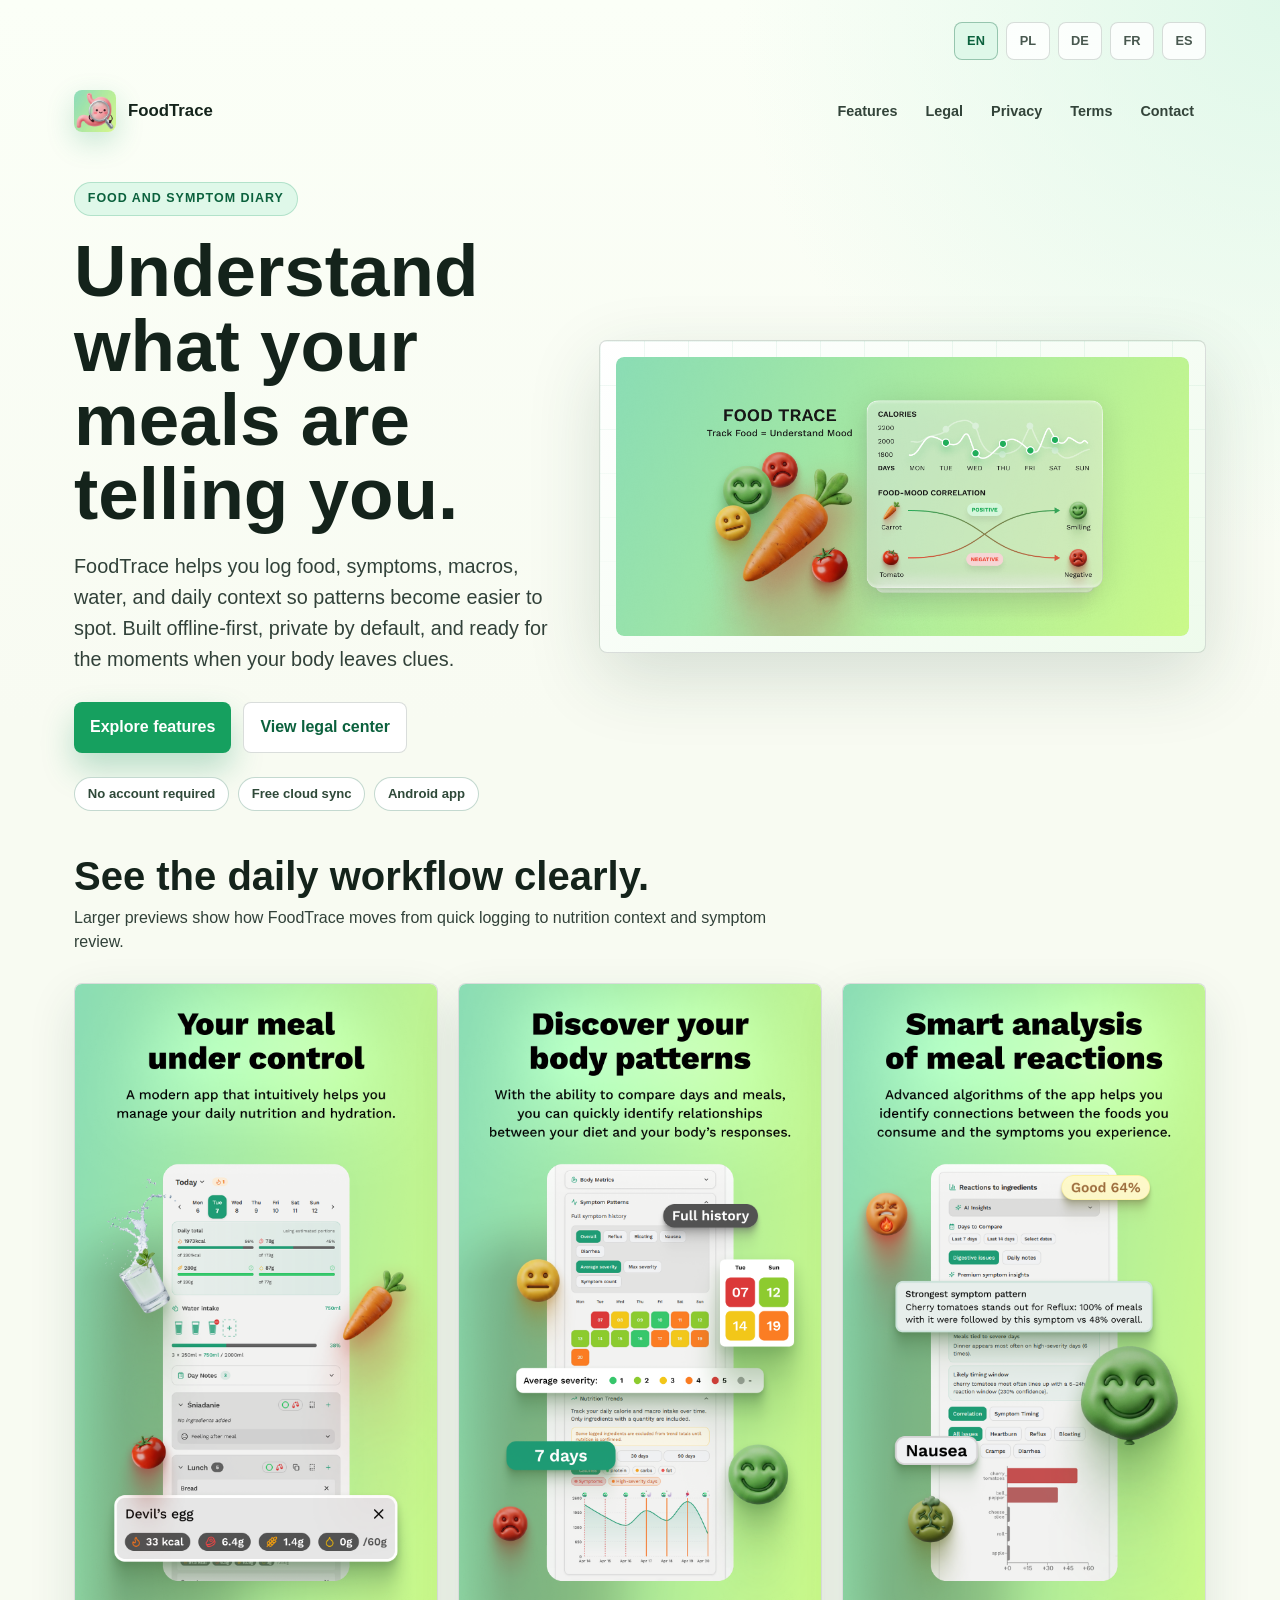
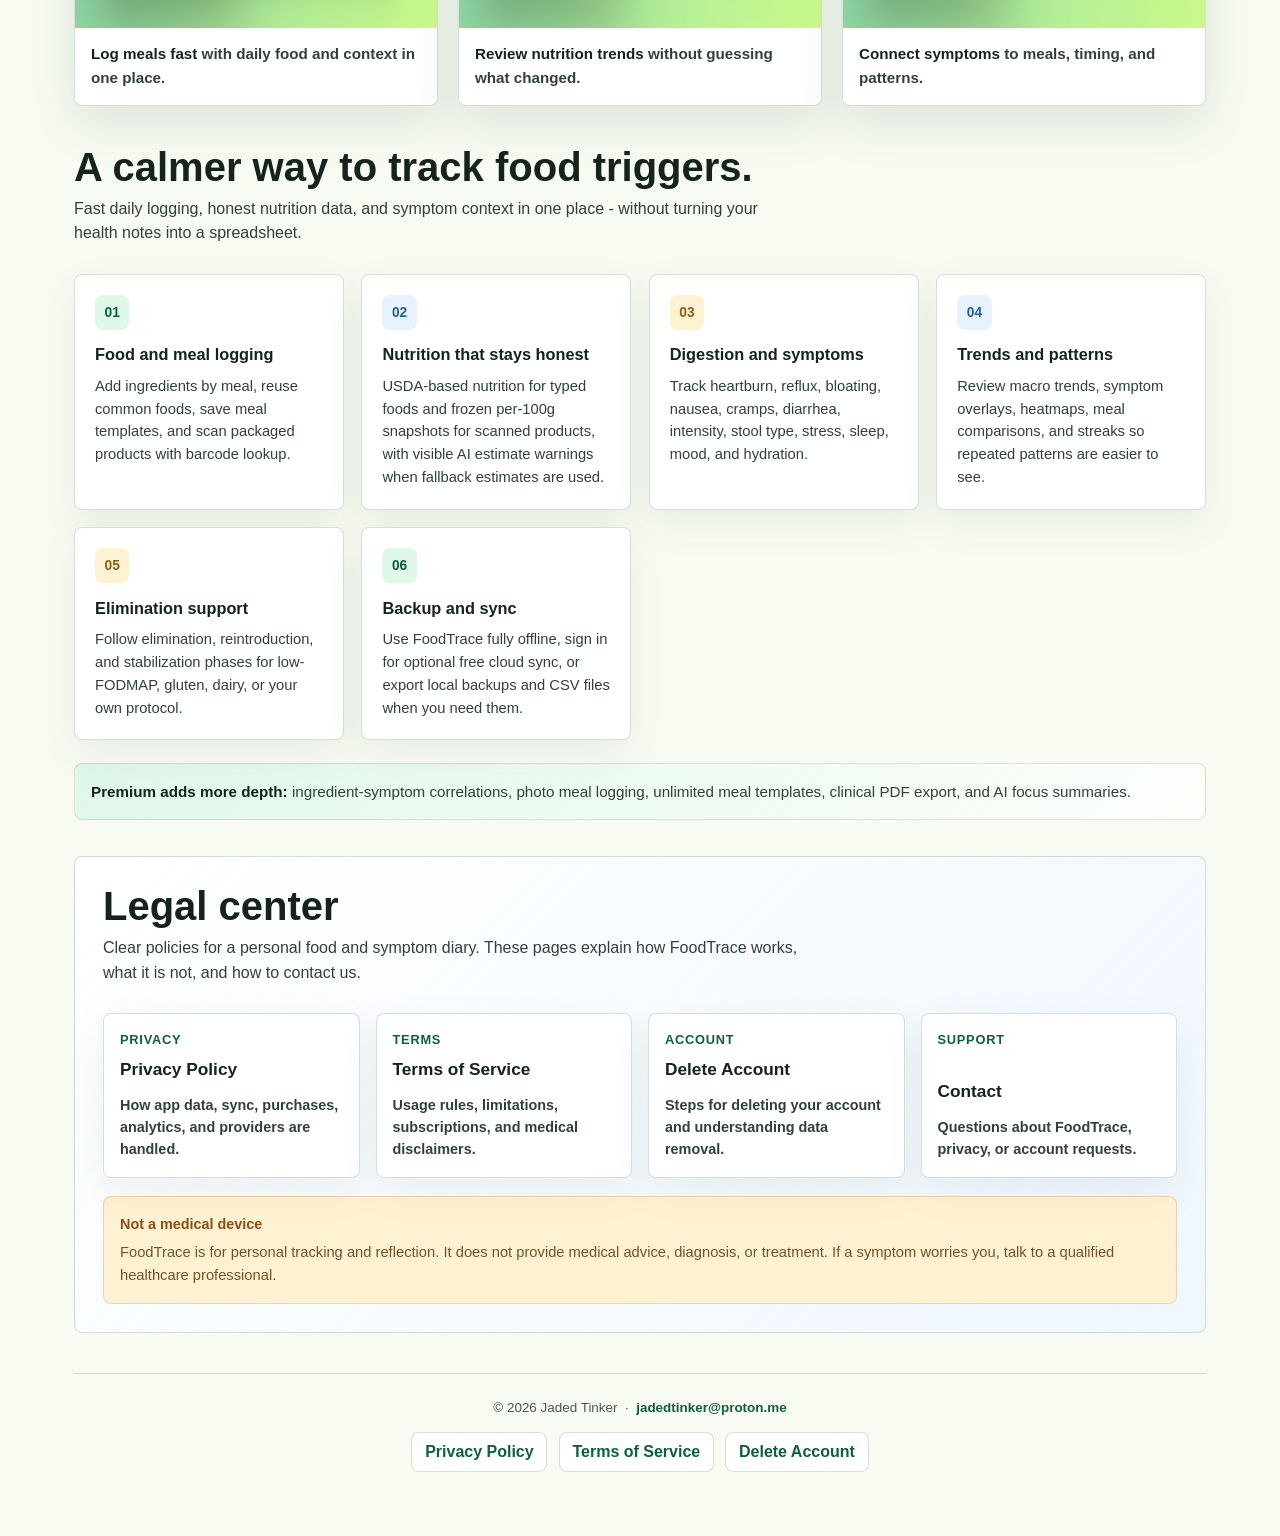
<file: index.html>
<!DOCTYPE html>
<html lang="en">
  <head>
    <meta charset="UTF-8" />
    <meta name="viewport" content="width=device-width, initial-scale=1.0" />
    <title>FoodTrace - Food &amp; symptom diary</title>
    <meta
      name="description"
      content="FoodTrace is an offline-first food and symptom diary. Log meals, macros, hydration, and symptoms to uncover patterns in how food affects you."
    />
    <link rel="icon" type="image/png" href="img/icon.png" />
    <link rel="stylesheet" href="style.css" />
    <script>
      (function () {
        var supported = ["en", "pl", "de", "fr", "es"];
        var param = new URLSearchParams(location.search).get("lang");
        var nav = (navigator.language || navigator.userLanguage || "")
          .split("-")[0]
          .toLowerCase();
        var lang =
          supported.indexOf(param) !== -1
            ? param
            : supported.indexOf(nav) !== -1
              ? nav
              : "en";
        window.SITE_LANG = lang;
        document.documentElement.lang = lang;
      })();
    </script>
    <style>
      :root {
        --home-bg: #f8fbf2;
        --home-ink: #14231b;
        --home-muted: #48584f;
        --home-green: #16a05f;
        --home-green-dark: #0b613d;
        --home-green-soft: #dff8e9;
        --home-blue-soft: #e6f2ff;
        --home-amber-soft: #fff2d2;
        --home-card: #ffffff;
        --home-border: rgba(20, 48, 31, 0.16);
        --home-shadow: 0 24px 72px rgba(28, 69, 47, 0.16);
      }

      body.legal-homepage {
        background: radial-gradient(
            circle at top right,
            rgba(221, 247, 232, 0.92),
            transparent 34rem
          ),
          linear-gradient(180deg, #fbfff7 0%, var(--home-bg) 45rem),
          var(--home-bg);
        color: var(--home-ink);
        line-height: 1.55;
        color-scheme: light;
      }

      .legal-homepage .container {
        max-width: 1180px;
        padding: 1.35rem 1rem 4rem;
      }

      .legal-homepage :where(section) {
        background: transparent;
        border: 0;
        border-radius: 0;
        box-shadow: none;
        padding: 0;
        margin: 0;
      }

      .site-header {
        display: flex;
        align-items: center;
        justify-content: space-between;
        gap: 1rem;
        padding: 0.85rem 0 1.8rem;
        margin: 0;
        border: 0;
        border-radius: 0;
        background: transparent;
        box-shadow: none;
        text-align: left;
      }

      .brand {
        display: inline-flex;
        min-height: 44px;
        align-items: center;
        gap: 0.75rem;
        color: var(--home-ink);
        text-decoration: none;
      }

      .brand:hover {
        text-decoration: none;
      }

      .brand img {
        width: 42px;
        height: 42px;
        border-radius: 8px;
        box-shadow: 0 10px 28px rgba(21, 147, 94, 0.22);
      }

      .brand span {
        font-size: 1.05rem;
        font-weight: 800;
        color: var(--home-ink);
        letter-spacing: 0;
      }

      .site-nav {
        display: flex;
        align-items: center;
        justify-content: flex-end;
        gap: 0.25rem;
        flex-wrap: wrap;
      }

      .site-nav a {
        display: inline-flex;
        min-height: 44px;
        align-items: center;
        padding: 0 0.75rem;
        border-radius: 8px;
        color: #33443a;
        font-size: 0.9rem;
        font-weight: 700;
        text-decoration: none;
      }

      .site-nav a:hover {
        background: rgba(21, 147, 94, 0.09);
        color: var(--home-green-dark);
        text-decoration: none;
      }

      .app-hero {
        display: grid;
        grid-template-columns: minmax(0, 1fr);
        gap: 3rem;
        align-items: center;
        padding: 2.5rem 0 1.5rem;
      }

      .hero-copy {
        max-width: 42rem;
      }

      .eyebrow {
        display: inline-flex;
        align-items: center;
        min-height: 34px;
        padding: 0 0.8rem;
        border: 1px solid rgba(21, 147, 94, 0.22);
        border-radius: 999px;
        background: var(--home-green-soft);
        color: var(--home-green-dark);
        font-size: 0.78rem;
        font-weight: 900;
        letter-spacing: 0.08em;
        text-transform: uppercase;
      }

      .app-hero h1 {
        margin: 1.15rem 0 1.25rem;
        color: var(--home-ink);
        font-size: clamp(2.35rem, 6vw, 4.55rem);
        line-height: 1.02;
        font-weight: 900;
        letter-spacing: 0;
      }

      .hero-lede {
        max-width: 38rem;
        margin: 0 0 1.75rem;
        color: #314139;
        font-size: clamp(1.02rem, 2vw, 1.24rem);
      }

      .hero-actions {
        display: flex;
        flex-wrap: wrap;
        gap: 0.75rem;
        margin: 1.5rem 0;
      }

      .button-link {
        display: inline-flex;
        min-height: 48px;
        align-items: center;
        justify-content: center;
        border-radius: 8px;
        padding: 0.75rem 1rem;
        font-weight: 850;
        text-decoration: none;
      }

      .button-link:hover {
        text-decoration: none;
      }

      .button-link.primary {
        background: var(--home-green);
        color: #ffffff;
        box-shadow: 0 16px 32px rgba(21, 147, 94, 0.28);
      }

      .button-link.secondary {
        border: 1px solid var(--home-border);
        background: #ffffff;
        color: var(--home-green-dark);
      }

      .hero-badges {
        display: flex;
        flex-wrap: wrap;
        gap: 0.55rem;
        margin-top: 1.4rem;
      }

      .hero-badges span {
        display: inline-flex;
        min-height: 34px;
        align-items: center;
        border: 1px solid rgba(11, 97, 61, 0.24);
        border-radius: 999px;
        padding: 0 0.8rem;
        background: #ffffff;
        color: #2f4939;
        font-size: 0.82rem;
        font-weight: 750;
      }

      .hero-panel {
        position: relative;
        padding: 1rem;
        border: 1px solid var(--home-border);
        border-radius: 8px;
        background: linear-gradient(145deg, #ffffff, #eefbec), var(--home-card);
        box-shadow: var(--home-shadow);
        overflow: hidden;
      }

      .hero-panel::before {
        content: "";
        position: absolute;
        inset: 0;
        background: linear-gradient(
            90deg,
            rgba(21, 147, 94, 0.07) 1px,
            transparent 1px
          ),
          linear-gradient(180deg, rgba(21, 147, 94, 0.07) 1px, transparent 1px);
        background-size: 44px 44px;
        mask-image: linear-gradient(180deg, black, transparent 88%);
        pointer-events: none;
      }

      .phone-showcase {
        position: relative;
        display: block;
        z-index: 1;
        overflow: hidden;
        border-radius: 8px;
        background: #dff8e9;
      }

      .feature-graphic {
        display: block;
        width: 100%;
        height: auto;
        border-radius: 8px;
      }

      .screenshot-gallery {
        margin-top: 20px;
      }

      .screenshot-grid {
        display: grid;
        grid-template-columns: repeat(3, minmax(0, 1fr));
        gap: 1.25rem;
      }

      .screenshot-card {
        margin: 0;
        overflow: hidden;
        border: 1px solid var(--home-border);
        border-radius: 8px;
        background: var(--home-card);
        box-shadow: 0 18px 48px rgba(28, 69, 47, 0.12);
      }

      .screenshot-card img {
        display: block;
        width: 100%;
        height: auto;
      }

      .screenshot-card figcaption {
        padding: 0.9rem 1rem 1rem;
        color: #314139;
        font-size: 0.95rem;
        font-weight: 750;
      }

      .screenshot-card strong {
        color: var(--home-ink);
      }

      .section-heading {
        max-width: 44rem;
        margin: 0 0 1.75rem;
      }

      .section-heading h2 {
        margin: 0 0 0.45rem;
        color: var(--home-ink);
        font-size: clamp(1.7rem, 4vw, 2.5rem);
        line-height: 1.08;
        font-weight: 900;
      }

      .section-heading p {
        margin: 0;
        color: #314139;
        font-size: 1rem;
      }

      .features-section {
        margin-top: 20px;
        padding: 1.25rem 0 1rem;
      }

      .features {
        display: grid;
        grid-template-columns: repeat(auto-fit, minmax(230px, 1fr));
        gap: 1.1rem;
      }

      .feature,
      .legal-card {
        border: 1px solid var(--home-border);
        border-radius: 8px;
        background: var(--home-card);
        box-shadow: 0 14px 38px rgba(32, 72, 48, 0.08);
      }

      .feature {
        padding: 1.25rem;
      }

      .feature-kicker {
        display: inline-flex;
        width: 2.15rem;
        height: 2.15rem;
        align-items: center;
        justify-content: center;
        border-radius: 8px;
        background: var(--home-green-soft);
        color: var(--home-green-dark);
        font-size: 0.86rem;
        font-weight: 900;
      }

      .feature:nth-child(2) .feature-kicker,
      .feature:nth-child(4) .feature-kicker {
        background: var(--home-blue-soft);
        color: #236096;
      }

      .feature:nth-child(3) .feature-kicker,
      .feature:nth-child(5) .feature-kicker {
        background: var(--home-amber-soft);
        color: #915d19;
      }

      .feature h3 {
        margin: 0.8rem 0 0.45rem;
        color: var(--home-ink);
        font-size: 1.02rem;
        font-weight: 850;
      }

      .feature p {
        margin: 0;
        color: #314139;
        font-size: 0.92rem;
      }

      .premium-note {
        margin: 1.4rem 0 0;
        border: 1px solid rgba(21, 147, 94, 0.18);
        border-radius: 8px;
        padding: 1rem;
        background: linear-gradient(
          135deg,
          var(--home-green-soft),
          rgba(255, 255, 255, 0.7)
        );
        color: #314139;
        font-size: 0.95rem;
      }

      .premium-note strong {
        color: var(--home-ink);
      }

      .legal-hub {
        margin-top: 20px;
        padding: 1.75rem;
        border: 1px solid var(--home-border);
        border-radius: 8px;
        background: linear-gradient(
            135deg,
            rgba(255, 255, 255, 0.92),
            rgba(233, 244, 255, 0.72)
          ),
          var(--home-card);
      }

      .legal-grid {
        display: grid;
        grid-template-columns: repeat(auto-fit, minmax(220px, 1fr));
        gap: 1rem;
      }

      .legal-card {
        display: flex;
        min-height: 9.2rem;
        flex-direction: column;
        justify-content: space-between;
        padding: 1rem;
        color: var(--home-ink);
        text-decoration: none;
      }

      .legal-card:hover {
        border-color: rgba(21, 147, 94, 0.38);
        color: var(--home-ink);
        text-decoration: none;
        transform: translateY(-2px);
        transition: transform 0.16s ease, border-color 0.16s ease;
      }

      .legal-card span {
        color: var(--home-green-dark);
        font-size: 0.8rem;
        font-weight: 900;
        text-transform: uppercase;
        letter-spacing: 0.06em;
      }

      .legal-card strong {
        display: block;
        margin-top: 0.35rem;
        font-size: 1.08rem;
      }

      .legal-card p {
        margin: 0.7rem 0 0;
        color: #314139;
        font-size: 0.9rem;
      }

      .disclaimer {
        margin: 1.15rem 0 0;
        border: 1px solid rgba(168, 87, 31, 0.2);
        border-radius: 8px;
        padding: 1rem;
        background: var(--home-amber-soft);
      }

      .disclaimer .disclaimer-title {
        display: block;
        margin: 0 0 0.35rem;
        color: #8a4f17;
        font-weight: 900;
      }

      .disclaimer p {
        margin: 0;
        color: #76512a;
        font-size: 0.92rem;
      }

      .legal-homepage footer {
        margin-top: 2.5rem;
        padding-top: 1.5rem;
        border-top: 1px solid var(--home-border);
      }

      .legal-homepage footer p {
        color: var(--home-muted);
      }

      .legal-homepage footer a {
        color: var(--home-green-dark);
        font-weight: 700;
      }

      @media (min-width: 860px) {
        .legal-homepage .container {
          padding-left: 1.5rem;
          padding-right: 1.5rem;
        }

        .app-hero {
          grid-template-columns: minmax(0, 0.88fr) minmax(31rem, 1.12fr);
          padding-top: 1.25rem;
        }
      }

      @media (max-width: 760px) {
        .site-header {
          align-items: flex-start;
          flex-direction: column;
        }

        .site-nav {
          justify-content: flex-start;
        }

        .site-nav a {
          padding: 0 0.65rem;
        }

        .hero-actions .button-link {
          width: 100%;
        }

        .hero-panel {
          padding: 0.65rem;
        }

        .screenshot-grid {
          grid-template-columns: 1fr;
          gap: 1rem;
        }

        .screenshot-gallery {
          padding-bottom: 4rem;
        }

        .features-section {
          padding-top: 1.25rem;
        }
      }

      @media (max-width: 480px) {
        .legal-homepage .container {
          padding-left: 0.85rem;
          padding-right: 0.85rem;
        }

        .app-hero h1 {
          font-size: 2.35rem;
        }

        .legal-hub {
          padding: 0.85rem;
        }
      }
    </style>
  </head>
  <body class="legal-homepage">
    <div class="container">
      <nav class="lang-switcher" id="lang-switcher" aria-label="Language">
        <a href="?lang=en">EN</a>
        <a href="?lang=pl">PL</a>
        <a href="?lang=de">DE</a>
        <a href="?lang=fr">FR</a>
        <a href="?lang=es">ES</a>
      </nav>

      <header class="site-header">
        <a class="brand" href="./" aria-label="FoodTrace home">
          <img src="img/icon.png" alt="FoodTrace icon" />
          <span>FoodTrace</span>
        </a>
        <nav class="site-nav" aria-label="Main navigation">
          <a href="#features" data-i18n="nav.features">Features</a>
          <a href="#legal" data-i18n="nav.legal">Legal</a>
          <a href="privacy.html" data-i18n="nav.privacy" data-localized-link="true">Privacy</a>
          <a href="terms.html" data-i18n="nav.terms" data-localized-link="true">Terms</a>
          <a href="mailto:jadedtinker@proton.me" data-i18n="nav.contact">Contact</a>
        </nav>
      </header>

      <main>
        <section class="app-hero" aria-labelledby="hero-title">
          <div class="hero-copy">
            <span class="eyebrow" data-i18n="hero.eyebrow">Food &amp; symptom diary</span>
            <h1 id="hero-title" data-i18n="hero.title">Understand what your meals are telling you.</h1>
            <p class="hero-lede" data-i18n="hero.lede">
              FoodTrace helps you log food, symptoms, macros, water, and daily
              context so patterns become easier to spot. Built offline-first,
              private by default, and ready for the moments when your body
              leaves clues.
            </p>
            <div class="hero-actions" aria-label="Important links">
              <a class="button-link primary" href="#features" data-i18n="hero.primaryCta"
                >Explore features</a
              >
              <a class="button-link secondary" href="#legal" data-i18n="hero.secondaryCta"
                >View legal center</a
              >
            </div>
            <div class="hero-badges" aria-label="FoodTrace highlights">
              <span data-i18n="hero.badgeAccount">No account required</span>
              <span data-i18n="hero.badgeSync">Free cloud sync</span>
              <span data-i18n="hero.badgeAndroid">Android app</span>
            </div>
          </div>

          <div class="hero-panel" aria-label="FoodTrace app screenshots">
            <div class="phone-showcase">
              <img
                class="feature-graphic"
                src="img/feature-graphic.png"
                alt="FoodTrace app preview showing meal, symptom, and analysis screens"
                data-i18n-alt="images.featureAlt"
                loading="eager"
              />
            </div>
          </div>
        </section>

        <section class="screenshot-gallery" aria-labelledby="screens-title">
          <div class="section-heading">
            <h2 id="screens-title" data-i18n="screens.title">See the daily workflow clearly.</h2>
            <p data-i18n="screens.lede">
              Larger previews show how FoodTrace moves from quick logging to
              nutrition context and symptom review.
            </p>
          </div>
          <div class="screenshot-grid">
            <figure class="screenshot-card">
              <img
                src="img/screen-1.png"
                alt="FoodTrace meal log screen"
                data-i18n-alt="images.screen1Alt"
                loading="lazy"
              />
              <figcaption>
                <strong data-i18n="screens.card1Title">Log meals fast</strong>
                <span data-i18n="screens.card1Text">with daily food and context in one place.</span>
              </figcaption>
            </figure>
            <figure class="screenshot-card">
              <img
                src="img/screen-2.png"
                alt="FoodTrace nutrition trends screen"
                data-i18n-alt="images.screen2Alt"
                loading="lazy"
              />
              <figcaption>
                <strong data-i18n="screens.card2Title">Review nutrition trends</strong>
                <span data-i18n="screens.card2Text">without guessing what changed.</span>
              </figcaption>
            </figure>
            <figure class="screenshot-card">
              <img
                src="img/screen-3.png"
                alt="FoodTrace symptom tracking screen"
                data-i18n-alt="images.screen3Alt"
                loading="lazy"
              />
              <figcaption>
                <strong data-i18n="screens.card3Title">Connect symptoms</strong>
                <span data-i18n="screens.card3Text">to meals, timing, and patterns.</span>
              </figcaption>
            </figure>
          </div>
        </section>

        <section
          class="features-section"
          id="features"
          aria-labelledby="features-title"
        >
          <div class="section-heading">
            <h2 id="features-title" data-i18n="features.title">A calmer way to track food triggers.</h2>
            <p data-i18n="features.lede">
              Fast daily logging, honest nutrition data, and symptom context in
              one place - without turning your health notes into a spreadsheet.
            </p>
          </div>

          <div class="features">
            <article class="feature">
              <span class="feature-kicker">01</span>
              <h3 data-i18n="features.card1Title">Food &amp; meal logging</h3>
              <p data-i18n="features.card1Text">
                Add ingredients by meal, reuse common foods, save meal
                templates, and scan packaged products with barcode lookup.
              </p>
            </article>
            <article class="feature">
              <span class="feature-kicker">02</span>
              <h3 data-i18n="features.card2Title">Nutrition that stays honest</h3>
              <p data-i18n="features.card2Text">
                USDA-based nutrition for typed foods and frozen per-100g
                snapshots for scanned products, with visible AI estimate
                warnings when fallback estimates are used.
              </p>
            </article>
            <article class="feature">
              <span class="feature-kicker">03</span>
              <h3 data-i18n="features.card3Title">Digestion &amp; symptoms</h3>
              <p data-i18n="features.card3Text">
                Track heartburn, reflux, bloating, nausea, cramps, diarrhea,
                intensity, stool type, stress, sleep, mood, and hydration.
              </p>
            </article>
            <article class="feature">
              <span class="feature-kicker">04</span>
              <h3 data-i18n="features.card4Title">Trends &amp; patterns</h3>
              <p data-i18n="features.card4Text">
                Review macro trends, symptom overlays, heatmaps, meal
                comparisons, and streaks so repeated patterns are easier to see.
              </p>
            </article>
            <article class="feature">
              <span class="feature-kicker">05</span>
              <h3 data-i18n="features.card5Title">Elimination support</h3>
              <p data-i18n="features.card5Text">
                Follow elimination, reintroduction, and stabilization phases for
                low-FODMAP, gluten, dairy, or your own protocol.
              </p>
            </article>
            <article class="feature">
              <span class="feature-kicker">06</span>
              <h3 data-i18n="features.card6Title">Backup &amp; sync</h3>
              <p data-i18n="features.card6Text">
                Use FoodTrace fully offline, sign in for optional free cloud
                sync, or export local backups and CSV files when you need them.
              </p>
            </article>
          </div>

          <p class="premium-note">
            <strong data-i18n="premium.title">Premium adds more depth:</strong>
            <span data-i18n="premium.text">ingredient-symptom correlations, photo meal logging, unlimited meal templates, clinical PDF export, and AI focus summaries.</span>
          </p>
        </section>

        <section class="legal-hub" id="legal" aria-labelledby="legal-title">
          <div class="section-heading">
            <h2 id="legal-title" data-i18n="legal.title">Legal center</h2>
            <p data-i18n="legal.lede">
              Clear policies for a personal food and symptom diary. These pages
              explain how FoodTrace works, what it is not, and how to contact
              us.
            </p>
          </div>

          <div class="legal-grid">
            <a class="legal-card" href="privacy.html" data-localized-link="true">
              <span data-i18n="legal.privacyKicker">Privacy</span>
              <div>
                <strong data-i18n="legal.privacyTitle">Privacy Policy</strong>
                <p data-i18n="legal.privacyText">
                  How app data, sync, purchases, analytics, and providers are
                  handled.
                </p>
              </div>
            </a>
            <a class="legal-card" href="terms.html" data-localized-link="true">
              <span data-i18n="legal.termsKicker">Terms</span>
              <div>
                <strong data-i18n="legal.termsTitle">Terms of Service</strong>
                <p data-i18n="legal.termsText">
                  Usage rules, limitations, subscriptions, and medical
                  disclaimers.
                </p>
              </div>
            </a>
            <a class="legal-card" href="delete-account.html" data-localized-link="true">
              <span data-i18n="legal.accountKicker">Account</span>
              <div>
                <strong data-i18n="legal.accountTitle">Delete Account</strong>
                <p data-i18n="legal.accountText">
                  Steps for deleting your account and understanding data
                  removal.
                </p>
              </div>
            </a>
            <a class="legal-card" href="mailto:jadedtinker@proton.me">
              <span data-i18n="legal.supportKicker">Support</span>
              <div>
                <strong data-i18n="legal.supportTitle">Contact</strong>
                <p data-i18n="legal.supportText">Questions about FoodTrace, privacy, or account requests.</p>
              </div>
            </a>
          </div>

          <div class="disclaimer">
            <span class="disclaimer-title" data-i18n="disclaimer.title">Not a medical device</span>
            <p data-i18n="disclaimer.text">
              FoodTrace is for personal tracking and reflection. It does not
              provide medical advice, diagnosis, or treatment. If a symptom
              worries you, talk to a qualified healthcare professional.
            </p>
          </div>
        </section>
      </main>

      <footer>
        <p>
          &#169; 2026 Jaded Tinker &#160;·&#160;
          <a href="mailto:jadedtinker@proton.me">jadedtinker@proton.me</a>
        </p>
        <div class="footer-links">
          <a href="privacy.html" data-i18n="footer.privacy" data-localized-link="true">Privacy Policy</a>
          <a href="terms.html" data-i18n="footer.terms" data-localized-link="true">Terms of Service</a>
          <a href="delete-account.html" data-i18n="footer.delete" data-localized-link="true">Delete Account</a>
        </div>
      </footer>
    </div>

    <script>
      (function () {
        var translations = {
          en: {
            pageTitle: "FoodTrace - Food and symptom diary",
            pageDescription:
              "FoodTrace is an offline-first food and symptom diary. Log meals, macros, hydration, and symptoms to uncover patterns in how food affects you.",
            nav: {
              features: "Features",
              legal: "Legal",
              privacy: "Privacy",
              terms: "Terms",
              contact: "Contact",
            },
            hero: {
              eyebrow: "Food and symptom diary",
              title: "Understand what your meals are telling you.",
              lede:
                "FoodTrace helps you log food, symptoms, macros, water, and daily context so patterns become easier to spot. Built offline-first, private by default, and ready for the moments when your body leaves clues.",
              primaryCta: "Explore features",
              secondaryCta: "View legal center",
              badgeAccount: "No account required",
              badgeSync: "Free cloud sync",
              badgeAndroid: "Android app",
            },
            images: {
              featureAlt:
                "FoodTrace app preview showing meal, symptom, and analysis screens",
              screen1Alt: "FoodTrace meal log screen",
              screen2Alt: "FoodTrace nutrition trends screen",
              screen3Alt: "FoodTrace symptom tracking screen",
            },
            screens: {
              title: "See the daily workflow clearly.",
              lede:
                "Larger previews show how FoodTrace moves from quick logging to nutrition context and symptom review.",
              card1Title: "Log meals fast",
              card1Text: "with daily food and context in one place.",
              card2Title: "Review nutrition trends",
              card2Text: "without guessing what changed.",
              card3Title: "Connect symptoms",
              card3Text: "to meals, timing, and patterns.",
            },
            features: {
              title: "A calmer way to track food triggers.",
              lede:
                "Fast daily logging, honest nutrition data, and symptom context in one place - without turning your health notes into a spreadsheet.",
              card1Title: "Food and meal logging",
              card1Text:
                "Add ingredients by meal, reuse common foods, save meal templates, and scan packaged products with barcode lookup.",
              card2Title: "Nutrition that stays honest",
              card2Text:
                "USDA-based nutrition for typed foods and frozen per-100g snapshots for scanned products, with visible AI estimate warnings when fallback estimates are used.",
              card3Title: "Digestion and symptoms",
              card3Text:
                "Track heartburn, reflux, bloating, nausea, cramps, diarrhea, intensity, stool type, stress, sleep, mood, and hydration.",
              card4Title: "Trends and patterns",
              card4Text:
                "Review macro trends, symptom overlays, heatmaps, meal comparisons, and streaks so repeated patterns are easier to see.",
              card5Title: "Elimination support",
              card5Text:
                "Follow elimination, reintroduction, and stabilization phases for low-FODMAP, gluten, dairy, or your own protocol.",
              card6Title: "Backup and sync",
              card6Text:
                "Use FoodTrace fully offline, sign in for optional free cloud sync, or export local backups and CSV files when you need them.",
            },
            premium: {
              title: "Premium adds more depth:",
              text:
                "ingredient-symptom correlations, photo meal logging, unlimited meal templates, clinical PDF export, and AI focus summaries.",
            },
            legal: {
              title: "Legal center",
              lede:
                "Clear policies for a personal food and symptom diary. These pages explain how FoodTrace works, what it is not, and how to contact us.",
              privacyKicker: "Privacy",
              privacyTitle: "Privacy Policy",
              privacyText:
                "How app data, sync, purchases, analytics, and providers are handled.",
              termsKicker: "Terms",
              termsTitle: "Terms of Service",
              termsText:
                "Usage rules, limitations, subscriptions, and medical disclaimers.",
              accountKicker: "Account",
              accountTitle: "Delete Account",
              accountText:
                "Steps for deleting your account and understanding data removal.",
              supportKicker: "Support",
              supportTitle: "Contact",
              supportText:
                "Questions about FoodTrace, privacy, or account requests.",
            },
            disclaimer: {
              title: "Not a medical device",
              text:
                "FoodTrace is for personal tracking and reflection. It does not provide medical advice, diagnosis, or treatment. If a symptom worries you, talk to a qualified healthcare professional.",
            },
            footer: {
              privacy: "Privacy Policy",
              terms: "Terms of Service",
              delete: "Delete Account",
            },
          },
          pl: {
            pageTitle: "FoodTrace - Dziennik jedzenia i objawów",
            pageDescription:
              "FoodTrace to dziennik jedzenia i objawów działający offline. Zapisuj posiłki, makra, nawodnienie i objawy, aby odkrywać wzorce w tym, jak jedzenie na Ciebie wpływa.",
            nav: {
              features: "Funkcje",
              legal: "Dokumenty",
              privacy: "Prywatność",
              terms: "Warunki",
              contact: "Kontakt",
            },
            hero: {
              eyebrow: "Dziennik jedzenia i objawów",
              title: "Zrozum, co mówią Ci Twoje posiłki.",
              lede:
                "FoodTrace pomaga zapisywać jedzenie, objawy, makra, wodę i codzienny kontekst, aby łatwiej zauważyć wzorce. Działa najpierw offline, domyślnie chroni prywatność i pomaga wtedy, gdy ciało zostawia wskazówki.",
              primaryCta: "Zobacz funkcje",
              secondaryCta: "Centrum prawne",
              badgeAccount: "Konto nie jest wymagane",
              badgeSync: "Darmowa synchronizacja",
              badgeAndroid: "Aplikacja Android",
            },
            images: {
              featureAlt:
                "Podgląd aplikacji FoodTrace z ekranami posiłków, objawów i analizy",
              screen1Alt: "Ekran dziennika posiłków FoodTrace",
              screen2Alt: "Ekran trendów żywieniowych FoodTrace",
              screen3Alt: "Ekran śledzenia objawów FoodTrace",
            },
            screens: {
              title: "Zobacz codzienny przepływ pracy.",
              lede:
                "Większe podglądy pokazują, jak FoodTrace prowadzi od szybkiego zapisu do kontekstu żywieniowego i przeglądu objawów.",
              card1Title: "Szybko zapisuj posiłki",
              card1Text: "z jedzeniem i codziennym kontekstem w jednym miejscu.",
              card2Title: "Przeglądaj trendy żywieniowe",
              card2Text: "bez zgadywania, co się zmieniło.",
              card3Title: "Łącz objawy",
              card3Text: "z posiłkami, czasem i wzorcami.",
            },
            features: {
              title: "Spokojniejszy sposób śledzenia wyzwalaczy.",
              lede:
                "Szybki dziennik, uczciwe dane żywieniowe i kontekst objawów w jednym miejscu - bez zamieniania notatek zdrowotnych w arkusz kalkulacyjny.",
              card1Title: "Zapisywanie jedzenia i posiłków",
              card1Text:
                "Dodawaj składniki według posiłków, używaj częstych produktów, zapisuj szablony i skanuj produkty pakowane kodem kreskowym.",
              card2Title: "Uczciwe dane żywieniowe",
              card2Text:
                "Dane USDA dla wpisywanych produktów i zamrożone wartości na 100 g dla skanów, z widocznym ostrzeżeniem przy szacunkach AI.",
              card3Title: "Trawienie i objawy",
              card3Text:
                "Śledź zgagę, refluks, wzdęcia, nudności, skurcze, biegunkę, intensywność, typ stolca, stres, sen, nastrój i nawodnienie.",
              card4Title: "Trendy i wzorce",
              card4Text:
                "Przeglądaj trendy makro, nakładki objawów, mapy cieplne, porównania posiłków i serie, aby łatwiej zobaczyć powtarzalne wzorce.",
              card5Title: "Wsparcie eliminacji",
              card5Text:
                "Przechodź przez fazy eliminacji, reintrodukcji i stabilizacji dla low-FODMAP, glutenu, nabiału lub własnego protokołu.",
              card6Title: "Kopia zapasowa i synchronizacja",
              card6Text:
                "Korzystaj z FoodTrace offline, zaloguj się do opcjonalnej darmowej synchronizacji albo eksportuj lokalne kopie i pliki CSV.",
            },
            premium: {
              title: "Premium dodaje więcej głębi:",
              text:
                "korelacje składników i objawów, zdjęciowe dodawanie posiłków, nielimitowane szablony, kliniczny eksport PDF i podsumowania AI.",
            },
            legal: {
              title: "Centrum prawne",
              lede:
                "Jasne zasady dla osobistego dziennika jedzenia i objawów. Te strony wyjaśniają, jak działa FoodTrace, czym nie jest i jak się z nami skontaktować.",
              privacyKicker: "Prywatność",
              privacyTitle: "Polityka prywatności",
              privacyText:
                "Jak obsługiwane są dane aplikacji, synchronizacja, zakupy, analityka i dostawcy.",
              termsKicker: "Warunki",
              termsTitle: "Warunki korzystania",
              termsText:
                "Zasady użycia, ograniczenia, subskrypcje i zastrzeżenia medyczne.",
              accountKicker: "Konto",
              accountTitle: "Usuń konto",
              accountText:
                "Kroki usuwania konta i informacje o usuwaniu danych.",
              supportKicker: "Wsparcie",
              supportTitle: "Kontakt",
              supportText:
                "Pytania o FoodTrace, prywatność lub prośby dotyczące konta.",
            },
            disclaimer: {
              title: "To nie jest urządzenie medyczne",
              text:
                "FoodTrace służy do osobistego śledzenia i refleksji. Nie zapewnia porady medycznej, diagnozy ani leczenia. Jeśli objaw Cię niepokoi, skontaktuj się z wykwalifikowanym specjalistą ochrony zdrowia.",
            },
            footer: {
              privacy: "Polityka prywatności",
              terms: "Warunki korzystania",
              delete: "Usuń konto",
            },
          },
          de: {
            pageTitle: "FoodTrace - Essens- und Symptomtagebuch",
            pageDescription:
              "FoodTrace ist ein offlinefähiges Essens- und Symptomtagebuch. Protokolliere Mahlzeiten, Makros, Wasser und Symptome, um Muster zu erkennen.",
            nav: {
              features: "Funktionen",
              legal: "Rechtliches",
              privacy: "Datenschutz",
              terms: "Bedingungen",
              contact: "Kontakt",
            },
            hero: {
              eyebrow: "Essens- und Symptomtagebuch",
              title: "Verstehe, was deine Mahlzeiten dir sagen.",
              lede:
                "FoodTrace hilft dir, Essen, Symptome, Makros, Wasser und täglichen Kontext zu erfassen, damit Muster leichter sichtbar werden. Offline zuerst, standardmäßig privat und bereit für die Hinweise deines Körpers.",
              primaryCta: "Funktionen ansehen",
              secondaryCta: "Rechtszentrum ansehen",
              badgeAccount: "Kein Konto erforderlich",
              badgeSync: "Kostenlose Cloud-Synchronisierung",
              badgeAndroid: "Android-App",
            },
            images: {
              featureAlt:
                "FoodTrace App-Vorschau mit Mahlzeiten-, Symptom- und Analysebildschirmen",
              screen1Alt: "FoodTrace Mahlzeitenprotokoll",
              screen2Alt: "FoodTrace Ernährungstrends",
              screen3Alt: "FoodTrace Symptomverfolgung",
            },
            screens: {
              title: "Sieh den täglichen Ablauf klar.",
              lede:
                "Größere Vorschauen zeigen, wie FoodTrace vom schnellen Protokollieren zu Ernährungskontext und Symptomüberblick führt.",
              card1Title: "Mahlzeiten schnell protokollieren",
              card1Text: "mit Essen und täglichem Kontext an einem Ort.",
              card2Title: "Ernährungstrends prüfen",
              card2Text: "ohne zu raten, was sich geändert hat.",
              card3Title: "Symptome verbinden",
              card3Text: "mit Mahlzeiten, Zeitpunkt und Mustern.",
            },
            features: {
              title: "Eine ruhigere Art, Auslöser zu verfolgen.",
              lede:
                "Schnelles tägliches Protokollieren, ehrliche Nährwertdaten und Symptomkontext an einem Ort - ohne Gesundheitsnotizen zur Tabelle zu machen.",
              card1Title: "Essen und Mahlzeiten protokollieren",
              card1Text:
                "Füge Zutaten nach Mahlzeit hinzu, nutze häufige Lebensmittel erneut, speichere Vorlagen und scanne verpackte Produkte per Barcode.",
              card2Title: "Nährwerte, die ehrlich bleiben",
              card2Text:
                "USDA-basierte Nährwerte für eingegebene Lebensmittel und eingefrorene Werte pro 100 g für Scans, mit sichtbaren Warnungen bei KI-Schätzungen.",
              card3Title: "Verdauung und Symptome",
              card3Text:
                "Verfolge Sodbrennen, Reflux, Blähungen, Übelkeit, Krämpfe, Durchfall, Intensität, Stuhltyp, Stress, Schlaf, Stimmung und Wasser.",
              card4Title: "Trends und Muster",
              card4Text:
                "Prüfe Makrotrends, Symptom-Overlays, Heatmaps, Mahlzeitenvergleiche und Serien, damit wiederkehrende Muster leichter sichtbar werden.",
              card5Title: "Eliminationsunterstützung",
              card5Text:
                "Begleite Eliminations-, Wiedereinführungs- und Stabilisierungsphasen für Low-FODMAP, Gluten, Milchprodukte oder dein eigenes Protokoll.",
              card6Title: "Backup und Synchronisierung",
              card6Text:
                "Nutze FoodTrace vollständig offline, melde dich für optionale kostenlose Cloud-Synchronisierung an oder exportiere lokale Backups und CSV-Dateien.",
            },
            premium: {
              title: "Premium bietet mehr Tiefe:",
              text:
                "Korrelationen zwischen Zutaten und Symptomen, Foto-Mahlzeitenprotokoll, unbegrenzte Vorlagen, klinischer PDF-Export und KI-Fokuszusammenfassungen.",
            },
            legal: {
              title: "Rechtszentrum",
              lede:
                "Klare Richtlinien für ein persönliches Essens- und Symptomtagebuch. Diese Seiten erklären, wie FoodTrace funktioniert, was es nicht ist und wie du uns kontaktierst.",
              privacyKicker: "Datenschutz",
              privacyTitle: "Datenschutzerklärung",
              privacyText:
                "Wie App-Daten, Synchronisierung, Käufe, Analysen und Anbieter behandelt werden.",
              termsKicker: "Bedingungen",
              termsTitle: "Nutzungsbedingungen",
              termsText:
                "Nutzungsregeln, Einschränkungen, Abonnements und medizinische Hinweise.",
              accountKicker: "Konto",
              accountTitle: "Konto löschen",
              accountText:
                "Schritte zum Löschen deines Kontos und Hinweise zur Datenentfernung.",
              supportKicker: "Support",
              supportTitle: "Kontakt",
              supportText:
                "Fragen zu FoodTrace, Datenschutz oder Kontoanfragen.",
            },
            disclaimer: {
              title: "Kein Medizinprodukt",
              text:
                "FoodTrace dient der persönlichen Verfolgung und Reflexion. Es bietet keine medizinische Beratung, Diagnose oder Behandlung. Wenn dich ein Symptom beunruhigt, sprich mit qualifiziertem medizinischem Fachpersonal.",
            },
            footer: {
              privacy: "Datenschutzerklärung",
              terms: "Nutzungsbedingungen",
              delete: "Konto löschen",
            },
          },
          fr: {
            pageTitle: "FoodTrace - Journal alimentaire et symptômes",
            pageDescription:
              "FoodTrace est un journal alimentaire et de symptômes utilisable hors ligne. Notez repas, macros, hydratation et symptômes pour repérer des tendances.",
            nav: {
              features: "Fonctions",
              legal: "Légal",
              privacy: "Confidentialité",
              terms: "Conditions",
              contact: "Contact",
            },
            hero: {
              eyebrow: "Journal alimentaire et symptômes",
              title: "Comprenez ce que vos repas vous disent.",
              lede:
                "FoodTrace vous aide à noter aliments, symptômes, macros, eau et contexte quotidien afin de mieux voir les tendances. Conçu pour fonctionner hors ligne, privé par défaut et utile quand votre corps laisse des indices.",
              primaryCta: "Voir les fonctions",
              secondaryCta: "Voir le centre légal",
              badgeAccount: "Aucun compte requis",
              badgeSync: "Synchronisation cloud gratuite",
              badgeAndroid: "Application Android",
            },
            images: {
              featureAlt:
                "Aperçu de FoodTrace avec écrans de repas, symptômes et analyse",
              screen1Alt: "Écran du journal des repas FoodTrace",
              screen2Alt: "Écran des tendances nutritionnelles FoodTrace",
              screen3Alt: "Écran de suivi des symptômes FoodTrace",
            },
            screens: {
              title: "Visualisez clairement le quotidien.",
              lede:
                "De grands aperçus montrent comment FoodTrace relie la saisie rapide au contexte nutritionnel et au suivi des symptômes.",
              card1Title: "Notez vite vos repas",
              card1Text: "avec aliments et contexte quotidien au même endroit.",
              card2Title: "Analysez les tendances nutritionnelles",
              card2Text: "sans deviner ce qui a changé.",
              card3Title: "Reliez les symptômes",
              card3Text: "aux repas, au moment et aux tendances.",
            },
            features: {
              title: "Une façon plus calme de suivre les déclencheurs.",
              lede:
                "Une saisie quotidienne rapide, des données nutritionnelles honnêtes et le contexte des symptômes au même endroit - sans transformer vos notes santé en tableur.",
              card1Title: "Journal des aliments et repas",
              card1Text:
                "Ajoutez des ingrédients par repas, réutilisez vos aliments fréquents, enregistrez des modèles et scannez les produits emballés.",
              card2Title: "Une nutrition transparente",
              card2Text:
                "Données USDA pour les aliments saisis et valeurs figées par 100 g pour les scans, avec avertissements visibles pour les estimations IA.",
              card3Title: "Digestion et symptômes",
              card3Text:
                "Suivez brûlures, reflux, ballonnements, nausées, crampes, diarrhée, intensité, type de selles, stress, sommeil, humeur et hydratation.",
              card4Title: "Tendances et motifs",
              card4Text:
                "Consultez tendances macro, superpositions de symptômes, cartes de chaleur, comparaisons de repas et séries pour mieux repérer les répétitions.",
              card5Title: "Support d’élimination",
              card5Text:
                "Suivez les phases d’élimination, de réintroduction et de stabilisation pour low-FODMAP, gluten, produits laitiers ou votre protocole.",
              card6Title: "Sauvegarde et synchronisation",
              card6Text:
                "Utilisez FoodTrace hors ligne, connectez-vous pour la synchronisation cloud gratuite optionnelle ou exportez sauvegardes locales et CSV.",
            },
            premium: {
              title: "Premium ajoute plus de profondeur :",
              text:
                "corrélations ingrédients-symptômes, journal photo des repas, modèles illimités, export PDF clinique et résumés ciblés par IA.",
            },
            legal: {
              title: "Centre légal",
              lede:
                "Des règles claires pour un journal personnel d’alimentation et de symptômes. Ces pages expliquent comment FoodTrace fonctionne, ce qu’il n’est pas et comment nous contacter.",
              privacyKicker: "Confidentialité",
              privacyTitle: "Politique de confidentialité",
              privacyText:
                "Comment les données de l’app, la synchronisation, les achats, l’analyse et les fournisseurs sont gérés.",
              termsKicker: "Conditions",
              termsTitle: "Conditions d’utilisation",
              termsText:
                "Règles d’utilisation, limites, abonnements et avertissements médicaux.",
              accountKicker: "Compte",
              accountTitle: "Supprimer le compte",
              accountText:
                "Étapes de suppression du compte et explications sur la suppression des données.",
              supportKicker: "Aide",
              supportTitle: "Contact",
              supportText:
                "Questions sur FoodTrace, la confidentialité ou les demandes liées au compte.",
            },
            disclaimer: {
              title: "Ce n’est pas un dispositif médical",
              text:
                "FoodTrace sert au suivi personnel et à la réflexion. Il ne fournit pas de conseil médical, de diagnostic ou de traitement. Si un symptôme vous inquiète, consultez un professionnel de santé qualifié.",
            },
            footer: {
              privacy: "Politique de confidentialité",
              terms: "Conditions d’utilisation",
              delete: "Supprimer le compte",
            },
          },
          es: {
            pageTitle: "FoodTrace - Diario de comida y síntomas",
            pageDescription:
              "FoodTrace es un diario de comida y síntomas que funciona sin conexión. Registra comidas, macros, hidratación y síntomas para descubrir patrones.",
            nav: {
              features: "Funciones",
              legal: "Legal",
              privacy: "Privacidad",
              terms: "Términos",
              contact: "Contacto",
            },
            hero: {
              eyebrow: "Diario de comida y síntomas",
              title: "Entiende qué te dicen tus comidas.",
              lede:
                "FoodTrace te ayuda a registrar comida, síntomas, macros, agua y contexto diario para ver patrones con más claridad. Funciona primero sin conexión, es privado por defecto y está listo cuando tu cuerpo deja pistas.",
              primaryCta: "Ver funciones",
              secondaryCta: "Ver centro legal",
              badgeAccount: "No requiere cuenta",
              badgeSync: "Sincronización gratis",
              badgeAndroid: "Aplicación Android",
            },
            images: {
              featureAlt:
                "Vista previa de FoodTrace con pantallas de comidas, síntomas y análisis",
              screen1Alt: "Pantalla de registro de comidas de FoodTrace",
              screen2Alt: "Pantalla de tendencias nutricionales de FoodTrace",
              screen3Alt: "Pantalla de seguimiento de síntomas de FoodTrace",
            },
            screens: {
              title: "Ve claramente el flujo diario.",
              lede:
                "Las vistas más grandes muestran cómo FoodTrace pasa del registro rápido al contexto nutricional y la revisión de síntomas.",
              card1Title: "Registra comidas rápido",
              card1Text: "con comida y contexto diario en un solo lugar.",
              card2Title: "Revisa tendencias nutricionales",
              card2Text: "sin adivinar qué cambió.",
              card3Title: "Conecta síntomas",
              card3Text: "con comidas, horarios y patrones.",
            },
            features: {
              title: "Una forma más tranquila de seguir desencadenantes.",
              lede:
                "Registro diario rápido, datos nutricionales honestos y contexto de síntomas en un lugar - sin convertir tus notas de salud en una hoja de cálculo.",
              card1Title: "Registro de comida y comidas",
              card1Text:
                "Añade ingredientes por comida, reutiliza alimentos frecuentes, guarda plantillas y escanea productos envasados con código de barras.",
              card2Title: "Nutrición que se mantiene honesta",
              card2Text:
                "Nutrición basada en USDA para alimentos escritos y valores congelados por 100 g para escaneos, con advertencias visibles para estimaciones de IA.",
              card3Title: "Digestión y síntomas",
              card3Text:
                "Registra acidez, reflujo, hinchazón, náuseas, cólicos, diarrea, intensidad, tipo de heces, estrés, sueño, ánimo e hidratación.",
              card4Title: "Tendencias y patrones",
              card4Text:
                "Revisa tendencias de macros, superposiciones de síntomas, mapas de calor, comparaciones de comidas y rachas para ver patrones repetidos.",
              card5Title: "Apoyo de eliminación",
              card5Text:
                "Sigue fases de eliminación, reintroducción y estabilización para low-FODMAP, gluten, lácteos o tu propio protocolo.",
              card6Title: "Copia y sincronización",
              card6Text:
                "Usa FoodTrace sin conexión, inicia sesión para sincronización cloud gratuita opcional o exporta copias locales y archivos CSV.",
            },
            premium: {
              title: "Premium añade más profundidad:",
              text:
                "correlaciones ingrediente-síntoma, registro de comidas con foto, plantillas ilimitadas, exportación clínica en PDF y resúmenes de enfoque con IA.",
            },
            legal: {
              title: "Centro legal",
              lede:
                "Políticas claras para un diario personal de comida y síntomas. Estas páginas explican cómo funciona FoodTrace, qué no es y cómo contactarnos.",
              privacyKicker: "Privacidad",
              privacyTitle: "Política de privacidad",
              privacyText:
                "Cómo se gestionan datos de la app, sincronización, compras, analíticas y proveedores.",
              termsKicker: "Términos",
              termsTitle: "Términos de servicio",
              termsText:
                "Reglas de uso, limitaciones, suscripciones y avisos médicos.",
              accountKicker: "Cuenta",
              accountTitle: "Eliminar cuenta",
              accountText:
                "Pasos para eliminar tu cuenta y entender la eliminación de datos.",
              supportKicker: "Soporte",
              supportTitle: "Contacto",
              supportText:
                "Preguntas sobre FoodTrace, privacidad o solicitudes de cuenta.",
            },
            disclaimer: {
              title: "No es un dispositivo médico",
              text:
                "FoodTrace es para seguimiento y reflexión personal. No proporciona consejo médico, diagnóstico ni tratamiento. Si un síntoma te preocupa, habla con un profesional sanitario cualificado.",
            },
            footer: {
              privacy: "Política de privacidad",
              terms: "Términos de servicio",
              delete: "Eliminar cuenta",
            },
          },
        };

        var lang = window.SITE_LANG || "en";
        var copy = translations[lang] || translations.en;
        document.title = copy.pageTitle;
        var description = document.querySelector('meta[name="description"]');
        if (description) {
          description.setAttribute("content", copy.pageDescription);
        }

        function lookup(path) {
          var value = copy;
          path.split(".").forEach(function (part) {
            if (value !== undefined) {
              value = value[part];
            }
          });
          return value;
        }

        document.querySelectorAll("[data-i18n]").forEach(function (element) {
          var value = lookup(element.getAttribute("data-i18n"));
          if (value !== undefined) {
            element.textContent = value;
          }
        });

        document.querySelectorAll("[data-i18n-alt]").forEach(function (element) {
          var value = lookup(element.getAttribute("data-i18n-alt"));
          if (value !== undefined) {
            element.setAttribute("alt", value);
          }
        });

        document
          .querySelectorAll("[data-localized-link]")
          .forEach(function (element) {
            var href = element.getAttribute("href") || "";
            if (href.indexOf("mailto:") === 0) {
              return;
            }
            if (href.charAt(0) === "#") {
              return;
            }
            var parts = href.split("#");
            var base = parts[0].split("?")[0];
            var hash = parts[1] ? "#" + parts[1] : "";
            element.setAttribute("href", base + "?lang=" + lang + hash);
          });

        document.querySelectorAll("#lang-switcher a").forEach(function (link) {
          if (link.getAttribute("href") === "?lang=" + lang) {
            link.classList.add("active");
          }
        });
      })();
    </script>
  </body>
</html>
</file>
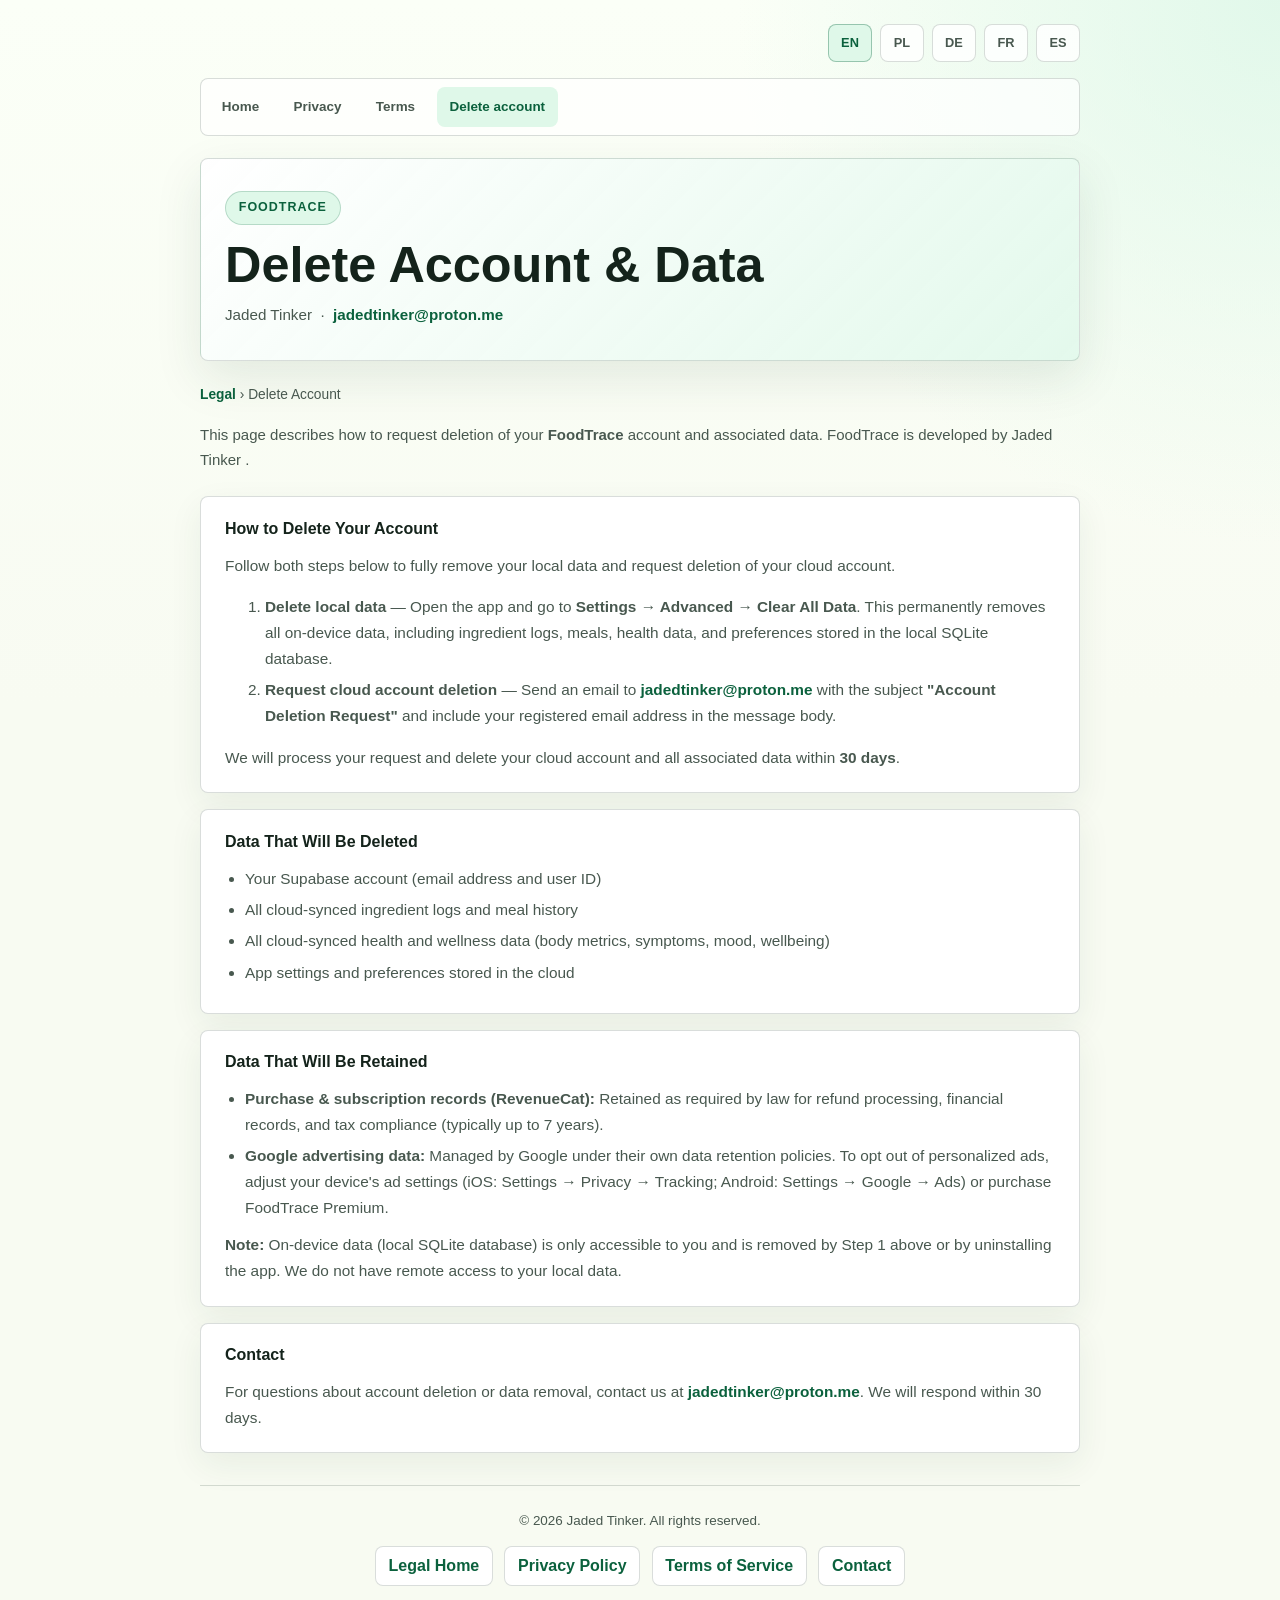
<file: delete-account.html>
<!DOCTYPE html>
<html lang="en">
  <head>
    <meta charset="UTF-8" />
    <meta name="viewport" content="width=device-width, initial-scale=1.0" />
    <title>Delete Account — FoodTrace</title>
    <link rel="stylesheet" href="style.css" />
    <script>
      (function () {
        var supported = ["en", "pl", "de", "fr", "es"];
        var param = new URLSearchParams(location.search).get("lang");
        var nav = (navigator.language || navigator.userLanguage || "")
          .split("-")[0]
          .toLowerCase();
        var lang =
          supported.indexOf(param) !== -1
            ? param
            : supported.indexOf(nav) !== -1
            ? nav
            : "en";
        window.SITE_LANG = lang;
        document.documentElement.lang = lang;
      })();
    </script>
  </head>
  <body>
    <div class="container">
      <!-- Language switcher -->
      <nav class="lang-switcher" id="lang-switcher">
        <a href="?lang=en">EN</a>
        <a href="?lang=pl">PL</a>
        <a href="?lang=de">DE</a>
        <a href="?lang=fr">FR</a>
        <a href="?lang=es">ES</a>
      </nav>

      <nav class="legal-doc-nav" id="legal-doc-nav" aria-label="Legal pages">
        <a href="index.html" data-legal-page="home">Home</a>
        <a href="privacy.html" data-legal-page="privacy">Privacy</a>
        <a href="terms.html" data-legal-page="terms">Terms</a>
        <a href="delete-account.html" data-legal-page="delete" aria-current="page">Delete account</a>
      </nav>

      <!-- ═══════════════════════════ ENGLISH ═══════════════════════════ -->
      <div class="lang-block" data-lang="en">
        <header>
          <p class="app-name">FoodTrace</p>
          <h1>Delete Account &amp; Data</h1>
          <p class="meta">
            Jaded Tinker &nbsp;·&nbsp;
            <a href="mailto:jadedtinker@proton.me">jadedtinker@proton.me</a>
          </p>
        </header>
        <nav class="breadcrumb">
          <a href="index.html">Legal</a> › Delete Account
        </nav>
        <p
          style="
            font-size: 0.9375rem;
            color: var(--text-muted);
            margin-bottom: 1.5rem;
          "
        >
          This page describes how to request deletion of your
          <strong>FoodTrace</strong> account and associated data. FoodTrace is
          developed by Jaded Tinker .
        </p>

        <section>
          <h2>How to Delete Your Account</h2>
          <p>
            Follow both steps below to fully remove your local data and request
            deletion of your cloud account.
          </p>
          <ol>
            <li>
              <strong>Delete local data</strong> — Open the app and go to
              <strong>Settings → Advanced → Clear All Data</strong>. This
              permanently removes all on-device data, including ingredient logs,
              meals, health data, and preferences stored in the local SQLite
              database.
            </li>
            <li>
              <strong>Request cloud account deletion</strong> — Send an email to
              <a
                href="mailto:jadedtinker@proton.me?subject=Account%20Deletion%20Request"
                >jadedtinker@proton.me</a
              >
              with the subject <strong>"Account Deletion Request"</strong> and
              include your registered email address in the message body.
            </li>
          </ol>
          <p>
            We will process your request and delete your cloud account and all
            associated data within <strong>30 days</strong>.
          </p>
        </section>

        <section>
          <h2>Data That Will Be Deleted</h2>
          <ul>
            <li>Your Supabase account (email address and user ID)</li>
            <li>All cloud-synced ingredient logs and meal history</li>
            <li>
              All cloud-synced health and wellness data (body metrics, symptoms,
              mood, wellbeing)
            </li>
            <li>App settings and preferences stored in the cloud</li>
          </ul>
        </section>

        <section>
          <h2>Data That Will Be Retained</h2>
          <ul>
            <li>
              <strong>Purchase &amp; subscription records (RevenueCat):</strong>
              Retained as required by law for refund processing, financial
              records, and tax compliance (typically up to 7 years).
            </li>
            <li>
              <strong>Google advertising data:</strong> Managed by Google under
              their own data retention policies. To opt out of personalized ads,
              adjust your device's ad settings (iOS: Settings → Privacy →
              Tracking; Android: Settings → Google → Ads) or purchase FoodTrace
              Premium.
            </li>
          </ul>
          <p>
            <strong>Note:</strong> On-device data (local SQLite database) is
            only accessible to you and is removed by Step 1 above or by
            uninstalling the app. We do not have remote access to your local
            data.
          </p>
        </section>

        <section>
          <h2>Contact</h2>
          <p>
            For questions about account deletion or data removal, contact us at
            <a href="mailto:jadedtinker@proton.me">jadedtinker@proton.me</a>. We
            will respond within 30 days.
          </p>
        </section>

        <footer>
          <p>© 2026 Jaded Tinker. All rights reserved.</p>
          <div class="footer-links">
            <a href="index.html">Legal Home</a
            ><a href="privacy.html">Privacy Policy</a
            ><a href="terms.html">Terms of Service</a
            ><a href="mailto:jadedtinker@proton.me">Contact</a>
          </div>
        </footer>
      </div>

      <!-- ═══════════════════════════ POLISH ═══════════════════════════ -->
      <div class="lang-block" data-lang="pl" hidden>
        <header>
          <p class="app-name">FoodTrace</p>
          <h1>Usuń Konto i Dane</h1>
          <p class="meta">
            Jaded Tinker &nbsp;·&nbsp;
            <a href="mailto:jadedtinker@proton.me">jadedtinker@proton.me</a>
          </p>
        </header>
        <nav class="breadcrumb">
          <a href="index.html?lang=pl">Dokumenty prawne</a> › Usuń Konto
        </nav>
        <p
          style="
            font-size: 0.9375rem;
            color: var(--text-muted);
            margin-bottom: 1.5rem;
          "
        >
          Ta strona opisuje, jak poprosić o usunięcie konta w aplikacji
          <strong>FoodTrace</strong> i powiązanych z nim danych. Aplikacja
          FoodTrace jest tworzona przez Jaded Tinker .
        </p>

        <section>
          <h2>Jak usunąć konto</h2>
          <p>
            Wykonaj oba poniższe kroki, aby całkowicie usunąć dane lokalne i
            poprosić o usunięcie konta w chmurze.
          </p>
          <ol>
            <li>
              <strong>Usuń dane lokalne</strong> — Otwórz aplikację i przejdź do
              <strong>Ustawienia → Zaawansowane → Wyczyść wszystkie dane</strong
              >. Spowoduje to trwałe usunięcie wszystkich danych zapisanych na
              urządzeniu: dzienników składników, posiłków, danych zdrowotnych i
              preferencji zapisanych w lokalnej bazie danych SQLite.
            </li>
            <li>
              <strong>Poproś o usunięcie konta w chmurze</strong> — Wyślij
              e-mail na adres
              <a
                href="mailto:jadedtinker@proton.me?subject=Pro%C5%9Bba%20o%20usuni%C4%99cie%20konta"
                >jadedtinker@proton.me</a
              >
              z tematem <strong>„Prośba o usunięcie konta"</strong> i podaj w
              wiadomości swój zarejestrowany adres e-mail.
            </li>
          </ol>
          <p>
            Rozpatrzymy Twoją prośbę i usuniemy konto w chmurze wraz ze
            wszystkimi powiązanymi danymi w ciągu <strong>30 dni</strong>.
          </p>
        </section>

        <section>
          <h2>Dane, które zostaną usunięte</h2>
          <ul>
            <li>
              Twoje konto Supabase (adres e-mail i identyfikator użytkownika)
            </li>
            <li>
              Wszystkie zsynchronizowane dzienniki składników i historia
              posiłków
            </li>
            <li>
              Wszystkie zsynchronizowane dane zdrowotne i dotyczące samopoczucia
              (parametry ciała, objawy, nastrój, samopoczucie)
            </li>
            <li>Ustawienia i preferencje aplikacji przechowywane w chmurze</li>
          </ul>
        </section>

        <section>
          <h2>Dane, które zostaną zachowane</h2>
          <ul>
            <li>
              <strong>Rekordy zakupów i subskrypcji (RevenueCat):</strong>
              Przechowywane zgodnie z wymogami prawa na potrzeby obsługi
              zwrotów, dokumentacji finansowej i rozliczeń podatkowych
              (zazwyczaj do 7 lat).
            </li>
            <li>
              <strong>Dane reklamowe Google:</strong> Zarządzane przez Google
              zgodnie z ich własną polityką przechowywania danych. Aby
              zrezygnować z reklam spersonalizowanych, skorzystaj z ustawień
              reklam na swoim urządzeniu (iOS: Ustawienia → Prywatność →
              Śledzenie; Android: Ustawienia → Google → Reklamy) lub kup
              FoodTrace Premium.
            </li>
          </ul>
          <p>
            <strong>Uwaga:</strong> Dane lokalne na urządzeniu (lokalna baza
            danych SQLite) są dostępne wyłącznie dla Ciebie i są usuwane w kroku
            1 powyżej lub po odinstalowaniu aplikacji. Nie mamy zdalnego dostępu
            do Twoich lokalnych danych.
          </p>
        </section>

        <section>
          <h2>Kontakt</h2>
          <p>
            W razie pytań dotyczących usunięcia konta lub danych skontaktuj się
            z nami pod adresem
            <a href="mailto:jadedtinker@proton.me">jadedtinker@proton.me</a>.
            Odpowiemy w ciągu 30 dni.
          </p>
        </section>

        <footer>
          <p>© 2026 Jaded Tinker. Wszelkie prawa zastrzeżone.</p>
          <div class="footer-links">
            <a href="index.html?lang=pl">Dokumenty prawne</a
            ><a href="privacy.html?lang=pl">Polityka prywatności</a
            ><a href="terms.html?lang=pl">Warunki korzystania</a
            ><a href="mailto:jadedtinker@proton.me">Kontakt</a>
          </div>
        </footer>
      </div>

      <!-- ═══════════════════════════ GERMAN ═══════════════════════════ -->
      <div class="lang-block" data-lang="de" hidden>
        <header>
          <p class="app-name">FoodTrace</p>
          <h1>Konto und Daten löschen</h1>
          <p class="meta">
            Jaded Tinker &nbsp;·&nbsp;
            <a href="mailto:jadedtinker@proton.me">jadedtinker@proton.me</a>
          </p>
        </header>
        <nav class="breadcrumb">
          <a href="index.html?lang=de">Rechtliches</a> › Konto löschen
        </nav>
        <p
          style="
            font-size: 0.9375rem;
            color: var(--text-muted);
            margin-bottom: 1.5rem;
          "
        >
          Diese Seite beschreibt, wie Sie die Löschung Ihres
          <strong>FoodTrace</strong>-Kontos und der damit verbundenen Daten
          beantragen können. FoodTrace wird von Jaded Tinker entwickelt .
        </p>

        <section>
          <h2>So löschen Sie Ihr Konto</h2>
          <p>
            Führen Sie beide folgenden Schritte aus, um Ihre lokalen Daten
            vollständig zu entfernen und die Löschung Ihres Cloud-Kontos zu
            beantragen.
          </p>
          <ol>
            <li>
              <strong>Lokale Daten löschen</strong> — Öffnen Sie die App und
              gehen Sie zu
              <strong>Einstellungen → Erweitert → Alle Daten löschen</strong>.
              Dadurch werden alle auf dem Gerät gespeicherten Daten dauerhaft
              entfernt: Zutatenlogs, Mahlzeiten, Gesundheitsdaten und
              Einstellungen in der lokalen SQLite-Datenbank.
            </li>
            <li>
              <strong>Cloud-Konto-Löschung beantragen</strong> — Senden Sie eine
              E-Mail an
              <a
                href="mailto:jadedtinker@proton.me?subject=Antrag%20auf%20Kontol%C3%B6schung"
                >jadedtinker@proton.me</a
              >
              mit dem Betreff <strong>„Antrag auf Kontolöschung"</strong> und
              geben Sie in der Nachricht Ihre registrierte E-Mail-Adresse an.
            </li>
          </ol>
          <p>
            Wir werden Ihre Anfrage bearbeiten und Ihr Cloud-Konto sowie alle
            zugehörigen Daten innerhalb von <strong>30 Tagen</strong> löschen.
          </p>
        </section>

        <section>
          <h2>Zu löschende Daten</h2>
          <ul>
            <li>Ihr Supabase-Konto (E-Mail-Adresse und Benutzer-ID)</li>
            <li>
              Alle cloud-synchronisierten Zutatenlogs und der Mahlzeitenverlauf
            </li>
            <li>
              Alle cloud-synchronisierten Gesundheits- und Wellnessdaten
              (Körperwerte, Symptome, Stimmung, Wohlbefinden)
            </li>
            <li>In der Cloud gespeicherte App-Einstellungen und Präferenzen</li>
          </ul>
        </section>

        <section>
          <h2>Aufzubewahrende Daten</h2>
          <ul>
            <li>
              <strong>Kauf- und Abonnementdatensätze (RevenueCat):</strong>
              Werden gesetzlich vorgeschrieben für Rückabwicklungen,
              Finanzunterlagen und Steuerpflichten aufbewahrt (in der Regel bis
              zu 7 Jahre).
            </li>
            <li>
              <strong>Google-Werbedaten:</strong> Werden von Google gemäß deren
              eigenen Datenaufbewahrungsrichtlinien verwaltet. Um
              personalisierte Werbung zu deaktivieren, nutzen Sie die
              Werbeeinstellungen Ihres Geräts (iOS: Einstellungen → Datenschutz
              → Tracking; Android: Einstellungen → Google → Werbung) oder
              erwerben Sie FoodTrace Premium.
            </li>
          </ul>
          <p>
            <strong>Hinweis:</strong> Lokale Gerätedaten (SQLite-Datenbank) sind
            nur für Sie zugänglich und werden durch Schritt 1 oben oder durch
            Deinstallation der App entfernt. Wir haben keinen Fernzugriff auf
            Ihre lokalen Daten.
          </p>
        </section>

        <section>
          <h2>Kontakt</h2>
          <p>
            Bei Fragen zur Kontolöschung oder Datenlöschung wenden Sie sich an
            <a href="mailto:jadedtinker@proton.me">jadedtinker@proton.me</a>.
            Wir antworten innerhalb von 30 Tagen.
          </p>
        </section>

        <footer>
          <p>© 2026 Jaded Tinker. Alle Rechte vorbehalten.</p>
          <div class="footer-links">
            <a href="index.html?lang=de">Rechtliches</a
            ><a href="privacy.html?lang=de">Datenschutzerklärung</a
            ><a href="terms.html?lang=de">Nutzungsbedingungen</a
            ><a href="mailto:jadedtinker@proton.me">Kontakt</a>
          </div>
        </footer>
      </div>

      <!-- ═══════════════════════════ FRENCH ═══════════════════════════ -->
      <div class="lang-block" data-lang="fr" hidden>
        <header>
          <p class="app-name">FoodTrace</p>
          <h1>Supprimer le Compte et les Données</h1>
          <p class="meta">
            Jaded Tinker &nbsp;·&nbsp;
            <a href="mailto:jadedtinker@proton.me">jadedtinker@proton.me</a>
          </p>
        </header>
        <nav class="breadcrumb">
          <a href="index.html?lang=fr">Documents Légaux</a> › Supprimer le
          Compte
        </nav>
        <p
          style="
            font-size: 0.9375rem;
            color: var(--text-muted);
            margin-bottom: 1.5rem;
          "
        >
          Cette page explique comment demander la suppression de votre compte
          <strong>FoodTrace</strong> et des données associées. FoodTrace est
          développé par Jaded Tinker .
        </p>

        <section>
          <h2>Comment supprimer votre compte</h2>
          <p>
            Suivez les deux étapes ci-dessous pour supprimer intégralement vos
            données locales et demander la suppression de votre compte cloud.
          </p>
          <ol>
            <li>
              <strong>Effacer les données locales</strong> — Ouvrez
              l'application et accédez à
              <strong>Paramètres → Avancé → Effacer toutes les données</strong>.
              Cela supprimera définitivement toutes les données stockées sur
              l'appareil : journaux d'ingrédients, repas, données de santé et
              préférences enregistrés dans la base de données SQLite locale.
            </li>
            <li>
              <strong>Demander la suppression du compte cloud</strong> — Envoyez
              un e-mail à
              <a
                href="mailto:jadedtinker@proton.me?subject=Demande%20de%20suppression%20de%20compte"
                >jadedtinker@proton.me</a
              >
              avec l'objet
              <strong>« Demande de suppression de compte »</strong> et indiquez
              votre adresse e-mail enregistrée dans le corps du message.
            </li>
          </ol>
          <p>
            Nous traiterons votre demande et supprimerons votre compte cloud
            ainsi que toutes les données associées dans un délai de
            <strong>30 jours</strong>.
          </p>
        </section>

        <section>
          <h2>Données qui seront supprimées</h2>
          <ul>
            <li>
              Votre compte Supabase (adresse e-mail et identifiant utilisateur)
            </li>
            <li>
              Tous les journaux d'ingrédients et l'historique des repas
              synchronisés dans le cloud
            </li>
            <li>
              Toutes les données de santé et de bien-être synchronisées
              (métriques corporelles, symptômes, humeur, bien-être)
            </li>
            <li>
              Paramètres et préférences de l'application stockés dans le cloud
            </li>
          </ul>
        </section>

        <section>
          <h2>Données conservées</h2>
          <ul>
            <li>
              <strong
                >Enregistrements d'achats et d'abonnements (RevenueCat)
                :</strong
              >
              Conservés conformément à la loi pour le traitement des
              remboursements, les documents financiers et les obligations
              fiscales (généralement jusqu'à 7 ans).
            </li>
            <li>
              <strong>Données publicitaires Google :</strong> Gérées par Google
              selon leurs propres politiques de conservation des données. Pour
              désactiver la publicité personnalisée, utilisez les paramètres
              publicitaires de votre appareil (iOS : Réglages → Confidentialité
              → Suivi ; Android : Paramètres → Google → Annonces) ou achetez
              FoodTrace Premium.
            </li>
          </ul>
          <p>
            <strong>Remarque :</strong> Les données locales sur l'appareil (base
            de données SQLite) ne sont accessibles qu'à vous et sont supprimées
            à l'étape 1 ci-dessus ou lors de la désinstallation de
            l'application. Nous n'avons pas accès à distance à vos données
            locales.
          </p>
        </section>

        <section>
          <h2>Contact</h2>
          <p>
            Pour toute question concernant la suppression de compte ou de
            données, contactez-nous à
            <a href="mailto:jadedtinker@proton.me">jadedtinker@proton.me</a>.
            Nous répondrons dans un délai de 30 jours.
          </p>
        </section>

        <footer>
          <p>© 2026 Jaded Tinker. Tous droits réservés.</p>
          <div class="footer-links">
            <a href="index.html?lang=fr">Documents Légaux</a
            ><a href="privacy.html?lang=fr">Politique de Confidentialité</a
            ><a href="terms.html?lang=fr">Conditions d'Utilisation</a
            ><a href="mailto:jadedtinker@proton.me">Contact</a>
          </div>
        </footer>
      </div>

      <!-- ═══════════════════════════ SPANISH ═══════════════════════════ -->
      <div class="lang-block" data-lang="es" hidden>
        <header>
          <p class="app-name">FoodTrace</p>
          <h1>Eliminar Cuenta y Datos</h1>
          <p class="meta">
            Jaded Tinker &nbsp;·&nbsp;
            <a href="mailto:jadedtinker@proton.me">jadedtinker@proton.me</a>
          </p>
        </header>
        <nav class="breadcrumb">
          <a href="index.html?lang=es">Documentos Legales</a> › Eliminar Cuenta
        </nav>
        <p
          style="
            font-size: 0.9375rem;
            color: var(--text-muted);
            margin-bottom: 1.5rem;
          "
        >
          Esta página describe cómo solicitar la eliminación de su cuenta de
          <strong>FoodTrace</strong> y los datos asociados. FoodTrace es
          desarrollado por Jaded Tinker.
        </p>

        <section>
          <h2>Cómo eliminar su cuenta</h2>
          <p>
            Siga los dos pasos a continuación para eliminar completamente sus
            datos locales y solicitar la eliminación de su cuenta en la nube.
          </p>
          <ol>
            <li>
              <strong>Borrar datos locales</strong> — Abra la aplicación y vaya
              a
              <strong>Configuración → Avanzado → Borrar todos los datos</strong
              >. Esto eliminará permanentemente todos los datos almacenados en
              el dispositivo: registros de ingredientes, comidas, datos de salud
              y preferencias guardados en la base de datos SQLite local.
            </li>
            <li>
              <strong>Solicitar la eliminación de la cuenta en la nube</strong>
              — Envíe un correo electrónico a
              <a
                href="mailto:jadedtinker@proton.me?subject=Solicitud%20de%20eliminaci%C3%B3n%20de%20cuenta"
                >jadedtinker@proton.me</a
              >
              con el asunto
              <strong>"Solicitud de eliminación de cuenta"</strong> e incluya su
              dirección de correo electrónico registrada en el cuerpo del
              mensaje.
            </li>
          </ol>
          <p>
            Procesaremos su solicitud y eliminaremos su cuenta en la nube y
            todos los datos asociados en un plazo de <strong>30 días</strong>.
          </p>
        </section>

        <section>
          <h2>Datos que serán eliminados</h2>
          <ul>
            <li>
              Su cuenta de Supabase (dirección de correo electrónico e ID de
              usuario)
            </li>
            <li>
              Todos los registros de ingredientes e historial de comidas
              sincronizados en la nube
            </li>
            <li>
              Todos los datos de salud y bienestar sincronizados (métricas
              corporales, síntomas, estado de ánimo, bienestar)
            </li>
            <li>
              Configuración y preferencias de la aplicación almacenadas en la
              nube
            </li>
          </ul>
        </section>

        <section>
          <h2>Datos que se conservarán</h2>
          <ul>
            <li>
              <strong
                >Registros de compras y suscripciones (RevenueCat):</strong
              >
              Conservados según lo exige la ley para el procesamiento de
              reembolsos, registros financieros y cumplimiento fiscal
              (generalmente hasta 7 años).
            </li>
            <li>
              <strong>Datos publicitarios de Google:</strong> Gestionados por
              Google según sus propias políticas de retención de datos. Para
              desactivar los anuncios personalizados, use la configuración de
              anuncios de su dispositivo (iOS: Configuración → Privacidad →
              Seguimiento; Android: Configuración → Google → Anuncios) o compre
              FoodTrace Premium.
            </li>
          </ul>
          <p>
            <strong>Nota:</strong> Los datos locales en el dispositivo (base de
            datos SQLite) solo son accesibles para usted y se eliminan en el
            paso 1 anterior o al desinstalar la aplicación. No tenemos acceso
            remoto a sus datos locales.
          </p>
        </section>

        <section>
          <h2>Contacto</h2>
          <p>
            Para preguntas sobre la eliminación de cuenta o datos, contáctenos
            en <a href="mailto:jadedtinker@proton.me">jadedtinker@proton.me</a>.
            Responderemos en un plazo de 30 días.
          </p>
        </section>

        <footer>
          <p>© 2026 Jaded Tinker. Todos los derechos reservados.</p>
          <div class="footer-links">
            <a href="index.html?lang=es">Documentos Legales</a
            ><a href="privacy.html?lang=es">Política de Privacidad</a
            ><a href="terms.html?lang=es">Términos de Servicio</a
            ><a href="mailto:jadedtinker@proton.me">Contacto</a>
          </div>
        </footer>
      </div>
    </div>

    <script>
      (function () {
        var lang = window.SITE_LANG;
        var blocks = document.querySelectorAll(".lang-block");
        for (var i = 0; i < blocks.length; i++) {
          blocks[i].hidden = blocks[i].dataset.lang !== lang;
        }
        var links = document.querySelectorAll("#lang-switcher a");
        for (var j = 0; j < links.length; j++) {
          var href = links[j].getAttribute("href");
          if (href === "?lang=" + lang) {
            links[j].classList.add("active");
          }
        }
        var labels = {
          en: { home: "Home", privacy: "Privacy", terms: "Terms", delete: "Delete account" },
          pl: { home: "Start", privacy: "Prywatność", terms: "Warunki", delete: "Usuń konto" },
          de: { home: "Start", privacy: "Datenschutz", terms: "Bedingungen", delete: "Konto löschen" },
          fr: { home: "Accueil", privacy: "Confidentialité", terms: "Conditions", delete: "Supprimer le compte" },
          es: { home: "Inicio", privacy: "Privacidad", terms: "Términos", delete: "Eliminar cuenta" },
        };
        var paths = {
          home: "index.html",
          privacy: "privacy.html",
          terms: "terms.html",
          delete: "delete-account.html",
        };
        var suffix = lang === "en" ? "" : "?lang=" + lang;
        var navLinks = document.querySelectorAll("#legal-doc-nav a");
        for (var k = 0; k < navLinks.length; k++) {
          var page = navLinks[k].dataset.legalPage;
          navLinks[k].textContent = labels[lang][page];
          navLinks[k].href = paths[page] + suffix;
        }
      })();
    </script>
  </body>
</html>
</file>
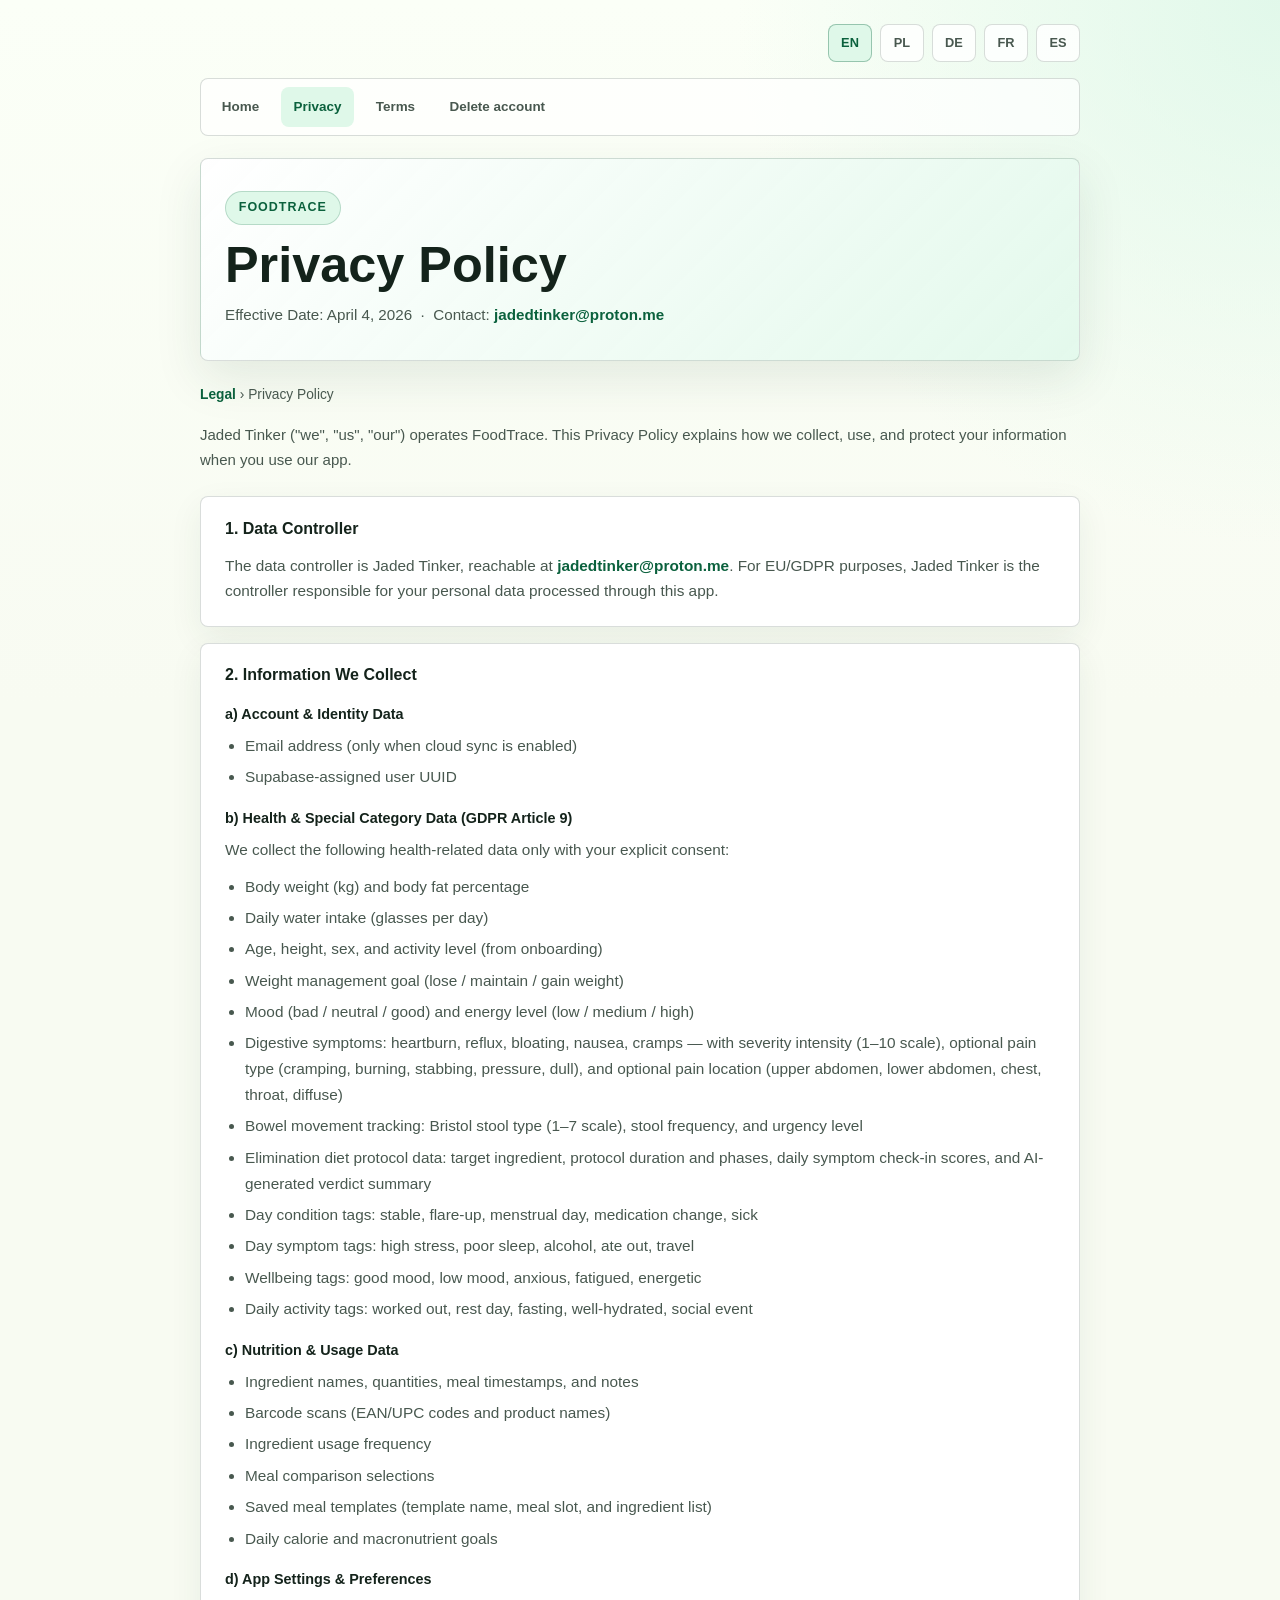
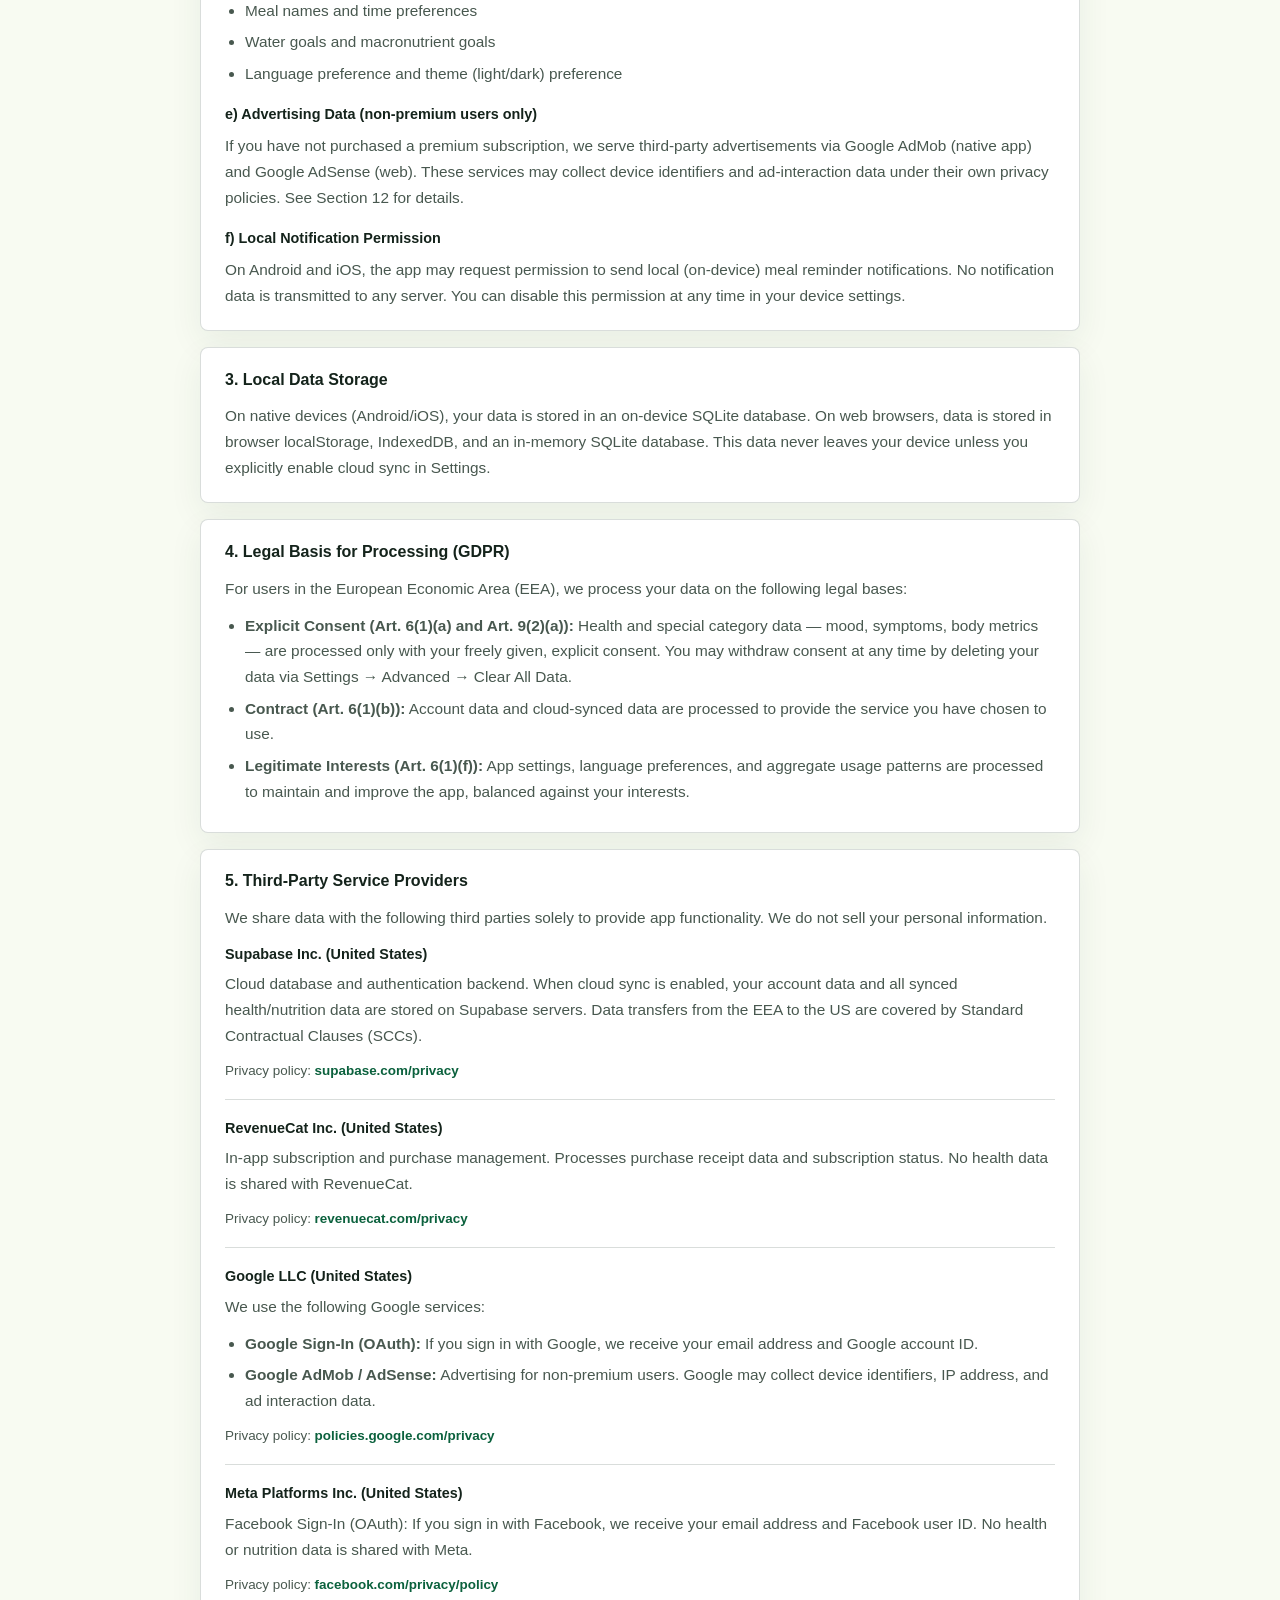
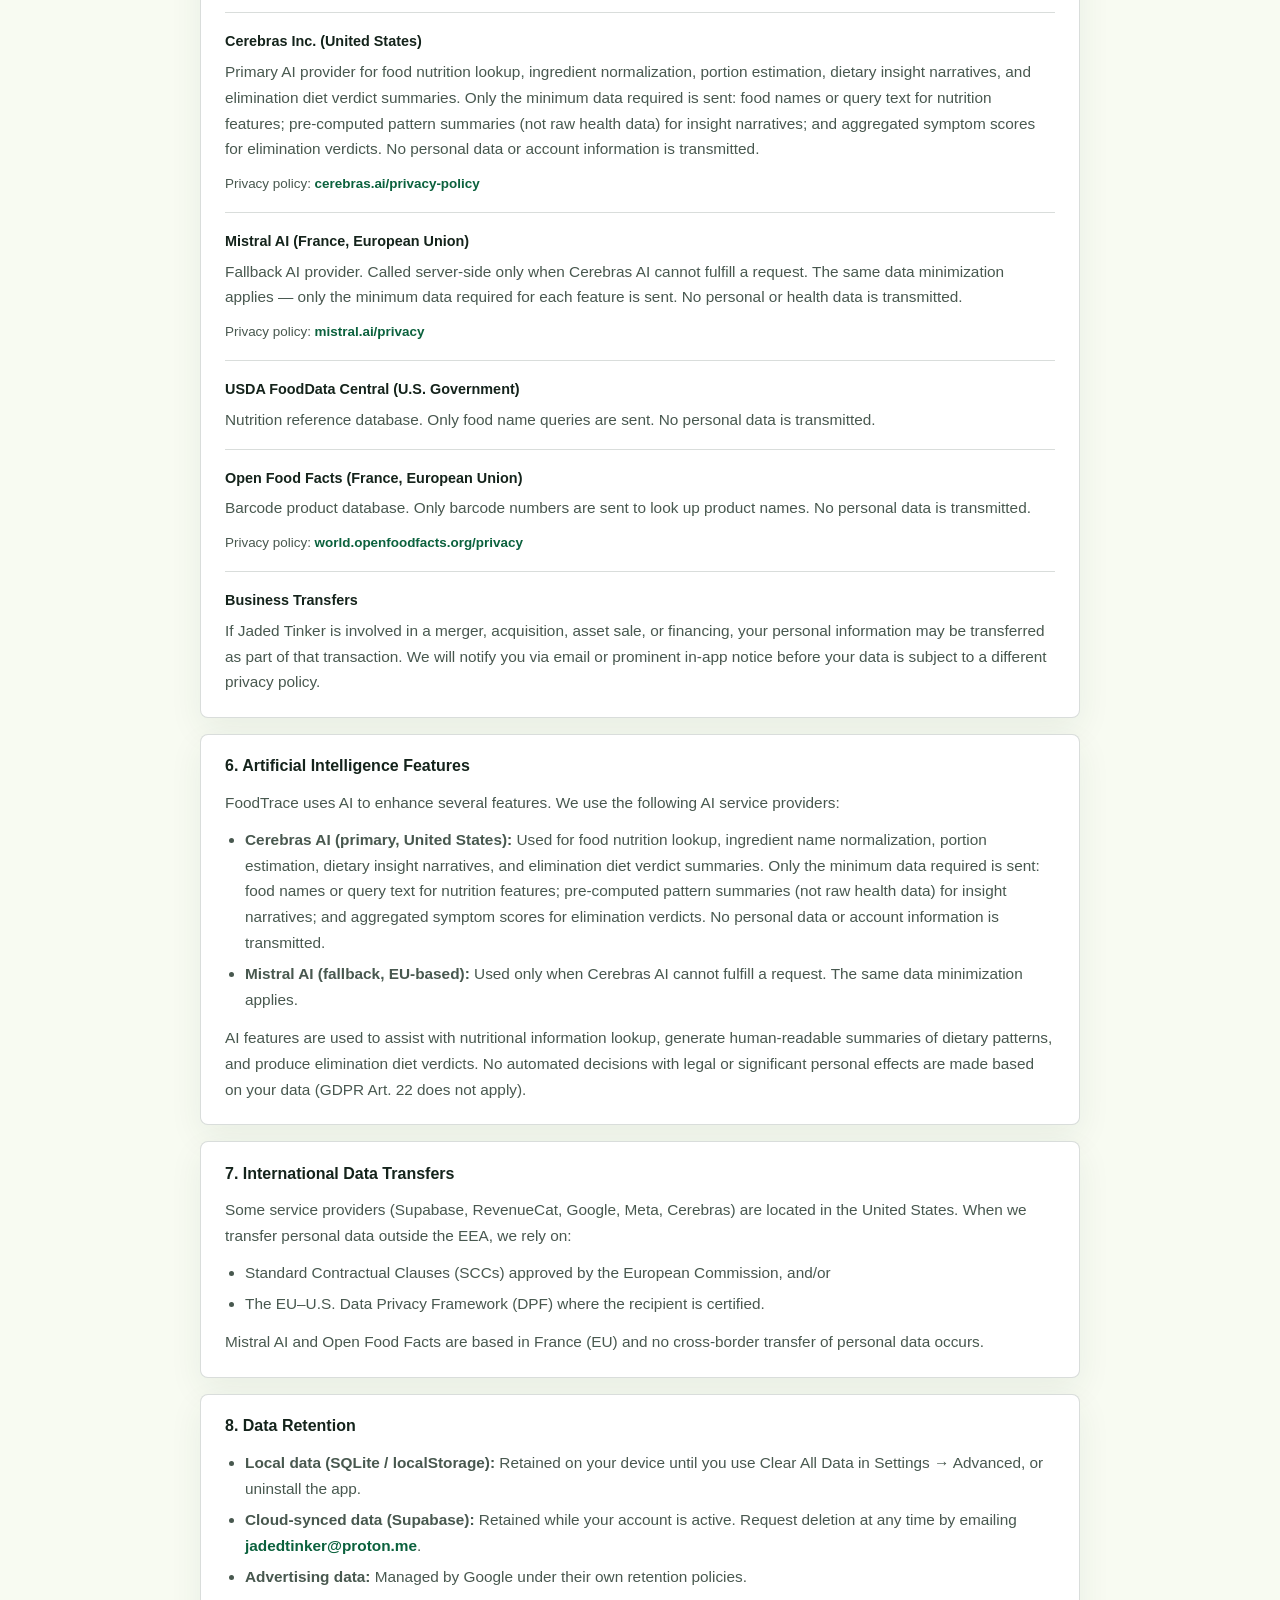
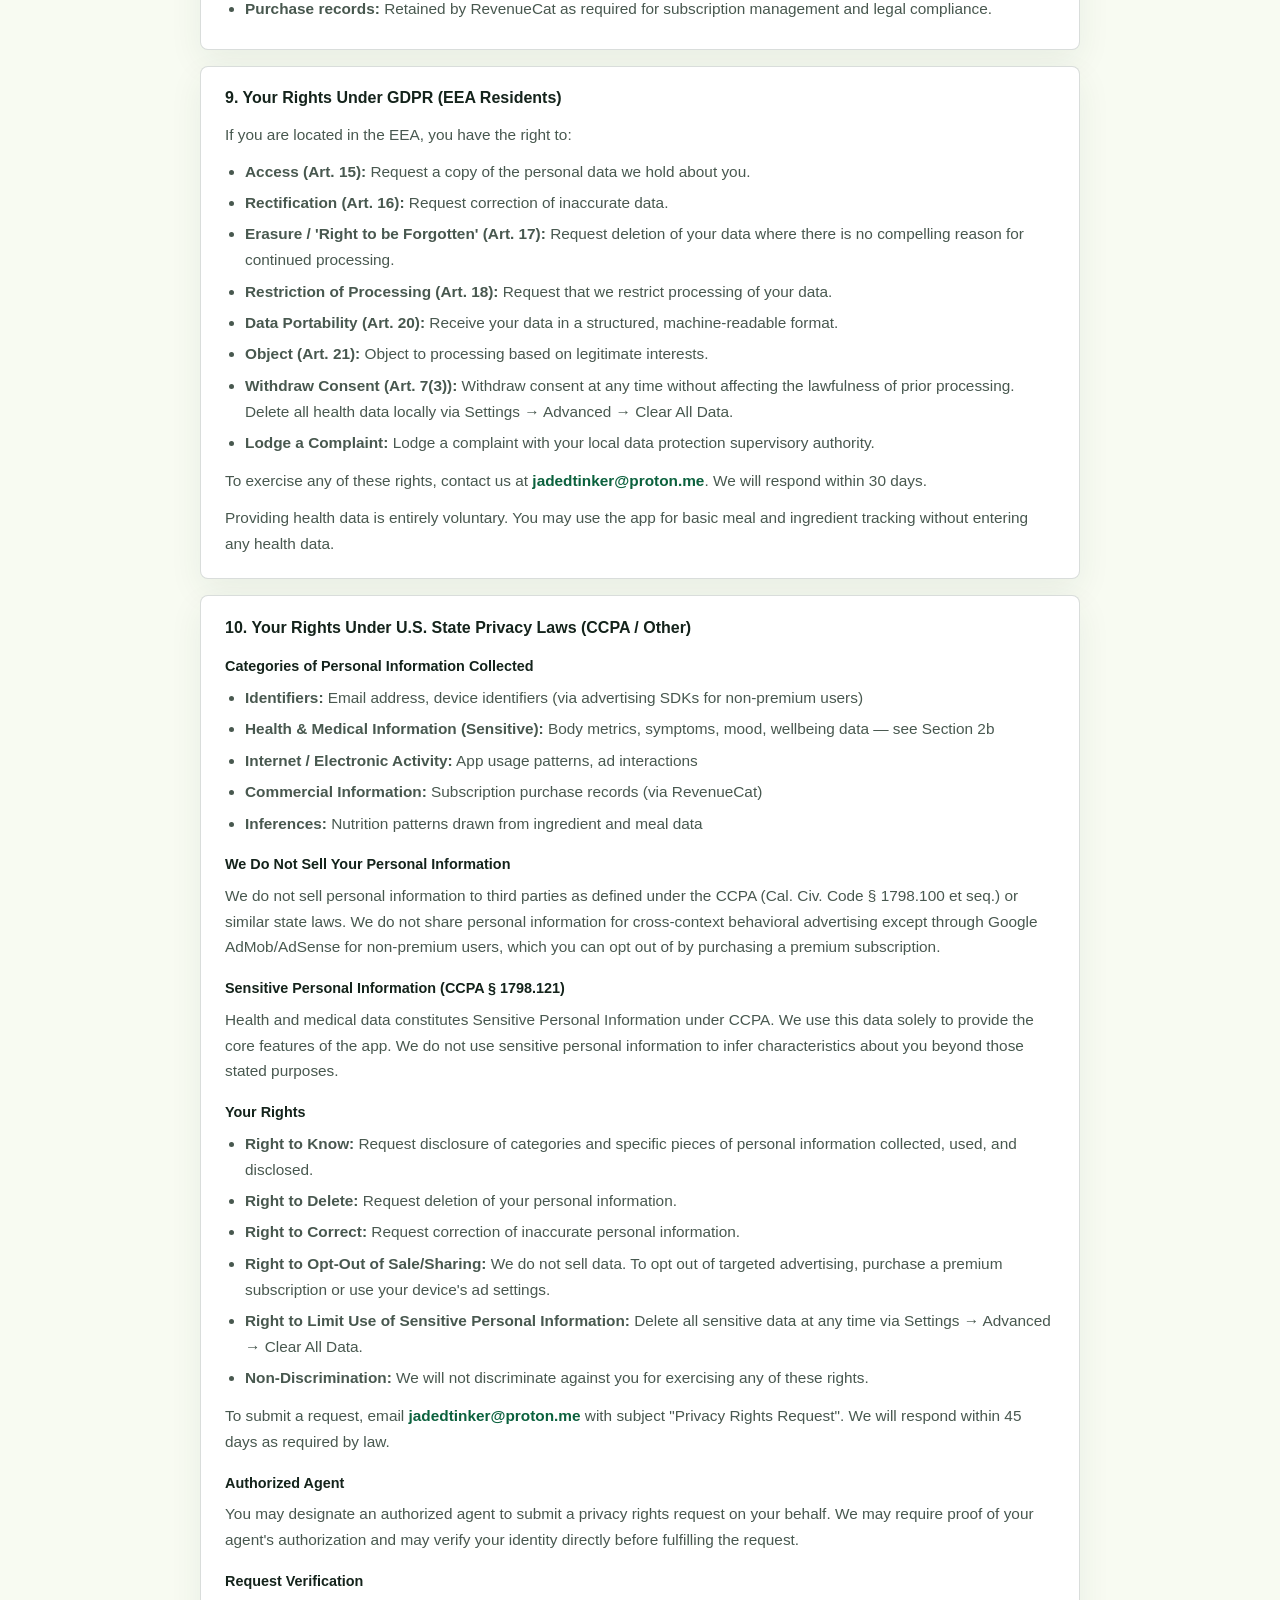
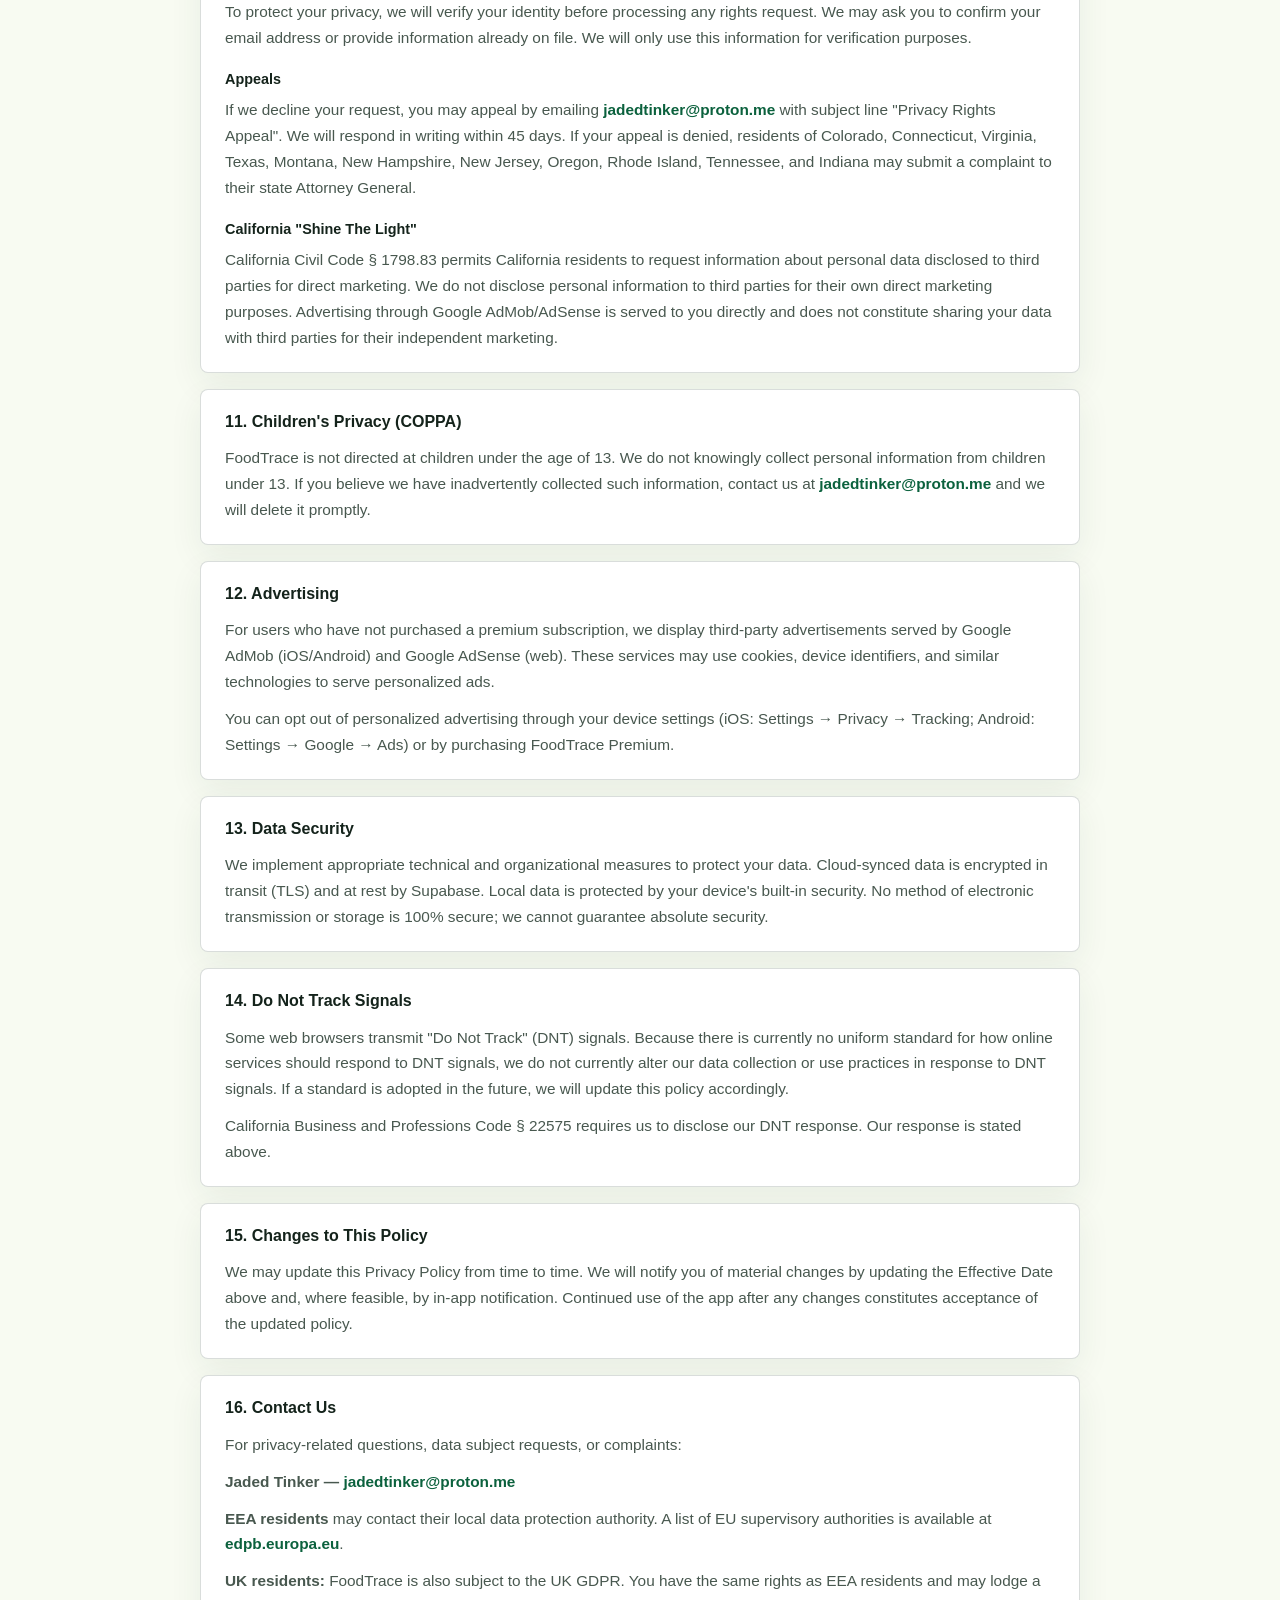
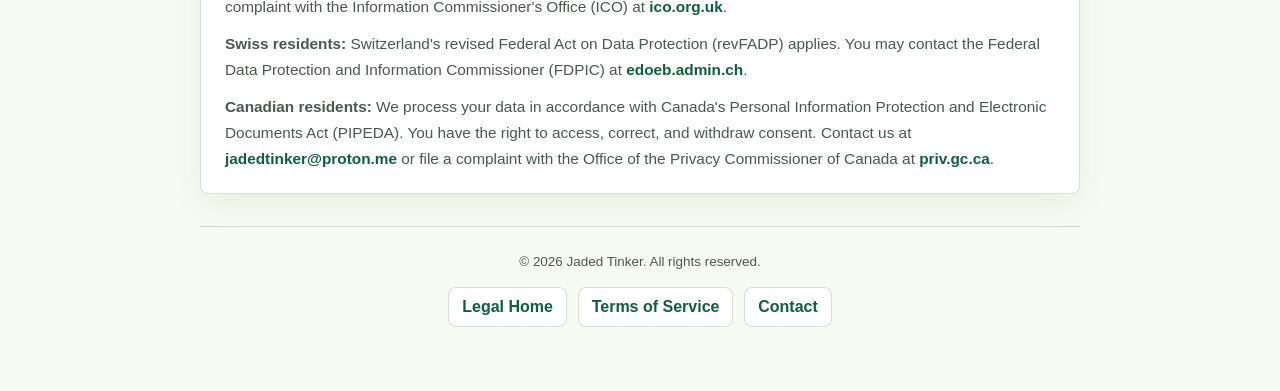
<file: privacy.html>
<!DOCTYPE html>
<html lang="en">
  <head>
    <meta charset="UTF-8" />
    <meta name="viewport" content="width=device-width, initial-scale=1.0" />
    <title>Privacy Policy — FoodTrace</title>
    <link rel="stylesheet" href="style.css" />
    <script>
      (function () {
        var supported = ["en", "pl", "de", "fr", "es"];
        var param = new URLSearchParams(location.search).get("lang");
        var nav = (navigator.language || navigator.userLanguage || "")
          .split("-")[0]
          .toLowerCase();
        var lang =
          supported.indexOf(param) !== -1
            ? param
            : supported.indexOf(nav) !== -1
            ? nav
            : "en";
        window.SITE_LANG = lang;
        document.documentElement.lang = lang;
      })();
    </script>
  </head>
  <body>
    <div class="container">
      <!-- Language switcher -->
      <nav class="lang-switcher" id="lang-switcher">
        <a href="?lang=en">EN</a>
        <a href="?lang=pl">PL</a>
        <a href="?lang=de">DE</a>
        <a href="?lang=fr">FR</a>
        <a href="?lang=es">ES</a>
      </nav>

      <nav class="legal-doc-nav" id="legal-doc-nav" aria-label="Legal pages">
        <a href="index.html" data-legal-page="home">Home</a>
        <a href="privacy.html" data-legal-page="privacy" aria-current="page">Privacy</a>
        <a href="terms.html" data-legal-page="terms">Terms</a>
        <a href="delete-account.html" data-legal-page="delete">Delete account</a>
      </nav>

      <!-- ═══════════════════════════ ENGLISH ═══════════════════════════ -->
      <div class="lang-block" data-lang="en">
        <header>
          <p class="app-name">FoodTrace</p>
          <h1>Privacy Policy</h1>
          <p class="meta">
            Effective Date: April 4, 2026 &nbsp;·&nbsp; Contact:
            <a href="mailto:jadedtinker@proton.me">jadedtinker@proton.me</a>
          </p>
        </header>
        <nav class="breadcrumb">
          <a href="index.html">Legal</a> › Privacy Policy
        </nav>
        <p
          style="
            font-size: 0.9375rem;
            color: var(--text-muted);
            margin-bottom: 1.5rem;
          "
        >
          Jaded Tinker ("we", "us", "our") operates FoodTrace. This Privacy
          Policy explains how we collect, use, and protect your information when
          you use our app.
        </p>
        <section>
          <h2>1. Data Controller</h2>
          <p>
            The data controller is Jaded Tinker, reachable at
            <a href="mailto:jadedtinker@proton.me">jadedtinker@proton.me</a>.
            For EU/GDPR purposes, Jaded Tinker is the controller responsible for
            your personal data processed through this app.
          </p>
        </section>
        <section>
          <h2>2. Information We Collect</h2>
          <span class="sub-heading">a) Account &amp; Identity Data</span>
          <ul>
            <li>Email address (only when cloud sync is enabled)</li>
            <li>Supabase-assigned user UUID</li>
          </ul>
          <span class="sub-heading"
            >b) Health &amp; Special Category Data (GDPR Article 9)</span
          >
          <p>
            We collect the following health-related data only with your explicit
            consent:
          </p>
          <ul>
            <li>Body weight (kg) and body fat percentage</li>
            <li>Daily water intake (glasses per day)</li>
            <li>Age, height, sex, and activity level (from onboarding)</li>
            <li>Weight management goal (lose / maintain / gain weight)</li>
            <li>
              Mood (bad / neutral / good) and energy level (low / medium / high)
            </li>
            <li>
              Digestive symptoms: heartburn, reflux, bloating, nausea, cramps —
              with severity intensity (1–10 scale), optional pain type
              (cramping, burning, stabbing, pressure, dull), and optional pain
              location (upper abdomen, lower abdomen, chest, throat, diffuse)
            </li>
            <li>
              Bowel movement tracking: Bristol stool type (1–7 scale), stool
              frequency, and urgency level
            </li>
            <li>
              Elimination diet protocol data: target ingredient, protocol
              duration and phases, daily symptom check-in scores, and
              AI-generated verdict summary
            </li>
            <li>
              Day condition tags: stable, flare-up, menstrual day, medication
              change, sick
            </li>
            <li>
              Day symptom tags: high stress, poor sleep, alcohol, ate out,
              travel
            </li>
            <li>
              Wellbeing tags: good mood, low mood, anxious, fatigued, energetic
            </li>
            <li>
              Daily activity tags: worked out, rest day, fasting, well-hydrated,
              social event
            </li>
          </ul>
          <span class="sub-heading">c) Nutrition &amp; Usage Data</span>
          <ul>
            <li>Ingredient names, quantities, meal timestamps, and notes</li>
            <li>Barcode scans (EAN/UPC codes and product names)</li>
            <li>Ingredient usage frequency</li>
            <li>Meal comparison selections</li>
            <li>
              Saved meal templates (template name, meal slot, and ingredient
              list)
            </li>
            <li>Daily calorie and macronutrient goals</li>
          </ul>
          <span class="sub-heading">d) App Settings &amp; Preferences</span>
          <ul>
            <li>Meal names and time preferences</li>
            <li>Water goals and macronutrient goals</li>
            <li>Language preference and theme (light/dark) preference</li>
          </ul>
          <span class="sub-heading"
            >e) Advertising Data (non-premium users only)</span
          >
          <p>
            If you have not purchased a premium subscription, we serve
            third-party advertisements via Google AdMob (native app) and Google
            AdSense (web). These services may collect device identifiers and
            ad-interaction data under their own privacy policies. See Section 12
            for details.
          </p>
          <span class="sub-heading">f) Local Notification Permission</span>
          <p>
            On Android and iOS, the app may request permission to send local
            (on-device) meal reminder notifications. No notification data is
            transmitted to any server. You can disable this permission at any
            time in your device settings.
          </p>
        </section>
        <section>
          <h2>3. Local Data Storage</h2>
          <p>
            On native devices (Android/iOS), your data is stored in an on-device
            SQLite database. On web browsers, data is stored in browser
            localStorage, IndexedDB, and an in-memory SQLite database. This data
            never leaves your device unless you explicitly enable cloud sync in
            Settings.
          </p>
        </section>
        <section>
          <h2>4. Legal Basis for Processing (GDPR)</h2>
          <p>
            For users in the European Economic Area (EEA), we process your data
            on the following legal bases:
          </p>
          <ul>
            <li>
              <strong>Explicit Consent (Art. 6(1)(a) and Art. 9(2)(a)):</strong>
              Health and special category data — mood, symptoms, body metrics —
              are processed only with your freely given, explicit consent. You
              may withdraw consent at any time by deleting your data via
              Settings → Advanced → Clear All Data.
            </li>
            <li>
              <strong>Contract (Art. 6(1)(b)):</strong> Account data and
              cloud-synced data are processed to provide the service you have
              chosen to use.
            </li>
            <li>
              <strong>Legitimate Interests (Art. 6(1)(f)):</strong> App
              settings, language preferences, and aggregate usage patterns are
              processed to maintain and improve the app, balanced against your
              interests.
            </li>
          </ul>
        </section>
        <section>
          <h2>5. Third-Party Service Providers</h2>
          <p>
            We share data with the following third parties solely to provide app
            functionality. We do not sell your personal information.
          </p>
          <div class="provider">
            <span class="provider-name">Supabase Inc. (United States)</span>
            <p>
              Cloud database and authentication backend. When cloud sync is
              enabled, your account data and all synced health/nutrition data
              are stored on Supabase servers. Data transfers from the EEA to the
              US are covered by Standard Contractual Clauses (SCCs).
            </p>
            <span class="provider-policy"
              >Privacy policy:
              <a
                href="https://supabase.com/privacy"
                target="_blank"
                rel="noopener"
                >supabase.com/privacy</a
              ></span
            >
          </div>
          <div class="provider">
            <span class="provider-name">RevenueCat Inc. (United States)</span>
            <p>
              In-app subscription and purchase management. Processes purchase
              receipt data and subscription status. No health data is shared
              with RevenueCat.
            </p>
            <span class="provider-policy"
              >Privacy policy:
              <a
                href="https://www.revenuecat.com/privacy"
                target="_blank"
                rel="noopener"
                >revenuecat.com/privacy</a
              ></span
            >
          </div>
          <div class="provider">
            <span class="provider-name">Google LLC (United States)</span>
            <p>We use the following Google services:</p>
            <ul>
              <li>
                <strong>Google Sign-In (OAuth):</strong> If you sign in with
                Google, we receive your email address and Google account ID.
              </li>
              <li>
                <strong>Google AdMob / AdSense:</strong> Advertising for
                non-premium users. Google may collect device identifiers, IP
                address, and ad interaction data.
              </li>
            </ul>
            <span class="provider-policy"
              >Privacy policy:
              <a
                href="https://policies.google.com/privacy"
                target="_blank"
                rel="noopener"
                >policies.google.com/privacy</a
              ></span
            >
          </div>
          <div class="provider">
            <span class="provider-name"
              >Meta Platforms Inc. (United States)</span
            >
            <p>
              Facebook Sign-In (OAuth): If you sign in with Facebook, we receive
              your email address and Facebook user ID. No health or nutrition
              data is shared with Meta.
            </p>
            <span class="provider-policy"
              >Privacy policy:
              <a
                href="https://www.facebook.com/privacy/policy"
                target="_blank"
                rel="noopener"
                >facebook.com/privacy/policy</a
              ></span
            >
          </div>
          <div class="provider">
            <span class="provider-name">Cerebras Inc. (United States)</span>
            <p>
              Primary AI provider for food nutrition lookup, ingredient
              normalization, portion estimation, dietary insight narratives, and
              elimination diet verdict summaries. Only the minimum data required
              is sent: food names or query text for nutrition features;
              pre-computed pattern summaries (not raw health data) for insight
              narratives; and aggregated symptom scores for elimination
              verdicts. No personal data or account information is transmitted.
            </p>
            <span class="provider-policy"
              >Privacy policy:
              <a
                href="https://cerebras.ai/privacy-policy"
                target="_blank"
                rel="noopener"
                >cerebras.ai/privacy-policy</a
              ></span
            >
          </div>
          <div class="provider">
            <span class="provider-name"
              >Mistral AI (France, European Union)</span
            >
            <p>
              Fallback AI provider. Called server-side only when Cerebras AI
              cannot fulfill a request. The same data minimization applies —
              only the minimum data required for each feature is sent. No
              personal or health data is transmitted.
            </p>
            <span class="provider-policy"
              >Privacy policy:
              <a
                href="https://mistral.ai/privacy"
                target="_blank"
                rel="noopener"
                >mistral.ai/privacy</a
              ></span
            >
          </div>
          <div class="provider">
            <span class="provider-name"
              >USDA FoodData Central (U.S. Government)</span
            >
            <p>
              Nutrition reference database. Only food name queries are sent. No
              personal data is transmitted.
            </p>
          </div>
          <div class="provider">
            <span class="provider-name"
              >Open Food Facts (France, European Union)</span
            >
            <p>
              Barcode product database. Only barcode numbers are sent to look up
              product names. No personal data is transmitted.
            </p>
            <span class="provider-policy"
              >Privacy policy:
              <a
                href="https://world.openfoodfacts.org/privacy"
                target="_blank"
                rel="noopener"
                >world.openfoodfacts.org/privacy</a
              ></span
            >
          </div>
          <div class="provider">
            <span class="provider-name">Business Transfers</span>
            <p>
              If Jaded Tinker is involved in a merger, acquisition, asset sale,
              or financing, your personal information may be transferred as part
              of that transaction. We will notify you via email or prominent
              in-app notice before your data is subject to a different privacy
              policy.
            </p>
          </div>
        </section>
        <section>
          <h2>6. Artificial Intelligence Features</h2>
          <p>
            FoodTrace uses AI to enhance several features. We use the following
            AI service providers:
          </p>
          <ul>
            <li>
              <strong>Cerebras AI (primary, United States):</strong> Used for
              food nutrition lookup, ingredient name normalization, portion
              estimation, dietary insight narratives, and elimination diet
              verdict summaries. Only the minimum data required is sent: food
              names or query text for nutrition features; pre-computed pattern
              summaries (not raw health data) for insight narratives; and
              aggregated symptom scores for elimination verdicts. No personal
              data or account information is transmitted.
            </li>
            <li>
              <strong>Mistral AI (fallback, EU-based):</strong> Used only when
              Cerebras AI cannot fulfill a request. The same data minimization
              applies.
            </li>
          </ul>
          <p>
            AI features are used to assist with nutritional information lookup,
            generate human-readable summaries of dietary patterns, and produce
            elimination diet verdicts. No automated decisions with legal or
            significant personal effects are made based on your data (GDPR Art.
            22 does not apply).
          </p>
        </section>
        <section>
          <h2>7. International Data Transfers</h2>
          <p>
            Some service providers (Supabase, RevenueCat, Google, Meta,
            Cerebras) are located in the United States. When we transfer
            personal data outside the EEA, we rely on:
          </p>
          <ul>
            <li>
              Standard Contractual Clauses (SCCs) approved by the European
              Commission, and/or
            </li>
            <li>
              The EU–U.S. Data Privacy Framework (DPF) where the recipient is
              certified.
            </li>
          </ul>
          <p>
            Mistral AI and Open Food Facts are based in France (EU) and no
            cross-border transfer of personal data occurs.
          </p>
        </section>
        <section>
          <h2>8. Data Retention</h2>
          <ul>
            <li>
              <strong>Local data (SQLite / localStorage):</strong> Retained on
              your device until you use Clear All Data in Settings → Advanced,
              or uninstall the app.
            </li>
            <li>
              <strong>Cloud-synced data (Supabase):</strong> Retained while your
              account is active. Request deletion at any time by emailing
              <a href="mailto:jadedtinker@proton.me">jadedtinker@proton.me</a>.
            </li>
            <li>
              <strong>Advertising data:</strong> Managed by Google under their
              own retention policies.
            </li>
            <li>
              <strong>Purchase records:</strong> Retained by RevenueCat as
              required for subscription management and legal compliance.
            </li>
          </ul>
        </section>
        <section>
          <h2>9. Your Rights Under GDPR (EEA Residents)</h2>
          <p>If you are located in the EEA, you have the right to:</p>
          <ul>
            <li>
              <strong>Access (Art. 15):</strong> Request a copy of the personal
              data we hold about you.
            </li>
            <li>
              <strong>Rectification (Art. 16):</strong> Request correction of
              inaccurate data.
            </li>
            <li>
              <strong>Erasure / 'Right to be Forgotten' (Art. 17):</strong>
              Request deletion of your data where there is no compelling reason
              for continued processing.
            </li>
            <li>
              <strong>Restriction of Processing (Art. 18):</strong> Request that
              we restrict processing of your data.
            </li>
            <li>
              <strong>Data Portability (Art. 20):</strong> Receive your data in
              a structured, machine-readable format.
            </li>
            <li>
              <strong>Object (Art. 21):</strong> Object to processing based on
              legitimate interests.
            </li>
            <li>
              <strong>Withdraw Consent (Art. 7(3)):</strong> Withdraw consent at
              any time without affecting the lawfulness of prior processing.
              Delete all health data locally via Settings → Advanced → Clear All
              Data.
            </li>
            <li>
              <strong>Lodge a Complaint:</strong> Lodge a complaint with your
              local data protection supervisory authority.
            </li>
          </ul>
          <p>
            To exercise any of these rights, contact us at
            <a href="mailto:jadedtinker@proton.me">jadedtinker@proton.me</a>. We
            will respond within 30 days.
          </p>
          <p>
            Providing health data is entirely voluntary. You may use the app for
            basic meal and ingredient tracking without entering any health data.
          </p>
        </section>
        <section>
          <h2>10. Your Rights Under U.S. State Privacy Laws (CCPA / Other)</h2>
          <span class="sub-heading"
            >Categories of Personal Information Collected</span
          >
          <ul>
            <li>
              <strong>Identifiers:</strong> Email address, device identifiers
              (via advertising SDKs for non-premium users)
            </li>
            <li>
              <strong>Health &amp; Medical Information (Sensitive):</strong>
              Body metrics, symptoms, mood, wellbeing data — see Section 2b
            </li>
            <li>
              <strong>Internet / Electronic Activity:</strong> App usage
              patterns, ad interactions
            </li>
            <li>
              <strong>Commercial Information:</strong> Subscription purchase
              records (via RevenueCat)
            </li>
            <li>
              <strong>Inferences:</strong> Nutrition patterns drawn from
              ingredient and meal data
            </li>
          </ul>
          <span class="sub-heading"
            >We Do Not Sell Your Personal Information</span
          >
          <p>
            We do not sell personal information to third parties as defined
            under the CCPA (Cal. Civ. Code § 1798.100 et seq.) or similar state
            laws. We do not share personal information for cross-context
            behavioral advertising except through Google AdMob/AdSense for
            non-premium users, which you can opt out of by purchasing a premium
            subscription.
          </p>
          <span class="sub-heading"
            >Sensitive Personal Information (CCPA § 1798.121)</span
          >
          <p>
            Health and medical data constitutes Sensitive Personal Information
            under CCPA. We use this data solely to provide the core features of
            the app. We do not use sensitive personal information to infer
            characteristics about you beyond those stated purposes.
          </p>
          <span class="sub-heading">Your Rights</span>
          <ul>
            <li>
              <strong>Right to Know:</strong> Request disclosure of categories
              and specific pieces of personal information collected, used, and
              disclosed.
            </li>
            <li>
              <strong>Right to Delete:</strong> Request deletion of your
              personal information.
            </li>
            <li>
              <strong>Right to Correct:</strong> Request correction of
              inaccurate personal information.
            </li>
            <li>
              <strong>Right to Opt-Out of Sale/Sharing:</strong> We do not sell
              data. To opt out of targeted advertising, purchase a premium
              subscription or use your device's ad settings.
            </li>
            <li>
              <strong
                >Right to Limit Use of Sensitive Personal Information:</strong
              >
              Delete all sensitive data at any time via Settings → Advanced →
              Clear All Data.
            </li>
            <li>
              <strong>Non-Discrimination:</strong> We will not discriminate
              against you for exercising any of these rights.
            </li>
          </ul>
          <p>
            To submit a request, email
            <a href="mailto:jadedtinker@proton.me">jadedtinker@proton.me</a>
            with subject "Privacy Rights Request". We will respond within 45
            days as required by law.
          </p>
          <span class="sub-heading">Authorized Agent</span>
          <p>
            You may designate an authorized agent to submit a privacy rights
            request on your behalf. We may require proof of your agent's
            authorization and may verify your identity directly before
            fulfilling the request.
          </p>
          <span class="sub-heading">Request Verification</span>
          <p>
            To protect your privacy, we will verify your identity before
            processing any rights request. We may ask you to confirm your email
            address or provide information already on file. We will only use
            this information for verification purposes.
          </p>
          <span class="sub-heading">Appeals</span>
          <p>
            If we decline your request, you may appeal by emailing
            <a href="mailto:jadedtinker@proton.me">jadedtinker@proton.me</a>
            with subject line "Privacy Rights Appeal". We will respond in
            writing within 45 days. If your appeal is denied, residents of
            Colorado, Connecticut, Virginia, Texas, Montana, New Hampshire, New
            Jersey, Oregon, Rhode Island, Tennessee, and Indiana may submit a
            complaint to their state Attorney General.
          </p>
          <span class="sub-heading">California "Shine The Light"</span>
          <p>
            California Civil Code § 1798.83 permits California residents to
            request information about personal data disclosed to third parties
            for direct marketing. We do not disclose personal information to
            third parties for their own direct marketing purposes. Advertising
            through Google AdMob/AdSense is served to you directly and does not
            constitute sharing your data with third parties for their
            independent marketing.
          </p>
        </section>
        <section>
          <h2>11. Children's Privacy (COPPA)</h2>
          <p>
            FoodTrace is not directed at children under the age of 13. We do not
            knowingly collect personal information from children under 13. If
            you believe we have inadvertently collected such information,
            contact us at
            <a href="mailto:jadedtinker@proton.me">jadedtinker@proton.me</a> and
            we will delete it promptly.
          </p>
        </section>
        <section>
          <h2>12. Advertising</h2>
          <p>
            For users who have not purchased a premium subscription, we display
            third-party advertisements served by Google AdMob (iOS/Android) and
            Google AdSense (web). These services may use cookies, device
            identifiers, and similar technologies to serve personalized ads.
          </p>
          <p>
            You can opt out of personalized advertising through your device
            settings (iOS: Settings → Privacy → Tracking; Android: Settings →
            Google → Ads) or by purchasing FoodTrace Premium.
          </p>
        </section>
        <section>
          <h2>13. Data Security</h2>
          <p>
            We implement appropriate technical and organizational measures to
            protect your data. Cloud-synced data is encrypted in transit (TLS)
            and at rest by Supabase. Local data is protected by your device's
            built-in security. No method of electronic transmission or storage
            is 100% secure; we cannot guarantee absolute security.
          </p>
        </section>
        <section>
          <h2>14. Do Not Track Signals</h2>
          <p>
            Some web browsers transmit "Do Not Track" (DNT) signals. Because
            there is currently no uniform standard for how online services
            should respond to DNT signals, we do not currently alter our data
            collection or use practices in response to DNT signals. If a
            standard is adopted in the future, we will update this policy
            accordingly.
          </p>
          <p>
            California Business and Professions Code § 22575 requires us to
            disclose our DNT response. Our response is stated above.
          </p>
        </section>
        <section>
          <h2>15. Changes to This Policy</h2>
          <p>
            We may update this Privacy Policy from time to time. We will notify
            you of material changes by updating the Effective Date above and,
            where feasible, by in-app notification. Continued use of the app
            after any changes constitutes acceptance of the updated policy.
          </p>
        </section>
        <section>
          <h2>16. Contact Us</h2>
          <p>
            For privacy-related questions, data subject requests, or complaints:
          </p>
          <p>
            <strong
              >Jaded Tinker —
              <a href="mailto:jadedtinker@proton.me"
                >jadedtinker@proton.me</a
              ></strong
            >
          </p>
          <p>
            <strong>EEA residents</strong> may contact their local data
            protection authority. A list of EU supervisory authorities is
            available at
            <a href="https://www.edpb.europa.eu" target="_blank" rel="noopener"
              >edpb.europa.eu</a
            >.
          </p>
          <p>
            <strong>UK residents:</strong> FoodTrace is also subject to the UK
            GDPR. You have the same rights as EEA residents and may lodge a
            complaint with the Information Commissioner's Office (ICO) at
            <a href="https://ico.org.uk" target="_blank" rel="noopener"
              >ico.org.uk</a
            >.
          </p>
          <p>
            <strong>Swiss residents:</strong> Switzerland's revised Federal Act
            on Data Protection (revFADP) applies. You may contact the Federal
            Data Protection and Information Commissioner (FDPIC) at
            <a href="https://www.edoeb.admin.ch" target="_blank" rel="noopener"
              >edoeb.admin.ch</a
            >.
          </p>
          <p>
            <strong>Canadian residents:</strong> We process your data in
            accordance with Canada's Personal Information Protection and
            Electronic Documents Act (PIPEDA). You have the right to access,
            correct, and withdraw consent. Contact us at
            <a href="mailto:jadedtinker@proton.me">jadedtinker@proton.me</a> or
            file a complaint with the Office of the Privacy Commissioner of
            Canada at
            <a href="https://priv.gc.ca" target="_blank" rel="noopener"
              >priv.gc.ca</a
            >.
          </p>
        </section>
        <footer>
          <p>© 2026 Jaded Tinker. All rights reserved.</p>
          <div class="footer-links">
            <a href="index.html">Legal Home</a
            ><a href="terms.html">Terms of Service</a
            ><a href="mailto:jadedtinker@proton.me">Contact</a>
          </div>
        </footer>
      </div>

      <!-- ═══════════════════════════ POLISH ═══════════════════════════ -->
      <div class="lang-block" data-lang="pl" hidden>
        <header>
          <p class="app-name">FoodTrace</p>
          <h1>Polityka Prywatności</h1>
          <p class="meta">
            Data wejścia w życie: 4 kwietnia 2026 &nbsp;·&nbsp; Kontakt:
            <a href="mailto:jadedtinker@proton.me">jadedtinker@proton.me</a>
          </p>
        </header>
        <nav class="breadcrumb">
          <a href="index.html?lang=pl">Dokumenty prawne</a> › Polityka
          Prywatności
        </nav>
        <p
          style="
            font-size: 0.9375rem;
            color: var(--text-muted);
            margin-bottom: 1.5rem;
          "
        >
          Jaded Tinker („my", „nas", „nasz") prowadzi aplikację FoodTrace.
          Niniejsza Polityka Prywatności wyjaśnia, w jaki sposób zbieramy,
          wykorzystujemy i chronimy Twoje informacje podczas korzystania z
          aplikacji.
        </p>
        <section>
          <h2>1. Administrator Danych</h2>
          <p>
            Administratorem danych jest Jaded Tinker, dostępny pod adresem
            <a href="mailto:jadedtinker@proton.me">jadedtinker@proton.me</a>. Na
            potrzeby UE/RODO Jaded Tinker jest administratorem odpowiedzialnym
            za przetwarzanie Twoich danych osobowych za pośrednictwem tej
            aplikacji.
          </p>
        </section>
        <section>
          <h2>2. Zbierane Informacje</h2>
          <span class="sub-heading">a) Dane konta i tożsamości</span>
          <ul>
            <li>Adres e-mail (tylko przy włączonej synchronizacji z chmurą)</li>
            <li>UUID użytkownika przypisany przez Supabase</li>
          </ul>
          <span class="sub-heading"
            >b) Dane zdrowotne i dane szczególnej kategorii (Art. 9 RODO)</span
          >
          <p>
            Gromadzimy następujące dane zdrowotne wyłącznie za Twoją wyraźną
            zgodą:
          </p>
          <ul>
            <li>Masa ciała (kg) i procent tkanki tłuszczowej</li>
            <li>Dzienne spożycie wody (liczba szklanek dziennie)</li>
            <li>
              Wiek, wzrost, płeć i poziom aktywności (z procesu wdrożenia)
            </li>
            <li>
              Cel związany z masą ciała (redukcja / utrzymanie / wzrost masy
              ciała)
            </li>
            <li>
              Nastrój (zły / neutralny / dobry) i poziom energii (niski / średni
              / wysoki)
            </li>
            <li>
              Objawy trawienne: zgaga, refluks, wzdęcia, nudności, skurcze — z
              nasileniem objawów (skala 1–10), opcjonalnym typem bólu
              (skurczowy, piekący, kłujący, uciskowy, tępy) i opcjonalną
              lokalizacją bólu (nadbrzusze, podbrzusze, klatka piersiowa,
              gardło, rozlany)
            </li>
            <li>
              Śledzenie wypróżnień: typ stolca wg skali Bristol (skala 1–7),
              częstotliwość wypróżnień i stopień pilności
            </li>
            <li>
              Dane protokołu diety eliminacyjnej: docelowy składnik, czas
              trwania i fazy protokołu, dzienne wyniki kontroli objawów i
              podsumowanie werdyktu generowane przez AI
            </li>
            <li>
              Znaczniki stanu dnia: stabilny, zaostrzenie, dzień menstruacyjny,
              zmiana leków, choroba
            </li>
            <li>
              Znaczniki objawów dnia: wysoki stres, zły sen, alkohol, jedzenie
              poza domem, podróż
            </li>
            <li>
              Znaczniki samopoczucia: dobry nastrój, przygnębienie, lęk,
              zmęczenie, energia
            </li>
            <li>
              Dzienne tagi aktywności: trening, dzień odpoczynku, post, dobre
              nawodnienie, wyjście towarzyskie
            </li>
          </ul>
          <span class="sub-heading">c) Dane żywieniowe i użytkowania</span>
          <ul>
            <li>
              Nazwy składników, ilości, znaczniki czasu posiłków i notatki
            </li>
            <li>Skany kodów kreskowych (kody EAN/UPC i nazwy produktów)</li>
            <li>Częstotliwość używania składników</li>
            <li>Wybory do porównania posiłków</li>
            <li>
              Zapisane szablony posiłków (nazwa szablonu, pora posiłku i lista
              składników)
            </li>
            <li>Dzienne cele kaloryczne i makroskładnikowe</li>
          </ul>
          <span class="sub-heading">d) Ustawienia i preferencje aplikacji</span>
          <ul>
            <li>Nazwy posiłków i preferencje czasowe</li>
            <li>Cele dotyczące spożycia wody i makroskładników</li>
            <li>Preferencje językowe i motyw (jasny/ciemny)</li>
          </ul>
          <span class="sub-heading"
            >e) Dane reklamowe (tylko użytkownicy bez subskrypcji premium)</span
          >
          <p>
            Jeśli nie wykupiłeś subskrypcji premium, wyświetlamy reklamy
            podmiotów trzecich za pośrednictwem Google AdMob (aplikacja natywna)
            i Google AdSense (przeglądarka). Usługi te mogą zbierać
            identyfikatory urządzeń i dane dotyczące interakcji z reklamami
            zgodnie z własnymi politykami prywatności. Szczegóły w sekcji 12.
          </p>
          <span class="sub-heading"
            >f) Uprawnienie do powiadomień lokalnych</span
          >
          <p>
            Na Androidzie i iOS aplikacja może prosić o uprawnienie do wysyłania
            lokalnych przypomnień o posiłkach (generowanych na urządzeniu).
            Żadne dane dotyczące powiadomień nie są przesyłane na serwer. Możesz
            wyłączyć to uprawnienie w ustawieniach swojego urządzenia.
          </p>
        </section>
        <section>
          <h2>3. Lokalne Przechowywanie Danych</h2>
          <p>
            Na urządzeniach natywnych (Android/iOS) Twoje dane są przechowywane
            w lokalnej bazie danych SQLite. W przeglądarkach internetowych dane
            są przechowywane w localStorage, IndexedDB i w pamięciowej bazie
            SQLite. Dane te nigdy nie opuszczają Twojego urządzenia, chyba że
            wyraźnie włączysz synchronizację z chmurą w Ustawieniach.
          </p>
        </section>
        <section>
          <h2>4. Podstawa Prawna Przetwarzania (RODO)</h2>
          <p>
            Dla użytkowników z Europejskiego Obszaru Gospodarczego (EOG)
            przetwarzamy Twoje dane na następujących podstawach prawnych:
          </p>
          <ul>
            <li>
              <strong
                >Wyraźna zgoda (Art. 6 ust. 1 lit. a i Art. 9 ust. 2 lit.
                a):</strong
              >
              Dane zdrowotne i szczególnej kategorii — nastrój, objawy,
              parametry ciała — są przetwarzane wyłącznie na podstawie Twojej
              swobodnie wyrażonej, wyraźnej zgody. Możesz wycofać zgodę w
              dowolnym momencie, usuwając dane za pomocą Ustawienia →
              Zaawansowane → Wyczyść wszystkie dane.
            </li>
            <li>
              <strong>Umowa (Art. 6 ust. 1 lit. b):</strong> Dane konta i dane
              synchronizowane z chmurą są przetwarzane w celu świadczenia
              usługi, z której zdecydowałeś się korzystać.
            </li>
            <li>
              <strong
                >Prawnie uzasadnione interesy (Art. 6 ust. 1 lit. f):</strong
              >
              Ustawienia aplikacji, preferencje językowe i zagregowane wzorce
              użytkowania są przetwarzane w celu utrzymania i ulepszania
              aplikacji, z poszanowaniem Twoich interesów.
            </li>
          </ul>
        </section>
        <section>
          <h2>5. Zewnętrzni Podmioty Przetwarzające Dane</h2>
          <p>
            Udostępniamy dane następującym podmiotom trzecim wyłącznie w celu
            zapewnienia funkcjonalności aplikacji. Nie sprzedajemy Twoich danych
            osobowych.
          </p>
          <div class="provider">
            <span class="provider-name">Supabase Inc. (Stany Zjednoczone)</span>
            <p>
              Chmurowa baza danych i uwierzytelnianie. Po włączeniu
              synchronizacji z chmurą dane konta i zsynchronizowane dane
              zdrowotne/żywieniowe są przechowywane na serwerach Supabase.
              Przekazywanie danych z EOG do USA odbywa się na podstawie
              Standardowych Klauzul Umownych (SCC).
            </p>
            <span class="provider-policy"
              >Polityka prywatności:
              <a
                href="https://supabase.com/privacy"
                target="_blank"
                rel="noopener"
                >supabase.com/privacy</a
              ></span
            >
          </div>
          <div class="provider">
            <span class="provider-name"
              >RevenueCat Inc. (Stany Zjednoczone)</span
            >
            <p>
              Zarządzanie subskrypcjami i zakupami w aplikacji. Przetwarza dane
              dotyczące paragonów zakupu i statusu subskrypcji. Żadne dane
              zdrowotne nie są udostępniane RevenueCat.
            </p>
            <span class="provider-policy"
              >Polityka prywatności:
              <a
                href="https://www.revenuecat.com/privacy"
                target="_blank"
                rel="noopener"
                >revenuecat.com/privacy</a
              ></span
            >
          </div>
          <div class="provider">
            <span class="provider-name">Google LLC (Stany Zjednoczone)</span>
            <p>Korzystamy z następujących usług Google:</p>
            <ul>
              <li>
                <strong>Logowanie Google (OAuth):</strong> Jeśli logujesz się
                przez Google, otrzymujemy Twój adres e-mail i identyfikator
                konta Google.
              </li>
              <li>
                <strong>Google AdMob / AdSense:</strong> Reklamy dla
                użytkowników bez subskrypcji premium. Google może zbierać
                identyfikatory urządzeń, adresy IP i dane dotyczące interakcji z
                reklamami.
              </li>
            </ul>
            <span class="provider-policy"
              >Polityka prywatności:
              <a
                href="https://policies.google.com/privacy"
                target="_blank"
                rel="noopener"
                >policies.google.com/privacy</a
              ></span
            >
          </div>
          <div class="provider">
            <span class="provider-name"
              >Meta Platforms Inc. (Stany Zjednoczone)</span
            >
            <p>
              Logowanie przez Facebook (OAuth): Jeśli logujesz się przez
              Facebook, otrzymujemy Twój adres e-mail i identyfikator
              użytkownika Facebook. Żadne dane zdrowotne ani żywieniowe nie są
              udostępniane Meta.
            </p>
            <span class="provider-policy"
              >Polityka prywatności:
              <a
                href="https://www.facebook.com/privacy/policy"
                target="_blank"
                rel="noopener"
                >facebook.com/privacy/policy</a
              ></span
            >
          </div>
          <div class="provider">
            <span class="provider-name">Cerebras Inc. (Stany Zjednoczone)</span>
            <p>
              Główny dostawca AI do wyszukiwania wartości odżywczych,
              normalizacji nazw składników, szacowania porcji, narracyjnych
              podsumowań dietetycznych i podsumowań werdyktów diety
              eliminacyjnej. Przesyłane są tylko minimalne niezbędne dane: nazwy
              żywności lub tekst zapytania dla funkcji żywieniowych; wstępnie
              przetworzone podsumowania wzorców (nie surowe dane zdrowotne) dla
              narracji; i zagregowane wyniki objawów dla werdyktów eliminacji.
              Żadne dane osobowe ani informacje o koncie nie są przesyłane.
            </p>
            <span class="provider-policy"
              >Polityka prywatności:
              <a
                href="https://cerebras.ai/privacy-policy"
                target="_blank"
                rel="noopener"
                >cerebras.ai/privacy-policy</a
              ></span
            >
          </div>
          <div class="provider">
            <span class="provider-name"
              >Mistral AI (Francja, Unia Europejska)</span
            >
            <p>
              Zapasowy dostawca AI. Wywoływany po stronie serwera tylko wtedy,
              gdy Cerebras AI nie może zrealizować żądania. Obowiązuje ta sama
              minimalizacja danych — przesyłane są tylko minimalne dane wymagane
              dla każdej funkcji. Żadne dane osobowe ani zdrowotne nie są
              przesyłane.
            </p>
            <span class="provider-policy"
              >Polityka prywatności:
              <a
                href="https://mistral.ai/privacy"
                target="_blank"
                rel="noopener"
                >mistral.ai/privacy</a
              ></span
            >
          </div>
          <div class="provider">
            <span class="provider-name">USDA FoodData Central (Rząd USA)</span>
            <p>
              Referencyjna baza danych żywieniowych. Przesyłane są wyłącznie
              zapytania o nazwy żywności. Żadne dane osobowe nie są przesyłane.
            </p>
          </div>
          <div class="provider">
            <span class="provider-name"
              >Open Food Facts (Francja, Unia Europejska)</span
            >
            <p>
              Baza danych produktów z kodami kreskowymi. Przesyłane są wyłącznie
              numery kodów kreskowych w celu wyszukania nazw produktów. Żadne
              dane osobowe nie są przesyłane.
            </p>
            <span class="provider-policy"
              >Polityka prywatności:
              <a
                href="https://world.openfoodfacts.org/privacy"
                target="_blank"
                rel="noopener"
                >world.openfoodfacts.org/privacy</a
              ></span
            >
          </div>
          <div class="provider">
            <span class="provider-name">Przeniesienie przedsiębiorstwa</span>
            <p>
              Jeśli Jaded Tinker uczestniczy w fuzji, przejęciu, sprzedaży
              aktywów lub finansowaniu, Twoje dane osobowe mogą zostać
              przekazane w ramach tej transakcji. Powiadomimy Cię e-mailem lub
              wyraźnym komunikatem w aplikacji, zanim Twoje dane będą podlegać
              innej polityce prywatności.
            </p>
          </div>
        </section>
        <section>
          <h2>6. Funkcje sztucznej inteligencji</h2>
          <p>
            FoodTrace wykorzystuje sztuczną inteligencję do ulepszania kilku
            funkcji. Korzystamy z następujących dostawców usług AI:
          </p>
          <ul>
            <li>
              <strong>Cerebras AI (główny, Stany Zjednoczone):</strong> Używany
              do wyszukiwania wartości odżywczych, normalizacji nazw składników,
              szacowania porcji, narracyjnych podsumowań dietetycznych i
              podsumowań werdyktów diety eliminacyjnej. Przesyłane są tylko
              minimalne niezbędne dane: nazwy żywności lub tekst zapytania dla
              funkcji żywieniowych; wstępnie przetworzone podsumowania wzorców
              (nie surowe dane zdrowotne) dla narracji; i zagregowane wyniki
              objawów dla werdyktów eliminacji. Żadne dane osobowe ani
              informacje o koncie nie są przesyłane.
            </li>
            <li>
              <strong>Mistral AI (zapasowy, z siedzibą w UE):</strong> Używany
              tylko gdy Cerebras AI nie może obsłużyć żądania. Obowiązuje ta
              sama minimalizacja danych.
            </li>
          </ul>
          <p>
            Funkcje AI służą do wyszukiwania informacji żywieniowych,
            generowania czytelnych podsumowań wzorców żywieniowych i tworzenia
            werdyktów diety eliminacyjnej. Na podstawie Twoich danych nie są
            podejmowane żadne zautomatyzowane decyzje o skutkach prawnych ani
            istotnych skutkach osobistych (Art. 22 RODO nie ma zastosowania).
          </p>
        </section>
        <section>
          <h2>7. Międzynarodowe Przekazywanie Danych</h2>
          <p>
            Niektórzy usługodawcy (Supabase, RevenueCat, Google, Meta, Cerebras)
            mają siedzibę w Stanach Zjednoczonych. Przy przekazywaniu danych
            osobowych poza EOG opieramy się na:
          </p>
          <ul>
            <li>
              Standardowych Klauzulach Umownych (SCC) zatwierdzonych przez
              Komisję Europejską, i/lub
            </li>
            <li>
              Programie Prywatność Danych UE–USA (DPF), jeśli odbiorca posiada
              odpowiednią certyfikację.
            </li>
          </ul>
          <p>
            Mistral AI i Open Food Facts mają siedzibę we Francji (UE) i nie
            dochodzi do transgranicznego przekazywania danych osobowych.
          </p>
        </section>
        <section>
          <h2>8. Okres Przechowywania Danych</h2>
          <ul>
            <li>
              <strong>Dane lokalne (SQLite / localStorage):</strong>
              Przechowywane na Twoim urządzeniu do czasu użycia opcji Wyczyść
              wszystkie dane w Ustawienia → Zaawansowane lub odinstalowania
              aplikacji.
            </li>
            <li>
              <strong>Dane synchronizowane z chmurą (Supabase):</strong>
              Przechowywane przez czas aktywności konta. Możesz w każdej chwili
              zażądać usunięcia danych, wysyłając e-mail na adres
              <a href="mailto:jadedtinker@proton.me">jadedtinker@proton.me</a>.
            </li>
            <li>
              <strong>Dane reklamowe:</strong> Zarządzane przez Google zgodnie z
              ich własną polityką przechowywania.
            </li>
            <li>
              <strong>Zapisy zakupów:</strong> Przechowywane przez RevenueCat
              zgodnie z wymogami zarządzania subskrypcjami i przepisami prawa.
            </li>
          </ul>
        </section>
        <section>
          <h2>9. Twoje Prawa wynikające z RODO (Mieszkańcy EOG)</h2>
          <p>
            Jeśli przebywasz na terenie EOG, przysługują Ci następujące prawa:
          </p>
          <ul>
            <li>
              <strong>Dostęp (Art. 15):</strong> Żądanie kopii danych osobowych,
              które posiadamy.
            </li>
            <li>
              <strong>Sprostowanie (Art. 16):</strong> Żądanie poprawienia
              nieprawidłowych danych.
            </li>
            <li>
              <strong
                >Usunięcie / „Prawo do bycia zapomnianym" (Art. 17):</strong
              >
              Żądanie usunięcia danych, gdy nie ma przekonującego powodu do
              dalszego przetwarzania.
            </li>
            <li>
              <strong>Ograniczenie przetwarzania (Art. 18):</strong> Żądanie
              ograniczenia przetwarzania Twoich danych.
            </li>
            <li>
              <strong>Przenoszalność danych (Art. 20):</strong> Otrzymanie
              danych w ustrukturyzowanym, nadającym się do odczytu maszynowego
              formacie.
            </li>
            <li>
              <strong>Sprzeciw (Art. 21):</strong> Sprzeciw wobec przetwarzania
              opartego na prawnie uzasadnionych interesach.
            </li>
            <li>
              <strong>Wycofanie zgody (Art. 7 ust. 3):</strong> Wycofanie zgody
              w dowolnym momencie bez wpływu na zgodność z prawem wcześniejszego
              przetwarzania. Usuń wszystkie dane zdrowotne lokalnie za pomocą
              Ustawienia → Zaawansowane → Wyczyść wszystkie dane.
            </li>
            <li>
              <strong>Złożenie skargi:</strong> Złożenie skargi do lokalnego
              organu nadzorczego ds. ochrony danych.
            </li>
          </ul>
          <p>
            Aby skorzystać z tych praw, skontaktuj się z nami pod adresem
            <a href="mailto:jadedtinker@proton.me">jadedtinker@proton.me</a>.
            Odpowiemy w ciągu 30 dni.
          </p>
          <p>
            Podawanie danych zdrowotnych jest całkowicie dobrowolne. Możesz
            używać aplikacji do podstawowego śledzenia posiłków i składników bez
            wprowadzania jakichkolwiek danych zdrowotnych.
          </p>
        </section>
        <section>
          <h2>
            10. Twoje Prawa wynikające z Przepisów Prywatności USA (CCPA i inne)
          </h2>
          <span class="sub-heading">Kategorie zbieranych danych osobowych</span>
          <ul>
            <li>
              <strong>Identyfikatory:</strong> Adres e-mail, identyfikatory
              urządzeń (przez SDK reklamowe dla użytkowników bez premium)
            </li>
            <li>
              <strong>Dane zdrowotne i medyczne (wrażliwe):</strong> Parametry
              ciała, objawy, nastrój, dane dotyczące samopoczucia — patrz sekcja
              2b
            </li>
            <li>
              <strong>Aktywność w internecie / elektroniczna:</strong> Wzorce
              użytkowania aplikacji, interakcje z reklamami
            </li>
            <li>
              <strong>Informacje handlowe:</strong> Zapisy zakupów subskrypcji
              (za pośrednictwem RevenueCat)
            </li>
            <li>
              <strong>Wnioskowania:</strong> Wzorce żywieniowe wynikające z
              danych o składnikach i posiłkach
            </li>
          </ul>
          <span class="sub-heading"
            >Nie sprzedajemy Twoich danych osobowych</span
          >
          <p>
            Nie sprzedajemy danych osobowych podmiotom trzecim w rozumieniu CCPA
            (Cal. Civ. Code § 1798.100 et seq.) ani podobnych przepisów
            stanowych. Nie udostępniamy danych osobowych do celów reklamy
            behawioralnej z wyjątkiem Google AdMob/AdSense dla użytkowników bez
            subskrypcji premium, z czego możesz zrezygnować, wykupując
            subskrypcję premium.
          </p>
          <span class="sub-heading"
            >Wrażliwe dane osobowe (CCPA § 1798.121)</span
          >
          <p>
            Dane zdrowotne i medyczne stanowią wrażliwe dane osobowe w
            rozumieniu CCPA. Wykorzystujemy te dane wyłącznie w celu świadczenia
            podstawowych funkcji aplikacji. Nie wykorzystujemy wrażliwych danych
            osobowych do wnioskowania o Twoich cechach poza wskazanymi celami.
          </p>
          <span class="sub-heading">Twoje prawa</span>
          <ul>
            <li>
              <strong>Prawo do informacji:</strong> Żądanie ujawnienia kategorii
              i konkretnych danych osobowych zbieranych, wykorzystywanych i
              ujawnianych.
            </li>
            <li>
              <strong>Prawo do usunięcia:</strong> Żądanie usunięcia Twoich
              danych osobowych.
            </li>
            <li>
              <strong>Prawo do sprostowania:</strong> Żądanie poprawienia
              nieprawidłowych danych osobowych.
            </li>
            <li>
              <strong>Prawo do rezygnacji ze sprzedaży/udostępniania:</strong>
              Nie sprzedajemy danych. Aby zrezygnować z reklam ukierunkowanych,
              wykup subskrypcję premium lub użyj ustawień reklamowych
              urządzenia.
            </li>
            <li>
              <strong
                >Prawo do ograniczenia wykorzystania wrażliwych danych
                osobowych:</strong
              >
              Usuń wszystkie wrażliwe dane w dowolnym momencie za pomocą
              Ustawienia → Zaawansowane → Wyczyść wszystkie dane.
            </li>
            <li>
              <strong>Zakaz dyskryminacji:</strong> Nie będziemy dyskryminować
              Cię za korzystanie z tych praw.
            </li>
          </ul>
          <p>
            Aby złożyć wniosek, wyślij e-mail na adres
            <a href="mailto:jadedtinker@proton.me">jadedtinker@proton.me</a> z
            tematem „Privacy Rights Request". Odpowiemy w ciągu 45 dni zgodnie z
            wymogami prawa.
          </p>
          <span class="sub-heading">Upoważniony przedstawiciel</span>
          <p>
            Możesz wyznaczyć upoważnionego przedstawiciela do składania wniosków
            o prawa prywatności w Twoim imieniu. Możemy wymagać dowodu
            upoważnienia przedstawiciela i zweryfikować Twoją tożsamość
            bezpośrednio przed realizacją wniosku.
          </p>
          <span class="sub-heading">Weryfikacja wniosku</span>
          <p>
            W celu ochrony Twojej prywatności zweryfikujemy Twoją tożsamość
            przed rozpatrzeniem wniosku. Możemy poprosić o potwierdzenie adresu
            e-mail lub podanie informacji już posiadanych przez nas. Informacje
            te będą używane wyłącznie do celów weryfikacji.
          </p>
          <span class="sub-heading">Odwołania</span>
          <p>
            Jeśli odrzucimy Twój wniosek, możesz odwołać się, wysyłając e-mail
            na adres
            <a href="mailto:jadedtinker@proton.me">jadedtinker@proton.me</a> z
            tematem „Odwołanie dotyczące praw prywatności". Odpowiemy na piśmie
            w ciągu 45 dni. Jeśli odwołanie zostanie odrzucone, mieszkańcy
            odpowiednich stanów USA mogą złożyć skargę do swojego stanowego
            Prokuratora Generalnego.
          </p>
          <span class="sub-heading">Ustawa „Shine The Light" (Kalifornia)</span>
          <p>
            Paragraf 1798.83 Kodeksu Cywilnego Kalifornii uprawnia mieszkańców
            Kalifornii do wnioskowania o informacje dotyczące danych osobowych
            ujawnionych stronom trzecim w celach bezpośredniego marketingu. Nie
            ujawniamy danych osobowych stronom trzecim w ich własnych celach
            marketingu bezpośredniego. Reklamy za pośrednictwem Google
            AdMob/AdSense są wyświetlane bezpośrednio Tobie i nie stanowią
            udostępniania Twoich danych stronom trzecim na ich własne potrzeby
            marketingowe.
          </p>
        </section>
        <section>
          <h2>11. Prywatność Dzieci (COPPA)</h2>
          <p>
            FoodTrace nie jest przeznaczony dla dzieci poniżej 13 roku życia.
            Nie zbieramy świadomie danych osobowych od dzieci poniżej 13 roku
            życia. Jeśli uważasz, że przypadkowo zebraliśmy takie informacje,
            skontaktuj się z nami pod adresem
            <a href="mailto:jadedtinker@proton.me">jadedtinker@proton.me</a>, a
            my niezwłocznie je usuniemy.
          </p>
        </section>
        <section>
          <h2>12. Reklamy</h2>
          <p>
            Dla użytkowników, którzy nie wykupili subskrypcji premium,
            wyświetlamy reklamy podmiotów trzecich za pośrednictwem Google AdMob
            (iOS/Android) i Google AdSense (przeglądarka). Usługi te mogą używać
            plików cookie, identyfikatorów urządzeń i podobnych technologii do
            wyświetlania spersonalizowanych reklam.
          </p>
          <p>
            Możesz zrezygnować z reklam spersonalizowanych w ustawieniach
            urządzenia (iOS: Ustawienia → Prywatność → Śledzenie; Android:
            Ustawienia → Google → Reklamy) lub wykupując subskrypcję FoodTrace
            Premium.
          </p>
        </section>
        <section>
          <h2>13. Bezpieczeństwo Danych</h2>
          <p>
            Wdrażamy odpowiednie techniczne i organizacyjne środki ochrony
            Twoich danych. Dane synchronizowane z chmurą są szyfrowane podczas
            przesyłania (TLS) i w spoczynku przez Supabase. Dane lokalne są
            chronione przez wbudowane zabezpieczenia Twojego urządzenia. Żadna
            metoda elektronicznej transmisji ani przechowywania nie jest w 100%
            bezpieczna; nie możemy zagwarantować absolutnego bezpieczeństwa.
          </p>
        </section>
        <section>
          <h2>14. Sygnały „Nie śledź" (Do Not Track)</h2>
          <p>
            Niektóre przeglądarki internetowe przesyłają sygnały „Nie śledź"
            (DNT). Ponieważ nie istnieje obecnie jednolity standard określający,
            jak usługi online powinny reagować na sygnały DNT, aktualnie nie
            zmieniamy naszych praktyk gromadzenia i wykorzystywania danych w
            odpowiedzi na te sygnały. Jeśli w przyszłości zostanie przyjęty taki
            standard, odpowiednio zaktualizujemy niniejszą politykę.
          </p>
        </section>
        <section>
          <h2>15. Zmiany Polityki Prywatności</h2>
          <p>
            Możemy od czasu do czasu aktualizować niniejszą Politykę
            Prywatności. O istotnych zmianach poinformujemy Cię, aktualizując
            powyższą datę wejścia w życie i, w miarę możliwości, poprzez
            powiadomienie w aplikacji. Dalsze korzystanie z aplikacji po
            wprowadzeniu zmian oznacza akceptację zaktualizowanej polityki.
          </p>
        </section>
        <section>
          <h2>16. Kontakt</h2>
          <p>
            W przypadku pytań dotyczących prywatności, wniosków podmiotów danych
            lub skarg:
          </p>
          <p>
            <strong
              >Jaded Tinker —
              <a href="mailto:jadedtinker@proton.me"
                >jadedtinker@proton.me</a
              ></strong
            >
          </p>
          <p>
            <strong>Mieszkańcy EOG</strong> mogą skontaktować się ze swoim
            lokalnym organem ochrony danych. Lista organów nadzorczych UE
            dostępna jest na stronie
            <a href="https://www.edpb.europa.eu" target="_blank" rel="noopener"
              >edpb.europa.eu</a
            >.
          </p>
          <p>
            <strong>Mieszkańcy Wielkiej Brytanii:</strong> FoodTrace podlega
            również brytyjskiemu UK GDPR. Przysługują Ci te same prawa co
            mieszkańcom EOG i możesz złożyć skargę do Information Commissioner's
            Office (ICO) na stronie
            <a href="https://ico.org.uk" target="_blank" rel="noopener"
              >ico.org.uk</a
            >.
          </p>
          <p>
            <strong>Mieszkańcy Szwajcarii:</strong> Obowiązuje znowelizowana
            szwajcarska Ustawa o ochronie danych (revFADP). Możesz skontaktować
            się z Federalnym Pełnomocnikiem ds. Ochrony Danych i Informacji
            (FDPIC) na stronie
            <a href="https://www.edoeb.admin.ch" target="_blank" rel="noopener"
              >edoeb.admin.ch</a
            >.
          </p>
          <p>
            <strong>Mieszkańcy Kanady:</strong> Przetwarzamy Twoje dane zgodnie
            z kanadyjską Ustawą o ochronie informacji osobowych i dokumentach
            elektronicznych (PIPEDA). Masz prawo dostępu, poprawiania i
            wycofania zgody. Skontaktuj się z nami pod adresem
            <a href="mailto:jadedtinker@proton.me">jadedtinker@proton.me</a> lub
            złóż skargę do Biura Komisarza ds. Prywatności Kanady na stronie
            <a href="https://priv.gc.ca" target="_blank" rel="noopener"
              >priv.gc.ca</a
            >.
          </p>
        </section>
        <footer>
          <p>© 2026 Jaded Tinker. Wszelkie prawa zastrzeżone.</p>
          <div class="footer-links">
            <a href="index.html?lang=pl">Dokumenty prawne</a
            ><a href="terms.html?lang=pl">Warunki korzystania</a
            ><a href="mailto:jadedtinker@proton.me">Kontakt</a>
          </div>
        </footer>
      </div>

      <!-- ═══════════════════════════ GERMAN ═══════════════════════════ -->
      <div class="lang-block" data-lang="de" hidden>
        <header>
          <p class="app-name">FoodTrace</p>
          <h1>Datenschutzerklärung</h1>
          <p class="meta">
            Datum des Inkrafttretens: 4. April 2026 &nbsp;·&nbsp; Kontakt:
            <a href="mailto:jadedtinker@proton.me">jadedtinker@proton.me</a>
          </p>
        </header>
        <nav class="breadcrumb">
          <a href="index.html?lang=de">Rechtliches</a> › Datenschutzerklärung
        </nav>
        <p
          style="
            font-size: 0.9375rem;
            color: var(--text-muted);
            margin-bottom: 1.5rem;
          "
        >
          Jaded Tinker („wir", „uns", „unser") betreibt FoodTrace. Diese
          Datenschutzerklärung erläutert, wie wir Ihre Informationen bei der
          Nutzung unserer App erheben, verwenden und schützen.
        </p>
        <section>
          <h2>1. Verantwortliche Stelle</h2>
          <p>
            Die verantwortliche Stelle ist Jaded Tinker, erreichbar unter
            <a href="mailto:jadedtinker@proton.me">jadedtinker@proton.me</a>.
            Für EU/DSGVO-Zwecke ist Jaded Tinker die für die Verarbeitung Ihrer
            personenbezogenen Daten über diese App verantwortliche Stelle.
          </p>
        </section>
        <section>
          <h2>2. Erhobene Informationen</h2>
          <span class="sub-heading">a) Konto- und Identitätsdaten</span>
          <ul>
            <li>E-Mail-Adresse (nur bei aktivierter Cloud-Synchronisierung)</li>
            <li>Von Supabase zugewiesene Benutzer-UUID</li>
          </ul>
          <span class="sub-heading"
            >b) Gesundheits- und besondere Kategorien von Daten (Art. 9
            DSGVO)</span
          >
          <p>
            Wir erheben folgende gesundheitsbezogene Daten ausschließlich mit
            Ihrer ausdrücklichen Einwilligung:
          </p>
          <ul>
            <li>Körpergewicht (kg) und Körperfettanteil</li>
            <li>Tägliche Wasseraufnahme (Gläser pro Tag)</li>
            <li>
              Alter, Größe, Geschlecht und Aktivitätsniveau (aus dem Onboarding)
            </li>
            <li>Gewichtsmanagementziel (abnehmen / halten / zunehmen)</li>
            <li>
              Stimmung (schlecht / neutral / gut) und Energieniveau (niedrig /
              mittel / hoch)
            </li>
            <li>
              Verdauungsbeschwerden: Sodbrennen, Reflux, Blähungen, Übelkeit,
              Krämpfe — mit Symptomintensität (Skala 1–10), optionalem
              Schmerztyp (krampfend, brennend, stechend, drückend, dumpf) und
              optionaler Schmerzlokalisation (Oberbauch, Unterbauch, Brust,
              Rachen, diffus)
            </li>
            <li>
              Stuhlgangverfolgung: Bristol-Stuhlformen-Skala (Typ 1–7),
              Stuhlfrequenz und Dringlichkeitsstufe
            </li>
            <li>
              Daten zum Eliminationsdiät-Protokoll: Zielzutat, Protokolldauer
              und -phasen, tägliche Symptom-Check-in-Bewertungen und
              KI-generierte Beurteilungszusammenfassung
            </li>
            <li>
              Tageszustand-Tags: stabil, Schub, Menstruationstag,
              Medikamentenänderung, krank
            </li>
            <li>
              Tagessymptom-Tags: hoher Stress, schlechter Schlaf, Alkohol,
              auswärts gegessen, Reise
            </li>
            <li>
              Wohlbefinden-Tags: gute Stimmung, gedrückte Stimmung, ängstlich,
              erschöpft, energiegeladen
            </li>
            <li>
              Tägliche Aktivitäts-Tags: Sport gemacht, Ruhetag, Fasten, gut
              hydratisiert, gesellschaftliches Ereignis
            </li>
          </ul>
          <span class="sub-heading">c) Ernährungs- und Nutzungsdaten</span>
          <ul>
            <li>Zutatennamen, Mengen, Mahlzeitstempel und Notizen</li>
            <li>Barcode-Scans (EAN/UPC-Codes und Produktnamen)</li>
            <li>Häufigkeit der Zutatennutzung</li>
            <li>Mahlzeitenvergleichsauswahl</li>
            <li>
              Gespeicherte Mahlzeitenvorlagen (Vorlagenname, Mahlzeitenslot und
              Zutatenliste)
            </li>
            <li>Tägliche Kalorien- und Makronährstoffziele</li>
          </ul>
          <span class="sub-heading">d) App-Einstellungen und Präferenzen</span>
          <ul>
            <li>Mahlzeitennamen und Zeitpräferenzen</li>
            <li>Wassertrink- und Makronährstoffziele</li>
            <li>Sprachpräferenz und Theme (hell/dunkel)</li>
          </ul>
          <span class="sub-heading"
            >e) Werbedaten (nur Nutzer ohne Premium-Abonnement)</span
          >
          <p>
            Wenn Sie kein Premium-Abonnement erworben haben, schalten wir
            Werbung von Drittanbietern über Google AdMob (native App) und Google
            AdSense (Web). Diese Dienste können Gerätekennungen und
            Interaktionsdaten gemäß ihren eigenen Datenschutzrichtlinien
            erheben. Siehe Abschnitt 12 für Details.
          </p>
          <span class="sub-heading"
            >f) Lokale Benachrichtigungsberechtigung</span
          >
          <p>
            Auf Android und iOS kann die App um die Berechtigung bitten, lokale
            (geräteinterne) Mahlzeiterinnerungen zu senden. Es werden keine
            Benachrichtigungsdaten an Server übertragen. Sie können diese
            Berechtigung jederzeit in den Geräteeinstellungen deaktivieren.
          </p>
        </section>
        <section>
          <h2>3. Lokale Datenspeicherung</h2>
          <p>
            Auf nativen Geräten (Android/iOS) werden Ihre Daten in einer
            geräteseitigen SQLite-Datenbank gespeichert. In Webbrowsern werden
            Daten im localStorage, IndexedDB und einer
            In-Memory-SQLite-Datenbank gespeichert. Diese Daten verlassen Ihr
            Gerät nur, wenn Sie die Cloud-Synchronisierung in den Einstellungen
            ausdrücklich aktivieren.
          </p>
        </section>
        <section>
          <h2>4. Rechtsgrundlagen der Verarbeitung (DSGVO)</h2>
          <p>
            Für Nutzer im Europäischen Wirtschaftsraum (EWR) verarbeiten wir
            Ihre Daten auf folgenden Rechtsgrundlagen:
          </p>
          <ul>
            <li>
              <strong
                >Ausdrückliche Einwilligung (Art. 6 Abs. 1 lit. a und Art. 9
                Abs. 2 lit. a):</strong
              >
              Gesundheits- und besondere Kategorien von Daten — Stimmung,
              Symptome, Körperwerte — werden ausschließlich auf Grundlage Ihrer
              frei gegebenen, ausdrücklichen Einwilligung verarbeitet. Sie
              können Ihre Einwilligung jederzeit widerrufen, indem Sie Ihre
              Daten über Einstellungen → Erweitert → Alle Daten löschen
              entfernen.
            </li>
            <li>
              <strong>Vertrag (Art. 6 Abs. 1 lit. b):</strong> Kontodaten und
              cloud-synchronisierte Daten werden zur Erbringung des von Ihnen
              gewählten Dienstes verarbeitet.
            </li>
            <li>
              <strong>Berechtigte Interessen (Art. 6 Abs. 1 lit. f):</strong>
              App-Einstellungen, Sprachpräferenzen und aggregierte
              Nutzungsmuster werden zur Wartung und Verbesserung der App
              verarbeitet, abgewogen gegen Ihre Interessen.
            </li>
          </ul>
        </section>
        <section>
          <h2>5. Drittanbieter</h2>
          <p>
            Wir teilen Daten mit folgenden Dritten ausschließlich zur
            Bereitstellung der App-Funktionalität. Wir verkaufen Ihre
            personenbezogenen Daten nicht.
          </p>
          <div class="provider">
            <span class="provider-name"
              >Supabase Inc. (Vereinigte Staaten)</span
            >
            <p>
              Cloud-Datenbank und Authentifizierungs-Backend. Bei aktivierter
              Cloud-Synchronisierung werden Ihre Kontodaten und alle
              synchronisierten Gesundheits-/Ernährungsdaten auf Supabase-Servern
              gespeichert. Datenübertragungen aus dem EWR in die USA erfolgen
              auf Grundlage von Standardvertragsklauseln (SCC).
            </p>
            <span class="provider-policy"
              >Datenschutzrichtlinie:
              <a
                href="https://supabase.com/privacy"
                target="_blank"
                rel="noopener"
                >supabase.com/privacy</a
              ></span
            >
          </div>
          <div class="provider">
            <span class="provider-name"
              >RevenueCat Inc. (Vereinigte Staaten)</span
            >
            <p>
              In-App-Abonnement- und Kaufverwaltung. Verarbeitet Kaufbelegdaten
              und Abonnementstatus. Keine Gesundheitsdaten werden an RevenueCat
              weitergegeben.
            </p>
            <span class="provider-policy"
              >Datenschutzrichtlinie:
              <a
                href="https://www.revenuecat.com/privacy"
                target="_blank"
                rel="noopener"
                >revenuecat.com/privacy</a
              ></span
            >
          </div>
          <div class="provider">
            <span class="provider-name">Google LLC (Vereinigte Staaten)</span>
            <p>Wir nutzen folgende Google-Dienste:</p>
            <ul>
              <li>
                <strong>Google Sign-In (OAuth):</strong> Wenn Sie sich mit
                Google anmelden, erhalten wir Ihre E-Mail-Adresse und
                Google-Konto-ID.
              </li>
              <li>
                <strong>Google AdMob / AdSense:</strong> Werbung für Nutzer ohne
                Premium-Abonnement. Google kann Gerätekennungen, IP-Adressen und
                Interaktionsdaten erheben.
              </li>
            </ul>
            <span class="provider-policy"
              >Datenschutzrichtlinie:
              <a
                href="https://policies.google.com/privacy"
                target="_blank"
                rel="noopener"
                >policies.google.com/privacy</a
              ></span
            >
          </div>
          <div class="provider">
            <span class="provider-name"
              >Meta Platforms Inc. (Vereinigte Staaten)</span
            >
            <p>
              Facebook Sign-In (OAuth): Wenn Sie sich mit Facebook anmelden,
              erhalten wir Ihre E-Mail-Adresse und Facebook-Benutzer-ID. Keine
              Gesundheits- oder Ernährungsdaten werden an Meta weitergegeben.
            </p>
            <span class="provider-policy"
              >Datenschutzrichtlinie:
              <a
                href="https://www.facebook.com/privacy/policy"
                target="_blank"
                rel="noopener"
                >facebook.com/privacy/policy</a
              ></span
            >
          </div>
          <div class="provider">
            <span class="provider-name"
              >Cerebras Inc. (Vereinigte Staaten)</span
            >
            <p>
              Primärer KI-Anbieter für Nährwertsuche, Zutatennormalisierung,
              Portionsschätzung, Ernährungserkenntnisse und
              Beurteilungszusammenfassungen der Eliminationsdiät. Es werden nur
              die minimal erforderlichen Daten gesendet: Lebensmittelnamen oder
              Anfragetext für Ernährungsfunktionen; vorberechnete
              Musterzusammenfassungen (keine rohen Gesundheitsdaten) für
              Erkenntnisnarrative; und aggregierte Symptomwerte für
              Eliminationsbeurteilungen. Keine personenbezogenen Daten oder
              Kontoinformationen werden übermittelt.
            </p>
            <span class="provider-policy"
              >Datenschutzrichtlinie:
              <a
                href="https://cerebras.ai/privacy-policy"
                target="_blank"
                rel="noopener"
                >cerebras.ai/privacy-policy</a
              ></span
            >
          </div>
          <div class="provider">
            <span class="provider-name"
              >Mistral AI (Frankreich, Europäische Union)</span
            >
            <p>
              Ersatz-KI-Anbieter. Wird serverseitig nur aufgerufen, wenn
              Cerebras AI eine Anfrage nicht erfüllen kann. Dieselbe
              Datenminimierung gilt — es werden nur die minimal erforderlichen
              Daten für jede Funktion gesendet. Keine personenbezogenen oder
              gesundheitsbezogenen Daten werden übermittelt.
            </p>
            <span class="provider-policy"
              >Datenschutzrichtlinie:
              <a
                href="https://mistral.ai/privacy"
                target="_blank"
                rel="noopener"
                >mistral.ai/privacy</a
              ></span
            >
          </div>
          <div class="provider">
            <span class="provider-name"
              >USDA FoodData Central (US-Regierung)</span
            >
            <p>
              Referenz-Nährwertdatenbank. Es werden nur
              Lebensmittelnamensabfragen gesendet. Keine personenbezogenen Daten
              werden übermittelt.
            </p>
          </div>
          <div class="provider">
            <span class="provider-name"
              >Open Food Facts (Frankreich, Europäische Union)</span
            >
            <p>
              Barcode-Produktdatenbank. Es werden nur Barcode-Nummern zur Suche
              nach Produktnamen gesendet. Keine personenbezogenen Daten werden
              übermittelt.
            </p>
            <span class="provider-policy"
              >Datenschutzrichtlinie:
              <a
                href="https://world.openfoodfacts.org/privacy"
                target="_blank"
                rel="noopener"
                >world.openfoodfacts.org/privacy</a
              ></span
            >
          </div>
          <div class="provider">
            <span class="provider-name">Unternehmensübertragung</span>
            <p>
              Wenn Jaded Tinker an einer Fusion, Übernahme, einem
              Vermögensverkauf oder einer Finanzierung beteiligt ist, können
              Ihre persönlichen Daten als Teil dieser Transaktion übertragen
              werden. Wir werden Sie per E-Mail oder durch einen gut sichtbaren
              In-App-Hinweis benachrichtigen, bevor Ihre Daten einer anderen
              Datenschutzrichtlinie unterliegen.
            </p>
          </div>
        </section>
        <section>
          <h2>6. KI-Funktionen</h2>
          <p>
            FoodTrace nutzt künstliche Intelligenz zur Verbesserung mehrerer
            Funktionen. Wir verwenden folgende KI-Dienstleister:
          </p>
          <ul>
            <li>
              <strong>Cerebras AI (primär, Vereinigte Staaten):</strong> Wird
              für Nährwertsuche, Zutatennormalisierung, Portionsschätzung,
              Ernährungserkenntnisse und Beurteilungszusammenfassungen der
              Eliminationsdiät verwendet. Es werden nur die minimal
              erforderlichen Daten gesendet: Lebensmittelnamen oder Anfragetext
              für Ernährungsfunktionen; vorberechnete Musterzusammenfassungen
              (keine rohen Gesundheitsdaten) für Erkenntnisnarrative; und
              aggregierte Symptomwerte für Eliminationsbeurteilungen. Keine
              personenbezogenen Daten oder Kontoinformationen werden
              übermittelt.
            </li>
            <li>
              <strong>Mistral AI (Fallback, EU-basiert):</strong> Wird nur
              verwendet, wenn Cerebras AI eine Anfrage nicht erfüllen kann.
              Dieselbe Datenminimierung gilt.
            </li>
          </ul>
          <p>
            KI-Funktionen dienen zur Suche nach Nährwertinformationen, zur
            Erstellung lesbarer Zusammenfassungen von Ernährungsmustern und zur
            Erstellung von Beurteilungen der Eliminationsdiät. Auf Basis Ihrer
            Daten werden keine automatisierten Entscheidungen mit rechtlichen
            oder ähnlich erheblichen persönlichen Auswirkungen getroffen (DSGVO
            Art. 22 findet keine Anwendung).
          </p>
        </section>
        <section>
          <h2>7. Internationale Datenübermittlungen</h2>
          <p>
            Einige Dienstanbieter (Supabase, RevenueCat, Google, Meta, Cerebras)
            haben ihren Sitz in den Vereinigten Staaten. Bei der Übermittlung
            personenbezogener Daten außerhalb des EWR stützen wir uns auf:
          </p>
          <ul>
            <li>
              Von der Europäischen Kommission genehmigte
              Standardvertragsklauseln (SCC) und/oder
            </li>
            <li>
              Das EU-US-Datenschutzrahmen (DPF), sofern der Empfänger
              zertifiziert ist.
            </li>
          </ul>
          <p>
            Mistral AI und Open Food Facts haben ihren Sitz in Frankreich (EU),
            sodass keine grenzüberschreitende Übermittlung personenbezogener
            Daten stattfindet.
          </p>
        </section>
        <section>
          <h2>8. Datenspeicherung</h2>
          <ul>
            <li>
              <strong>Lokale Daten (SQLite / localStorage):</strong> Auf Ihrem
              Gerät gespeichert, bis Sie Alle Daten löschen unter Einstellungen
              → Erweitert verwenden oder die App deinstallieren.
            </li>
            <li>
              <strong>Cloud-synchronisierte Daten (Supabase):</strong>
              Gespeichert, solange Ihr Konto aktiv ist. Sie können jederzeit die
              Löschung beantragen, indem Sie eine E-Mail an
              <a href="mailto:jadedtinker@proton.me">jadedtinker@proton.me</a>
              senden.
            </li>
            <li>
              <strong>Werbedaten:</strong> Werden von Google gemäß deren eigenen
              Aufbewahrungsrichtlinien verwaltet.
            </li>
            <li>
              <strong>Kaufaufzeichnungen:</strong> Werden von RevenueCat wie für
              die Abonnementverwaltung und die gesetzliche Compliance
              erforderlich aufbewahrt.
            </li>
          </ul>
        </section>
        <section>
          <h2>9. Ihre Rechte nach der DSGVO (EWR-Bewohner)</h2>
          <p>Wenn Sie sich im EWR befinden, haben Sie folgende Rechte:</p>
          <ul>
            <li>
              <strong>Auskunft (Art. 15):</strong> Kopie der personenbezogenen
              Daten anfordern, die wir über Sie gespeichert haben.
            </li>
            <li>
              <strong>Berichtigung (Art. 16):</strong> Korrektur unrichtiger
              Daten verlangen.
            </li>
            <li>
              <strong>Löschung / „Recht auf Vergessenwerden" (Art. 17):</strong>
              Löschung Ihrer Daten verlangen, wenn kein zwingender Grund für die
              weitere Verarbeitung besteht.
            </li>
            <li>
              <strong>Einschränkung der Verarbeitung (Art. 18):</strong>
              Einschränkung der Verarbeitung Ihrer Daten verlangen.
            </li>
            <li>
              <strong>Datenübertragbarkeit (Art. 20):</strong> Ihre Daten in
              einem strukturierten, maschinenlesbaren Format erhalten.
            </li>
            <li>
              <strong>Widerspruch (Art. 21):</strong> Der Verarbeitung auf
              Grundlage berechtigter Interessen widersprechen.
            </li>
            <li>
              <strong>Widerruf der Einwilligung (Art. 7 Abs. 3):</strong>
              Einwilligung jederzeit widerrufen, ohne die Rechtmäßigkeit der
              vorherigen Verarbeitung zu beeinträchtigen. Alle Gesundheitsdaten
              lokal löschen über Einstellungen → Erweitert → Alle Daten löschen.
            </li>
            <li>
              <strong>Beschwerde einreichen:</strong> Beschwerde bei Ihrer
              lokalen Datenschutzaufsichtsbehörde einreichen.
            </li>
          </ul>
          <p>
            Um eines dieser Rechte auszuüben, kontaktieren Sie uns unter
            <a href="mailto:jadedtinker@proton.me">jadedtinker@proton.me</a>.
            Wir antworten innerhalb von 30 Tagen.
          </p>
          <p>
            Die Angabe von Gesundheitsdaten ist vollständig freiwillig. Sie
            können die App für die grundlegende Mahlzeiten- und
            Zutatenverfolgung nutzen, ohne Gesundheitsdaten einzugeben.
          </p>
        </section>
        <section>
          <h2>10. Ihre Rechte nach US-Datenschutzgesetzen (CCPA u.a.)</h2>
          <span class="sub-heading"
            >Kategorien erhobener personenbezogener Daten</span
          >
          <ul>
            <li>
              <strong>Identifikatoren:</strong> E-Mail-Adresse, Gerätekennungen
              (über Werbe-SDKs für Nicht-Premium-Nutzer)
            </li>
            <li>
              <strong>Gesundheits- und medizinische Daten (sensibel):</strong>
              Körperwerte, Symptome, Stimmung, Wohlbefindensdaten — siehe
              Abschnitt 2b
            </li>
            <li>
              <strong>Internet-/elektronische Aktivität:</strong>
              App-Nutzungsmuster, Werbeinteraktionen
            </li>
            <li>
              <strong>Kaufdaten:</strong> Abonnementkaufaufzeichnungen (über
              RevenueCat)
            </li>
            <li>
              <strong>Schlussfolgerungen:</strong> Ernährungsmuster aus Zutaten-
              und Mahlzeitendaten
            </li>
          </ul>
          <span class="sub-heading"
            >Wir verkaufen Ihre personenbezogenen Daten nicht</span
          >
          <p>
            Wir verkaufen keine personenbezogenen Daten an Dritte im Sinne des
            CCPA (Cal. Civ. Code § 1798.100 et seq.) oder ähnlicher staatlicher
            Gesetze. Wir teilen keine personenbezogenen Daten für
            kontextübergreifende Verhaltenswerbung, außer über Google
            AdMob/AdSense für Nicht-Premium-Nutzer, was Sie durch den Kauf eines
            Premium-Abonnements ablehnen können.
          </p>
          <span class="sub-heading"
            >Sensible personenbezogene Daten (CCPA § 1798.121)</span
          >
          <p>
            Gesundheits- und medizinische Daten stellen sensible
            personenbezogene Daten gemäß CCPA dar. Wir verwenden diese Daten
            ausschließlich zur Bereitstellung der Kernfunktionen der App. Wir
            nutzen sensible personenbezogene Daten nicht, um über die genannten
            Zwecke hinaus Rückschlüsse auf Ihre Eigenschaften zu ziehen.
          </p>
          <span class="sub-heading">Ihre Rechte</span>
          <ul>
            <li>
              <strong>Auskunftsrecht:</strong> Offenlegung von Kategorien und
              spezifischen Angaben zu erhobenen, verwendeten und weitergegebenen
              personenbezogenen Daten verlangen.
            </li>
            <li>
              <strong>Löschungsrecht:</strong> Löschung Ihrer personenbezogenen
              Daten verlangen.
            </li>
            <li>
              <strong>Berichtigungsrecht:</strong> Korrektur unrichtiger
              personenbezogener Daten verlangen.
            </li>
            <li>
              <strong>Widerspruchsrecht gegen Verkauf/Weitergabe:</strong> Wir
              verkaufen keine Daten. Um gezielte Werbung abzulehnen, erwerben
              Sie ein Premium-Abonnement oder nutzen Sie die Werbeeinstellungen
              Ihres Geräts.
            </li>
            <li>
              <strong
                >Recht auf Einschränkung der Nutzung sensibler Daten:</strong
              >
              Alle sensiblen Daten jederzeit löschen über Einstellungen →
              Erweitert → Alle Daten löschen.
            </li>
            <li>
              <strong>Nichtdiskriminierung:</strong> Wir werden Sie für die
              Ausübung dieser Rechte nicht diskriminieren.
            </li>
          </ul>
          <p>
            Um einen Antrag zu stellen, senden Sie eine E-Mail an
            <a href="mailto:jadedtinker@proton.me">jadedtinker@proton.me</a> mit
            dem Betreff „Privacy Rights Request". Wir antworten innerhalb von 45
            Tagen gemäß gesetzlicher Anforderung.
          </p>
          <span class="sub-heading">Bevollmächtigter</span>
          <p>
            Sie können einen bevollmächtigten Vertreter benennen, der Anträge
            auf Datenschutzrechte in Ihrem Namen einreicht. Wir können einen
            Nachweis der Bevollmächtigung verlangen und Ihre Identität vor der
            Erfüllung des Antrags direkt überprüfen.
          </p>
          <span class="sub-heading">Antragsverifizierung</span>
          <p>
            Zum Schutz Ihrer Privatsphäre werden wir Ihre Identität vor der
            Bearbeitung von Rechtsanfragen verifizieren. Wir können Sie bitten,
            Ihre E-Mail-Adresse zu bestätigen oder bereits bei uns vorliegende
            Informationen anzugeben. Diese Informationen werden ausschließlich
            zur Verifizierung verwendet.
          </p>
          <span class="sub-heading">Einsprüche</span>
          <p>
            Wenn wir Ihren Antrag ablehnen, können Sie Einspruch einlegen, indem
            Sie eine E-Mail an
            <a href="mailto:jadedtinker@proton.me">jadedtinker@proton.me</a> mit
            dem Betreff „Datenschutz-Einspruch" senden. Wir antworten innerhalb
            von 45 Tagen schriftlich. Wenn Ihr Einspruch abgelehnt wird, können
            Einwohner der betreffenden US-Bundesstaaten eine Beschwerde beim
            Generalstaatsanwalt ihres Bundesstaates einreichen.
          </p>
          <span class="sub-heading"
            >Kalifornisches „Shine The Light"-Gesetz</span
          >
          <p>
            California Civil Code § 1798.83 ermöglicht es Einwohnern
            Kaliforniens, Informationen über persönliche Daten anzufordern, die
            zu Direktmarketingzwecken an Dritte weitergegeben wurden. Wir geben
            keine persönlichen Daten für das eigene Direktmarketing Dritter
            weiter. Werbung über Google AdMob/AdSense wird Ihnen direkt
            angezeigt und stellt keine Weitergabe Ihrer Daten für das
            unabhängige Marketing Dritter dar.
          </p>
        </section>
        <section>
          <h2>11. Datenschutz für Kinder (COPPA)</h2>
          <p>
            FoodTrace richtet sich nicht an Kinder unter 13 Jahren. Wir erheben
            wissentlich keine personenbezogenen Daten von Kindern unter 13
            Jahren. Wenn Sie glauben, dass wir versehentlich solche Daten
            erhoben haben, kontaktieren Sie uns unter
            <a href="mailto:jadedtinker@proton.me">jadedtinker@proton.me</a> und
            wir werden diese unverzüglich löschen.
          </p>
        </section>
        <section>
          <h2>12. Werbung</h2>
          <p>
            Für Nutzer, die kein Premium-Abonnement erworben haben, zeigen wir
            Werbung von Drittanbietern über Google AdMob (iOS/Android) und
            Google AdSense (Web). Diese Dienste können Cookies, Gerätekennungen
            und ähnliche Technologien zur Schaltung personalisierter Werbung
            nutzen.
          </p>
          <p>
            Sie können personalisierte Werbung über Ihre Geräteeinstellungen
            ablehnen (iOS: Einstellungen → Datenschutz → Tracking; Android:
            Einstellungen → Google → Anzeigen) oder durch den Erwerb von
            FoodTrace Premium.
          </p>
        </section>
        <section>
          <h2>13. Datensicherheit</h2>
          <p>
            Wir setzen angemessene technische und organisatorische Maßnahmen zum
            Schutz Ihrer Daten um. Cloud-synchronisierte Daten werden bei der
            Übertragung (TLS) und im Ruhezustand durch Supabase verschlüsselt.
            Lokale Daten werden durch die integrierten Sicherheitsfunktionen
            Ihres Geräts geschützt. Keine Methode der elektronischen Übertragung
            oder Speicherung ist 100% sicher; wir können keine absolute
            Sicherheit garantieren.
          </p>
        </section>
        <section>
          <h2>14. „Do Not Track"-Signale</h2>
          <p>
            Einige Webbrowser übertragen „Do Not Track" (DNT)-Signale. Da es
            derzeit keinen einheitlichen Standard gibt, wie Online-Dienste auf
            DNT-Signale reagieren sollen, ändern wir unsere Datenpraktiken
            derzeit nicht als Reaktion auf DNT-Signale. Sollte in Zukunft ein
            Standard eingeführt werden, werden wir diese Richtlinie entsprechend
            aktualisieren.
          </p>
        </section>
        <section>
          <h2>15. Änderungen dieser Richtlinie</h2>
          <p>
            Wir können diese Datenschutzerklärung von Zeit zu Zeit
            aktualisieren. Wir benachrichtigen Sie über wesentliche Änderungen
            durch Aktualisierung des oben genannten Datums des Inkrafttretens
            und, soweit möglich, durch In-App-Benachrichtigung. Die weitere
            Nutzung der App nach Änderungen gilt als Akzeptanz der
            aktualisierten Richtlinie.
          </p>
        </section>
        <section>
          <h2>16. Kontakt</h2>
          <p>
            Bei Fragen zum Datenschutz, Anfragen betroffener Personen oder
            Beschwerden:
          </p>
          <p>
            <strong
              >Jaded Tinker —
              <a href="mailto:jadedtinker@proton.me"
                >jadedtinker@proton.me</a
              ></strong
            >
          </p>
          <p>
            <strong>EWR-Bewohner</strong> können sich an ihre lokale
            Datenschutzbehörde wenden. Eine Liste der EU-Aufsichtsbehörden
            finden Sie unter
            <a href="https://www.edpb.europa.eu" target="_blank" rel="noopener"
              >edpb.europa.eu</a
            >.
          </p>
          <p>
            <strong>UK-Einwohner:</strong> FoodTrace unterliegt auch der UK
            DSGVO. Sie haben dieselben Rechte wie EWR-Bewohner und können eine
            Beschwerde beim Information Commissioner's Office (ICO) unter
            <a href="https://ico.org.uk" target="_blank" rel="noopener"
              >ico.org.uk</a
            >
            einreichen.
          </p>
          <p>
            <strong>Schweizer Einwohner:</strong> Das revidierte Schweizer
            Datenschutzgesetz (revDSG) gilt. Sie können den Eidgenössischen
            Datenschutz- und Öffentlichkeitsbeauftragten (EDÖB) unter
            <a href="https://www.edoeb.admin.ch" target="_blank" rel="noopener"
              >edoeb.admin.ch</a
            >
            kontaktieren.
          </p>
          <p>
            <strong>Kanadische Einwohner:</strong> Wir verarbeiten Ihre Daten
            gemäß dem kanadischen Datenschutzgesetz (PIPEDA). Sie haben das
            Recht auf Zugang, Berichtigung und Widerruf Ihrer Einwilligung.
            Kontaktieren Sie uns unter
            <a href="mailto:jadedtinker@proton.me">jadedtinker@proton.me</a>
            oder wenden Sie sich an den Bundesdatenschutzbeauftragten Kanadas
            unter
            <a href="https://priv.gc.ca" target="_blank" rel="noopener"
              >priv.gc.ca</a
            >.
          </p>
        </section>
        <footer>
          <p>© 2026 Jaded Tinker. Alle Rechte vorbehalten.</p>
          <div class="footer-links">
            <a href="index.html?lang=de">Rechtliches</a
            ><a href="terms.html?lang=de">Nutzungsbedingungen</a
            ><a href="mailto:jadedtinker@proton.me">Kontakt</a>
          </div>
        </footer>
      </div>

      <!-- ═══════════════════════════ FRENCH ═══════════════════════════ -->
      <div class="lang-block" data-lang="fr" hidden>
        <header>
          <p class="app-name">FoodTrace</p>
          <h1>Politique de Confidentialité</h1>
          <p class="meta">
            Date d'entrée en vigueur : 4 avril 2026 &nbsp;·&nbsp; Contact :
            <a href="mailto:jadedtinker@proton.me">jadedtinker@proton.me</a>
          </p>
        </header>
        <nav class="breadcrumb">
          <a href="index.html?lang=fr">Documents légaux</a> › Politique de
          Confidentialité
        </nav>
        <p
          style="
            font-size: 0.9375rem;
            color: var(--text-muted);
            margin-bottom: 1.5rem;
          "
        >
          Jaded Tinker (« nous », « notre ») exploite FoodTrace. La présente
          Politique de Confidentialité explique comment nous collectons,
          utilisons et protégeons vos informations lors de l'utilisation de
          notre application.
        </p>
        <section>
          <h2>1. Responsable du Traitement</h2>
          <p>
            Le responsable du traitement est Jaded Tinker, joignable à
            <a href="mailto:jadedtinker@proton.me">jadedtinker@proton.me</a>.
            Aux fins de l'UE/RGPD, Jaded Tinker est le responsable du traitement
            de vos données personnelles via cette application.
          </p>
        </section>
        <section>
          <h2>2. Informations Collectées</h2>
          <span class="sub-heading">a) Données de compte et d'identité</span>
          <ul>
            <li>
              Adresse e-mail (uniquement lorsque la synchronisation cloud est
              activée)
            </li>
            <li>UUID utilisateur attribué par Supabase</li>
          </ul>
          <span class="sub-heading"
            >b) Données de santé et catégories particulières (Art. 9 RGPD)</span
          >
          <p>
            Nous collectons les données de santé suivantes uniquement avec votre
            consentement explicite :
          </p>
          <ul>
            <li>Poids corporel (kg) et pourcentage de masse grasse</li>
            <li>Consommation d'eau quotidienne (verres par jour)</li>
            <li>
              Âge, taille, sexe et niveau d'activité (lors de l'intégration)
            </li>
            <li>
              Objectif de gestion du poids (perdre / maintenir / prendre du
              poids)
            </li>
            <li>
              Humeur (mauvaise / neutre / bonne) et niveau d'énergie (bas /
              moyen / élevé)
            </li>
            <li>
              Symptômes digestifs : brûlures d'estomac, reflux, ballonnements,
              nausées, crampes — avec intensité des symptômes (échelle 1–10),
              type de douleur optionnel (crampes, brûlure, lancinante, pression,
              sourde) et localisation optionnelle de la douleur (abdomen
              supérieur, abdomen inférieur, poitrine, gorge, diffuse)
            </li>
            <li>
              Suivi des selles : type de selles selon l'échelle de Bristol
              (échelle 1–7), fréquence des selles et niveau d'urgence
            </li>
            <li>
              Données du protocole de régime d'élimination : ingrédient cible,
              durée et phases du protocole, scores quotidiens de contrôle des
              symptômes et résumé du verdict généré par IA
            </li>
            <li>
              Tags état journalier : stable, poussée, jour de menstruation,
              changement de médicament, maladie
            </li>
            <li>
              Tags symptômes journaliers : stress élevé, mauvais sommeil,
              alcool, repas à l'extérieur, voyage
            </li>
            <li>
              Tags bien-être : bonne humeur, humeur basse, anxieux, fatigué,
              énergique
            </li>
            <li>
              Tags d'activité quotidiens : entraînement, jour de repos, jeûne,
              bien hydraté, événement social
            </li>
          </ul>
          <span class="sub-heading"
            >c) Données nutritionnelles et d'utilisation</span
          >
          <ul>
            <li>
              Noms des ingrédients, quantités, horodatages des repas et notes
            </li>
            <li>Scans de codes-barres (codes EAN/UPC et noms de produits)</li>
            <li>Fréquence d'utilisation des ingrédients</li>
            <li>Sélections de comparaison de repas</li>
            <li>
              Modèles de repas enregistrés (nom du modèle, créneau de repas et
              liste d'ingrédients)
            </li>
            <li>Objectifs caloriques et de macronutriments journaliers</li>
          </ul>
          <span class="sub-heading"
            >d) Paramètres et préférences de l'application</span
          >
          <ul>
            <li>Noms des repas et préférences horaires</li>
            <li>Objectifs d'hydratation et de macronutriments</li>
            <li>Préférence de langue et thème (clair/sombre)</li>
          </ul>
          <span class="sub-heading"
            >e) Données publicitaires (utilisateurs sans abonnement premium
            uniquement)</span
          >
          <p>
            Si vous n'avez pas souscrit d'abonnement premium, nous diffusons des
            publicités de tiers via Google AdMob (application native) et Google
            AdSense (web). Ces services peuvent collecter des identifiants
            d'appareils et des données d'interaction publicitaire conformément à
            leurs propres politiques de confidentialité. Voir la section 12 pour
            les détails.
          </p>
          <span class="sub-heading"
            >f) Autorisation de notifications locales</span
          >
          <p>
            Sur Android et iOS, l'application peut demander la permission
            d'envoyer des rappels de repas locaux (générés sur l'appareil).
            Aucune donnée de notification n'est transmise à un serveur. Vous
            pouvez désactiver cette permission à tout moment dans les paramètres
            de votre appareil.
          </p>
        </section>
        <section>
          <h2>3. Stockage Local des Données</h2>
          <p>
            Sur les appareils natifs (Android/iOS), vos données sont stockées
            dans une base de données SQLite sur l'appareil. Dans les navigateurs
            web, les données sont stockées dans le localStorage, IndexedDB et
            une base de données SQLite en mémoire. Ces données ne quittent
            jamais votre appareil, sauf si vous activez explicitement la
            synchronisation cloud dans les Paramètres.
          </p>
        </section>
        <section>
          <h2>4. Base Légale du Traitement (RGPD)</h2>
          <p>
            Pour les utilisateurs dans l'Espace Économique Européen (EEE), nous
            traitons vos données sur les bases légales suivantes :
          </p>
          <ul>
            <li>
              <strong
                >Consentement explicite (Art. 6(1)(a) et Art. 9(2)(a)) :</strong
              >
              Les données de santé et catégories particulières — humeur,
              symptômes, métriques corporelles — ne sont traitées qu'avec votre
              consentement libre et explicite. Vous pouvez retirer votre
              consentement à tout moment en supprimant vos données via
              Paramètres → Avancé → Effacer toutes les données.
            </li>
            <li>
              <strong>Contrat (Art. 6(1)(b)) :</strong> Les données de compte et
              les données synchronisées dans le cloud sont traitées pour fournir
              le service que vous avez choisi d'utiliser.
            </li>
            <li>
              <strong>Intérêts légitimes (Art. 6(1)(f)) :</strong> Les
              paramètres de l'application, les préférences linguistiques et les
              modèles d'utilisation agrégés sont traités pour maintenir et
              améliorer l'application, en tenant compte de vos intérêts.
            </li>
          </ul>
        </section>
        <section>
          <h2>5. Sous-traitants et Tiers</h2>
          <p>
            Nous partageons des données avec les tiers suivants uniquement pour
            fournir les fonctionnalités de l'application. Nous ne vendons pas
            vos données personnelles.
          </p>
          <div class="provider">
            <span class="provider-name">Supabase Inc. (États-Unis)</span>
            <p>
              Base de données cloud et backend d'authentification. Lorsque la
              synchronisation cloud est activée, vos données de compte et toutes
              les données de santé/nutrition synchronisées sont stockées sur les
              serveurs Supabase. Les transferts de données de l'EEE vers les
              États-Unis sont couverts par des Clauses Contractuelles Types
              (CCT).
            </p>
            <span class="provider-policy"
              >Politique de confidentialité :
              <a
                href="https://supabase.com/privacy"
                target="_blank"
                rel="noopener"
                >supabase.com/privacy</a
              ></span
            >
          </div>
          <div class="provider">
            <span class="provider-name">RevenueCat Inc. (États-Unis)</span>
            <p>
              Gestion des abonnements et achats intégrés. Traite les données de
              reçus d'achat et le statut d'abonnement. Aucune donnée de santé
              n'est partagée avec RevenueCat.
            </p>
            <span class="provider-policy"
              >Politique de confidentialité :
              <a
                href="https://www.revenuecat.com/privacy"
                target="_blank"
                rel="noopener"
                >revenuecat.com/privacy</a
              ></span
            >
          </div>
          <div class="provider">
            <span class="provider-name">Google LLC (États-Unis)</span>
            <p>Nous utilisons les services Google suivants :</p>
            <ul>
              <li>
                <strong>Google Sign-In (OAuth) :</strong> Si vous vous connectez
                avec Google, nous recevons votre adresse e-mail et votre
                identifiant de compte Google.
              </li>
              <li>
                <strong>Google AdMob / AdSense :</strong> Publicité pour les
                utilisateurs sans abonnement premium. Google peut collecter des
                identifiants d'appareils, des adresses IP et des données
                d'interaction publicitaire.
              </li>
            </ul>
            <span class="provider-policy"
              >Politique de confidentialité :
              <a
                href="https://policies.google.com/privacy"
                target="_blank"
                rel="noopener"
                >policies.google.com/privacy</a
              ></span
            >
          </div>
          <div class="provider">
            <span class="provider-name">Meta Platforms Inc. (États-Unis)</span>
            <p>
              Connexion Facebook (OAuth) : Si vous vous connectez avec Facebook,
              nous recevons votre adresse e-mail et votre identifiant
              utilisateur Facebook. Aucune donnée de santé ou nutritionnelle
              n'est partagée avec Meta.
            </p>
            <span class="provider-policy"
              >Politique de confidentialité :
              <a
                href="https://www.facebook.com/privacy/policy"
                target="_blank"
                rel="noopener"
                >facebook.com/privacy/policy</a
              ></span
            >
          </div>
          <div class="provider">
            <span class="provider-name">Cerebras Inc. (États-Unis)</span>
            <p>
              Fournisseur d'IA principal pour la recherche nutritionnelle, la
              normalisation des noms d'ingrédients, l'estimation des portions,
              les récits d'aperçus diététiques et les résumés de verdict de
              régime d'élimination. Seules les données minimales nécessaires
              sont envoyées : noms d'aliments ou texte de requête pour les
              fonctions nutritionnelles ; résumés de tendances pré-calculés (pas
              de données de santé brutes) pour les récits ; et scores de
              symptômes agrégés pour les verdicts d'élimination. Aucune donnée
              personnelle ni information de compte n'est transmise.
            </p>
            <span class="provider-policy"
              >Politique de confidentialité :
              <a
                href="https://cerebras.ai/privacy-policy"
                target="_blank"
                rel="noopener"
                >cerebras.ai/privacy-policy</a
              ></span
            >
          </div>
          <div class="provider">
            <span class="provider-name"
              >Mistral AI (France, Union Européenne)</span
            >
            <p>
              Fournisseur d'IA de secours. Appelé côté serveur uniquement
              lorsque Cerebras AI ne peut pas satisfaire une requête. La même
              minimisation des données s'applique — seules les données minimales
              nécessaires pour chaque fonctionnalité sont envoyées. Aucune
              donnée personnelle ou de santé n'est transmise.
            </p>
            <span class="provider-policy"
              >Politique de confidentialité :
              <a
                href="https://mistral.ai/privacy"
                target="_blank"
                rel="noopener"
                >mistral.ai/privacy</a
              ></span
            >
          </div>
          <div class="provider">
            <span class="provider-name"
              >USDA FoodData Central (Gouvernement américain)</span
            >
            <p>
              Base de données nutritionnelles de référence. Seules les requêtes
              de noms d'aliments sont envoyées. Aucune donnée personnelle n'est
              transmise.
            </p>
          </div>
          <div class="provider">
            <span class="provider-name"
              >Open Food Facts (France, Union Européenne)</span
            >
            <p>
              Base de données de produits par codes-barres. Seuls les numéros de
              codes-barres sont envoyés pour rechercher les noms de produits.
              Aucune donnée personnelle n'est transmise.
            </p>
            <span class="provider-policy"
              >Politique de confidentialité :
              <a
                href="https://world.openfoodfacts.org/privacy"
                target="_blank"
                rel="noopener"
                >world.openfoodfacts.org/privacy</a
              ></span
            >
          </div>
          <div class="provider">
            <span class="provider-name">Transfert d'entreprise</span>
            <p>
              Si Jaded Tinker est impliqué dans une fusion, une acquisition, une
              vente d'actifs ou un financement, vos données personnelles peuvent
              être transférées dans le cadre de cette transaction. Nous vous
              informerons par e-mail ou par une notification bien visible dans
              l'application avant que vos données ne soient soumises à une
              politique de confidentialité différente.
            </p>
          </div>
        </section>
        <section>
          <h2>6. Fonctionnalités d'intelligence artificielle</h2>
          <p>
            FoodTrace utilise l'intelligence artificielle pour améliorer
            plusieurs fonctionnalités. Nous utilisons les fournisseurs de
            services IA suivants :
          </p>
          <ul>
            <li>
              <strong>Cerebras AI (principal, États-Unis) :</strong> Utilisé
              pour la recherche nutritionnelle, la normalisation des noms
              d'ingrédients, l'estimation des portions, les récits d'aperçus
              diététiques et les résumés de verdict de régime d'élimination.
              Seules les données minimales nécessaires sont envoyées : noms
              d'aliments ou texte de requête pour les fonctions nutritionnelles
              ; résumés de tendances pré-calculés (pas de données de santé
              brutes) pour les récits ; et scores de symptômes agrégés pour les
              verdicts d'élimination. Aucune donnée personnelle ni information
              de compte n'est transmise.
            </li>
            <li>
              <strong>Mistral AI (secours, basé en UE) :</strong> Utilisé
              uniquement lorsque Cerebras AI ne peut pas satisfaire une requête.
              La même minimisation des données s'applique.
            </li>
          </ul>
          <p>
            Les fonctionnalités IA servent à la recherche d'informations
            nutritionnelles, à la génération de résumés lisibles des tendances
            alimentaires et à la production de verdicts de régime d'élimination.
            Aucune décision automatisée ayant des effets juridiques ou
            personnels significatifs n'est prise sur la base de vos données
            (l'Art. 22 du RGPD ne s'applique pas).
          </p>
        </section>
        <section>
          <h2>7. Transferts Internationaux de Données</h2>
          <p>
            Certains prestataires (Supabase, RevenueCat, Google, Meta, Cerebras)
            sont situés aux États-Unis. Lorsque nous transférons des données
            personnelles hors de l'EEE, nous nous appuyons sur :
          </p>
          <ul>
            <li>
              Des Clauses Contractuelles Types (CCT) approuvées par la
              Commission européenne, et/ou
            </li>
            <li>
              Le Cadre de Protection des Données UE–États-Unis (DPF) lorsque le
              destinataire est certifié.
            </li>
          </ul>
          <p>
            Mistral AI et Open Food Facts sont basés en France (UE) et aucun
            transfert transfrontalier de données personnelles n'a lieu.
          </p>
        </section>
        <section>
          <h2>8. Conservation des Données</h2>
          <ul>
            <li>
              <strong>Données locales (SQLite / localStorage) :</strong>
              Conservées sur votre appareil jusqu'à l'utilisation de Effacer
              toutes les données dans Paramètres → Avancé, ou la désinstallation
              de l'application.
            </li>
            <li>
              <strong>Données synchronisées dans le cloud (Supabase) :</strong>
              Conservées tant que votre compte est actif. Demandez la
              suppression à tout moment en envoyant un e-mail à
              <a href="mailto:jadedtinker@proton.me">jadedtinker@proton.me</a>.
            </li>
            <li>
              <strong>Données publicitaires :</strong> Gérées par Google
              conformément à leurs propres politiques de conservation.
            </li>
            <li>
              <strong>Enregistrements d'achats :</strong> Conservés par
              RevenueCat comme requis pour la gestion des abonnements et la
              conformité légale.
            </li>
          </ul>
        </section>
        <section>
          <h2>9. Vos Droits au titre du RGPD (Résidents EEE)</h2>
          <p>Si vous résidez dans l'EEE, vous avez le droit de :</p>
          <ul>
            <li>
              <strong>Accès (Art. 15) :</strong> Demander une copie des données
              personnelles que nous détenons sur vous.
            </li>
            <li>
              <strong>Rectification (Art. 16) :</strong> Demander la correction
              de données inexactes.
            </li>
            <li>
              <strong>Effacement / « Droit à l'oubli » (Art. 17) :</strong>
              Demander la suppression de vos données lorsqu'il n'existe pas de
              raison impérieuse pour leur traitement continu.
            </li>
            <li>
              <strong>Limitation du traitement (Art. 18) :</strong> Demander que
              nous limitions le traitement de vos données.
            </li>
            <li>
              <strong>Portabilité des données (Art. 20) :</strong> Recevoir vos
              données dans un format structuré et lisible par machine.
            </li>
            <li>
              <strong>Opposition (Art. 21) :</strong> S'opposer au traitement
              fondé sur les intérêts légitimes.
            </li>
            <li>
              <strong>Retrait du consentement (Art. 7(3)) :</strong> Retirer
              votre consentement à tout moment sans affecter la licéité du
              traitement antérieur. Supprimez toutes les données de santé
              localement via Paramètres → Avancé → Effacer toutes les données.
            </li>
            <li>
              <strong>Déposer une plainte :</strong> Déposer une plainte auprès
              de votre autorité de protection des données locale.
            </li>
          </ul>
          <p>
            Pour exercer l'un de ces droits, contactez-nous à
            <a href="mailto:jadedtinker@proton.me">jadedtinker@proton.me</a>.
            Nous répondrons dans les 30 jours.
          </p>
          <p>
            La fourniture de données de santé est entièrement volontaire. Vous
            pouvez utiliser l'application pour le suivi de base des repas et des
            ingrédients sans saisir de données de santé.
          </p>
        </section>
        <section>
          <h2>
            10. Vos Droits au titre des Lois Américaines sur la Vie Privée (CCPA
            / Autres)
          </h2>
          <span class="sub-heading"
            >Catégories d'informations personnelles collectées</span
          >
          <ul>
            <li>
              <strong>Identifiants :</strong> Adresse e-mail, identifiants
              d'appareils (via les SDK publicitaires pour les utilisateurs non
              premium)
            </li>
            <li>
              <strong>Données de santé et médicales (sensibles) :</strong>
              Métriques corporelles, symptômes, humeur, données de bien-être —
              voir Section 2b
            </li>
            <li>
              <strong>Activité Internet / électronique :</strong> Modèles
              d'utilisation de l'application, interactions publicitaires
            </li>
            <li>
              <strong>Informations commerciales :</strong> Enregistrements
              d'achats d'abonnements (via RevenueCat)
            </li>
            <li>
              <strong>Inférences :</strong> Modèles nutritionnels issus des
              données d'ingrédients et de repas
            </li>
          </ul>
          <span class="sub-heading"
            >Nous ne vendons pas vos données personnelles</span
          >
          <p>
            Nous ne vendons pas d'informations personnelles à des tiers au sens
            du CCPA (Cal. Civ. Code § 1798.100 et seq.) ou de lois d'État
            similaires. Nous ne partageons pas d'informations personnelles pour
            la publicité comportementale croisée, sauf via Google AdMob/AdSense
            pour les utilisateurs non premium, dont vous pouvez vous désinscrire
            en souscrivant un abonnement premium.
          </p>
          <span class="sub-heading"
            >Informations personnelles sensibles (CCPA § 1798.121)</span
          >
          <p>
            Les données de santé et médicales constituent des informations
            personnelles sensibles au sens du CCPA. Nous utilisons ces données
            uniquement pour fournir les fonctionnalités principales de
            l'application. Nous n'utilisons pas les informations personnelles
            sensibles pour inférer des caractéristiques vous concernant au-delà
            de ces finalités déclarées.
          </p>
          <span class="sub-heading">Vos droits</span>
          <ul>
            <li>
              <strong>Droit de savoir :</strong> Demander la divulgation des
              catégories et des informations personnelles spécifiques
              collectées, utilisées et divulguées.
            </li>
            <li>
              <strong>Droit à la suppression :</strong> Demander la suppression
              de vos informations personnelles.
            </li>
            <li>
              <strong>Droit à la rectification :</strong> Demander la correction
              d'informations personnelles inexactes.
            </li>
            <li>
              <strong>Droit de refus de vente/partage :</strong> Nous ne vendons
              pas de données. Pour refuser la publicité ciblée, souscrivez un
              abonnement premium ou utilisez les paramètres publicitaires de
              votre appareil.
            </li>
            <li>
              <strong
                >Droit de limiter l'utilisation des informations personnelles
                sensibles :</strong
              >
              Supprimez toutes les données sensibles à tout moment via
              Paramètres → Avancé → Effacer toutes les données.
            </li>
            <li>
              <strong>Non-discrimination :</strong> Nous ne vous discriminerons
              pas pour l'exercice de ces droits.
            </li>
          </ul>
          <p>
            Pour soumettre une demande, envoyez un e-mail à
            <a href="mailto:jadedtinker@proton.me">jadedtinker@proton.me</a>
            avec l'objet « Privacy Rights Request ». Nous répondrons dans les 45
            jours conformément à la loi.
          </p>
          <span class="sub-heading">Mandataire autorisé</span>
          <p>
            Vous pouvez désigner un mandataire autorisé pour soumettre des
            demandes de droits à la vie privée en votre nom. Nous pouvons exiger
            une preuve de l'autorisation de votre mandataire et vérifier votre
            identité directement avant de traiter la demande.
          </p>
          <span class="sub-heading">Vérification de la demande</span>
          <p>
            Pour protéger votre vie privée, nous vérifierons votre identité
            avant de traiter toute demande de droits. Nous pouvons vous demander
            de confirmer votre adresse e-mail ou de fournir des informations
            déjà enregistrées. Ces informations ne seront utilisées qu'à des
            fins de vérification.
          </p>
          <span class="sub-heading">Appels</span>
          <p>
            Si nous refusons votre demande, vous pouvez faire appel en envoyant
            un e-mail à
            <a href="mailto:jadedtinker@proton.me">jadedtinker@proton.me</a>
            avec l'objet « Appel relatif aux droits à la vie privée ». Nous
            répondrons par écrit dans les 45 jours. Si votre appel est rejeté,
            les résidents des États américains concernés peuvent soumettre une
            plainte au procureur général de leur État.
          </p>
          <span class="sub-heading">Loi californienne « Shine The Light »</span>
          <p>
            L'article 1798.83 du Code civil de Californie permet aux résidents
            californiens de demander des informations sur les données
            personnelles divulguées à des tiers à des fins de marketing direct.
            Nous ne divulguons pas de données personnelles à des tiers pour
            leurs propres activités de marketing direct. La publicité via Google
            AdMob/AdSense vous est diffusée directement et ne constitue pas un
            partage de vos données avec des tiers à des fins de marketing
            indépendant.
          </p>
        </section>
        <section>
          <h2>11. Confidentialité des Enfants (COPPA)</h2>
          <p>
            FoodTrace ne s'adresse pas aux enfants de moins de 13 ans. Nous ne
            collectons pas sciemment d'informations personnelles auprès
            d'enfants de moins de 13 ans. Si vous pensez que nous avons
            inadvertamment collecté de telles informations, contactez-nous à
            <a href="mailto:jadedtinker@proton.me">jadedtinker@proton.me</a> et
            nous les supprimerons rapidement.
          </p>
        </section>
        <section>
          <h2>12. Publicité</h2>
          <p>
            Pour les utilisateurs n'ayant pas souscrit d'abonnement premium,
            nous affichons des publicités de tiers via Google AdMob
            (iOS/Android) et Google AdSense (web). Ces services peuvent utiliser
            des cookies, des identifiants d'appareils et des technologies
            similaires pour diffuser des publicités personnalisées.
          </p>
          <p>
            Vous pouvez refuser la publicité personnalisée via les paramètres de
            votre appareil (iOS : Réglages → Confidentialité → Suivi ; Android :
            Paramètres → Google → Annonces) ou en souscrivant FoodTrace Premium.
          </p>
        </section>
        <section>
          <h2>13. Sécurité des Données</h2>
          <p>
            Nous mettons en œuvre des mesures techniques et organisationnelles
            appropriées pour protéger vos données. Les données synchronisées
            dans le cloud sont chiffrées en transit (TLS) et au repos par
            Supabase. Les données locales sont protégées par la sécurité
            intégrée de votre appareil. Aucune méthode de transmission ou de
            stockage électronique n'est sécurisée à 100 % ; nous ne pouvons pas
            garantir une sécurité absolue.
          </p>
        </section>
        <section>
          <h2>14. Signaux « Ne pas pister » (Do Not Track)</h2>
          <p>
            Certains navigateurs Web transmettent des signaux « Ne pas pister »
            (DNT). En l'absence de norme uniforme sur la façon dont les services
            en ligne doivent répondre aux signaux DNT, nous ne modifions pas
            actuellement nos pratiques de collecte et d'utilisation des données
            en réponse à ces signaux. Si une norme est adoptée à l'avenir, nous
            mettrons à jour cette politique en conséquence.
          </p>
        </section>
        <section>
          <h2>15. Modifications de la Présente Politique</h2>
          <p>
            Nous pouvons mettre à jour cette Politique de Confidentialité de
            temps à autre. Nous vous informerons des modifications importantes
            en mettant à jour la date d'entrée en vigueur ci-dessus et, dans la
            mesure du possible, par notification dans l'application.
            L'utilisation continue de l'application après toute modification
            constitue l'acceptation de la politique mise à jour.
          </p>
        </section>
        <section>
          <h2>16. Nous Contacter</h2>
          <p>
            Pour les questions relatives à la vie privée, les demandes des
            personnes concernées ou les plaintes :
          </p>
          <p>
            <strong
              >Jaded Tinker —
              <a href="mailto:jadedtinker@proton.me"
                >jadedtinker@proton.me</a
              ></strong
            >
          </p>
          <p>
            <strong>Résidents de l'EEE</strong> peuvent contacter leur autorité
            locale de protection des données. La liste des autorités de contrôle
            de l'UE est disponible sur
            <a href="https://www.edpb.europa.eu" target="_blank" rel="noopener"
              >edpb.europa.eu</a
            >.
          </p>
          <p>
            <strong>Résidents du Royaume-Uni :</strong> FoodTrace est également
            soumis au UK RGPD. Vous avez les mêmes droits que les résidents de
            l'EEE et pouvez déposer une plainte auprès de l'Information
            Commissioner's Office (ICO) sur
            <a href="https://ico.org.uk" target="_blank" rel="noopener"
              >ico.org.uk</a
            >.
          </p>
          <p>
            <strong>Résidents suisses :</strong> La loi fédérale révisée sur la
            protection des données (LPD révisée) s'applique. Vous pouvez
            contacter le Préposé fédéral à la protection des données et à la
            transparence (PFPDT) sur
            <a href="https://www.edoeb.admin.ch" target="_blank" rel="noopener"
              >edoeb.admin.ch</a
            >.
          </p>
          <p>
            <strong>Résidents canadiens :</strong> Nous traitons vos données
            conformément à la Loi sur la protection des renseignements
            personnels et les documents électroniques (LPRPDE) du Canada. Vous
            avez le droit d'accéder à vos données, de les corriger et de retirer
            votre consentement. Contactez-nous à
            <a href="mailto:jadedtinker@proton.me">jadedtinker@proton.me</a> ou
            déposez une plainte auprès du Commissariat à la protection de la vie
            privée du Canada sur
            <a href="https://priv.gc.ca" target="_blank" rel="noopener"
              >priv.gc.ca</a
            >.
          </p>
        </section>
        <footer>
          <p>© 2026 Jaded Tinker. Tous droits réservés.</p>
          <div class="footer-links">
            <a href="index.html?lang=fr">Documents légaux</a
            ><a href="terms.html?lang=fr">Conditions d'utilisation</a
            ><a href="mailto:jadedtinker@proton.me">Contact</a>
          </div>
        </footer>
      </div>

      <!-- ═══════════════════════════ SPANISH ═══════════════════════════ -->
      <div class="lang-block" data-lang="es" hidden>
        <header>
          <p class="app-name">FoodTrace</p>
          <h1>Política de Privacidad</h1>
          <p class="meta">
            Fecha de entrada en vigor: 4 de abril de 2026 &nbsp;·&nbsp;
            Contacto:
            <a href="mailto:jadedtinker@proton.me">jadedtinker@proton.me</a>
          </p>
        </header>
        <nav class="breadcrumb">
          <a href="index.html?lang=es">Documentos legales</a> › Política de
          Privacidad
        </nav>
        <p
          style="
            font-size: 0.9375rem;
            color: var(--text-muted);
            margin-bottom: 1.5rem;
          "
        >
          Jaded Tinker («nosotros», «nos», «nuestro») opera FoodTrace. Esta
          Política de Privacidad explica cómo recopilamos, usamos y protegemos
          su información cuando utiliza nuestra aplicación.
        </p>
        <section>
          <h2>1. Responsable del Tratamiento</h2>
          <p>
            El responsable del tratamiento es Jaded Tinker, contactable en
            <a href="mailto:jadedtinker@proton.me">jadedtinker@proton.me</a>. A
            efectos de la UE/RGPD, Jaded Tinker es el responsable del
            tratamiento de sus datos personales procesados a través de esta
            aplicación.
          </p>
        </section>
        <section>
          <h2>2. Información que Recopilamos</h2>
          <span class="sub-heading">a) Datos de cuenta e identidad</span>
          <ul>
            <li>
              Dirección de correo electrónico (solo cuando la sincronización en
              la nube está activada)
            </li>
            <li>UUID de usuario asignado por Supabase</li>
          </ul>
          <span class="sub-heading"
            >b) Datos de salud y categorías especiales (Art. 9 RGPD)</span
          >
          <p>
            Recopilamos los siguientes datos de salud únicamente con su
            consentimiento explícito:
          </p>
          <ul>
            <li>Peso corporal (kg) y porcentaje de grasa corporal</li>
            <li>Consumo diario de agua (vasos por día)</li>
            <li>
              Edad, altura, sexo y nivel de actividad (del proceso de
              incorporación)
            </li>
            <li>
              Objetivo de gestión del peso (perder / mantener / ganar peso)
            </li>
            <li>
              Estado de ánimo (malo / neutro / bueno) y nivel de energía (bajo /
              medio / alto)
            </li>
            <li>
              Síntomas digestivos: acidez, reflujo, hinchazón, náuseas,
              calambres — con intensidad de los síntomas (escala 1–10), tipo de
              dolor opcional (cólico, ardor, punzante, presión, sordo) y
              localización opcional del dolor (abdomen superior, abdomen
              inferior, pecho, garganta, difuso)
            </li>
            <li>
              Seguimiento de deposiciones: tipo de heces según la escala de
              Bristol (escala 1–7), frecuencia de deposiciones y nivel de
              urgencia
            </li>
            <li>
              Datos del protocolo de dieta de eliminación: ingrediente objetivo,
              duración y fases del protocolo, puntuaciones diarias de control de
              síntomas y resumen del veredicto generado por IA
            </li>
            <li>
              Etiquetas de estado diario: estable, brote, día menstrual, cambio
              de medicación, enfermedad
            </li>
            <li>
              Etiquetas de síntomas diarios: estrés alto, mal sueño, alcohol,
              comida fuera de casa, viaje
            </li>
            <li>
              Etiquetas de bienestar: buen humor, humor bajo, ansioso, fatigado,
              enérgico
            </li>
            <li>
              Etiquetas de actividad diaria: entrenó, día de descanso, ayuno,
              bien hidratado, evento social
            </li>
          </ul>
          <span class="sub-heading">c) Datos nutricionales y de uso</span>
          <ul>
            <li>
              Nombres de ingredientes, cantidades, marcas de tiempo de comidas y
              notas
            </li>
            <li>
              Escaneos de códigos de barras (códigos EAN/UPC y nombres de
              productos)
            </li>
            <li>Frecuencia de uso de ingredientes</li>
            <li>Selecciones de comparación de comidas</li>
            <li>
              Plantillas de comidas guardadas (nombre de la plantilla, franja de
              comida y lista de ingredientes)
            </li>
            <li>Objetivos diarios de calorías y macronutrientes</li>
          </ul>
          <span class="sub-heading"
            >d) Configuración y preferencias de la aplicación</span
          >
          <ul>
            <li>Nombres de comidas y preferencias de horario</li>
            <li>Objetivos de hidratación y macronutrientes</li>
            <li>Preferencia de idioma y tema (claro/oscuro)</li>
          </ul>
          <span class="sub-heading"
            >e) Datos publicitarios (solo usuarios sin suscripción
            premium)</span
          >
          <p>
            Si no ha adquirido una suscripción premium, mostramos anuncios de
            terceros a través de Google AdMob (aplicación nativa) y Google
            AdSense (web). Estos servicios pueden recopilar identificadores de
            dispositivo y datos de interacción publicitaria según sus propias
            políticas de privacidad. Consulte la Sección 12 para más detalles.
          </p>
          <span class="sub-heading">f) Permiso de notificaciones locales</span>
          <p>
            En Android e iOS, la aplicación puede solicitar permiso para enviar
            recordatorios locales de comidas (generados en el dispositivo). No
            se transmiten datos de notificación a ningún servidor. Puede
            desactivar este permiso en cualquier momento en la configuración de
            su dispositivo.
          </p>
        </section>
        <section>
          <h2>3. Almacenamiento Local de Datos</h2>
          <p>
            En dispositivos nativos (Android/iOS), sus datos se almacenan en una
            base de datos SQLite en el dispositivo. En navegadores web, los
            datos se almacenan en localStorage, IndexedDB y en una base de datos
            SQLite en memoria. Estos datos nunca abandonan su dispositivo a
            menos que active explícitamente la sincronización en la nube en
            Configuración.
          </p>
        </section>
        <section>
          <h2>4. Base Legal del Tratamiento (RGPD)</h2>
          <p>
            Para usuarios en el Espacio Económico Europeo (EEE), tratamos sus
            datos sobre las siguientes bases legales:
          </p>
          <ul>
            <li>
              <strong
                >Consentimiento explícito (Art. 6(1)(a) y Art. 9(2)(a)):</strong
              >
              Los datos de salud y categorías especiales — estado de ánimo,
              síntomas, métricas corporales — se procesan únicamente con su
              consentimiento libre y explícito. Puede retirar su consentimiento
              en cualquier momento eliminando sus datos a través de
              Configuración → Avanzado → Borrar todos los datos.
            </li>
            <li>
              <strong>Contrato (Art. 6(1)(b)):</strong> Los datos de cuenta y
              los datos sincronizados en la nube se procesan para proporcionar
              el servicio que ha elegido usar.
            </li>
            <li>
              <strong>Intereses legítimos (Art. 6(1)(f)):</strong> La
              configuración de la aplicación, las preferencias de idioma y los
              patrones de uso agregados se procesan para mantener y mejorar la
              aplicación, equilibrando sus intereses.
            </li>
          </ul>
        </section>
        <section>
          <h2>5. Proveedores de Servicios Externos</h2>
          <p>
            Compartimos datos con los siguientes terceros únicamente para
            proporcionar la funcionalidad de la aplicación. No vendemos su
            información personal.
          </p>
          <div class="provider">
            <span class="provider-name">Supabase Inc. (Estados Unidos)</span>
            <p>
              Base de datos en la nube y backend de autenticación. Cuando la
              sincronización en la nube está activada, sus datos de cuenta y
              todos los datos de salud/nutrición sincronizados se almacenan en
              servidores de Supabase. Las transferencias de datos del EEE a
              EE.UU. están cubiertas por Cláusulas Contractuales Tipo (CCT).
            </p>
            <span class="provider-policy"
              >Política de privacidad:
              <a
                href="https://supabase.com/privacy"
                target="_blank"
                rel="noopener"
                >supabase.com/privacy</a
              ></span
            >
          </div>
          <div class="provider">
            <span class="provider-name">RevenueCat Inc. (Estados Unidos)</span>
            <p>
              Gestión de suscripciones y compras integradas. Procesa datos de
              recibos de compra y estado de suscripción. No se comparten datos
              de salud con RevenueCat.
            </p>
            <span class="provider-policy"
              >Política de privacidad:
              <a
                href="https://www.revenuecat.com/privacy"
                target="_blank"
                rel="noopener"
                >revenuecat.com/privacy</a
              ></span
            >
          </div>
          <div class="provider">
            <span class="provider-name">Google LLC (Estados Unidos)</span>
            <p>Usamos los siguientes servicios de Google:</p>
            <ul>
              <li>
                <strong>Google Sign-In (OAuth):</strong> Si inicia sesión con
                Google, recibimos su dirección de correo electrónico e ID de
                cuenta de Google.
              </li>
              <li>
                <strong>Google AdMob / AdSense:</strong> Publicidad para
                usuarios sin suscripción premium. Google puede recopilar
                identificadores de dispositivo, direcciones IP y datos de
                interacción publicitaria.
              </li>
            </ul>
            <span class="provider-policy"
              >Política de privacidad:
              <a
                href="https://policies.google.com/privacy"
                target="_blank"
                rel="noopener"
                >policies.google.com/privacy</a
              ></span
            >
          </div>
          <div class="provider">
            <span class="provider-name"
              >Meta Platforms Inc. (Estados Unidos)</span
            >
            <p>
              Inicio de sesión con Facebook (OAuth): Si inicia sesión con
              Facebook, recibimos su dirección de correo electrónico e ID de
              usuario de Facebook. No se comparten datos de salud ni
              nutricionales con Meta.
            </p>
            <span class="provider-policy"
              >Política de privacidad:
              <a
                href="https://www.facebook.com/privacy/policy"
                target="_blank"
                rel="noopener"
                >facebook.com/privacy/policy</a
              ></span
            >
          </div>
          <div class="provider">
            <span class="provider-name">Cerebras Inc. (Estados Unidos)</span>
            <p>
              Proveedor principal de IA para búsqueda nutricional, normalización
              de nombres de ingredientes, estimación de porciones, narrativas de
              información dietética y resúmenes de veredicto de dieta de
              eliminación. Solo se envían los datos mínimos necesarios: nombres
              de alimentos o texto de consulta para funciones nutricionales;
              resúmenes de patrones precalculados (no datos de salud sin
              procesar) para narrativas; y puntuaciones de síntomas agregadas
              para veredictos de eliminación. No se transmiten datos personales
              ni información de cuenta.
            </p>
            <span class="provider-policy"
              >Política de privacidad:
              <a
                href="https://cerebras.ai/privacy-policy"
                target="_blank"
                rel="noopener"
                >cerebras.ai/privacy-policy</a
              ></span
            >
          </div>
          <div class="provider">
            <span class="provider-name"
              >Mistral AI (Francia, Unión Europea)</span
            >
            <p>
              Proveedor de IA de respaldo. Se llama del lado del servidor solo
              cuando Cerebras AI no puede satisfacer una solicitud. Se aplica la
              misma minimización de datos — solo se envían los datos mínimos
              necesarios para cada función. No se transmiten datos personales ni
              de salud.
            </p>
            <span class="provider-policy"
              >Política de privacidad:
              <a
                href="https://mistral.ai/privacy"
                target="_blank"
                rel="noopener"
                >mistral.ai/privacy</a
              ></span
            >
          </div>
          <div class="provider">
            <span class="provider-name"
              >USDA FoodData Central (Gobierno de EE.UU.)</span
            >
            <p>
              Base de datos nutricional de referencia. Solo se envían consultas
              de nombres de alimentos. No se transmiten datos personales.
            </p>
          </div>
          <div class="provider">
            <span class="provider-name"
              >Open Food Facts (Francia, Unión Europea)</span
            >
            <p>
              Base de datos de productos por código de barras. Solo se envían
              números de código de barras para buscar nombres de productos. No
              se transmiten datos personales.
            </p>
            <span class="provider-policy"
              >Política de privacidad:
              <a
                href="https://world.openfoodfacts.org/privacy"
                target="_blank"
                rel="noopener"
                >world.openfoodfacts.org/privacy</a
              ></span
            >
          </div>
          <div class="provider">
            <span class="provider-name">Transferencia empresarial</span>
            <p>
              Si Jaded Tinker participa en una fusión, adquisición, venta de
              activos o financiación, su información personal puede transferirse
              como parte de esa transacción. Le notificaremos por correo
              electrónico o mediante un aviso prominente en la aplicación antes
              de que sus datos queden sujetos a una política de privacidad
              diferente.
            </p>
          </div>
        </section>
        <section>
          <h2>6. Funciones de inteligencia artificial</h2>
          <p>
            FoodTrace utiliza inteligencia artificial para mejorar varias
            funcionalidades. Utilizamos los siguientes proveedores de servicios
            de IA:
          </p>
          <ul>
            <li>
              <strong>Cerebras AI (principal, Estados Unidos):</strong>
              Utilizado para búsqueda nutricional, normalización de nombres de
              ingredientes, estimación de porciones, narrativas de información
              dietética y resúmenes de veredicto de dieta de eliminación. Solo
              se envían los datos mínimos necesarios: nombres de alimentos o
              texto de consulta para funciones nutricionales; resúmenes de
              patrones precalculados (no datos de salud sin procesar) para
              narrativas; y puntuaciones de síntomas agregadas para veredictos
              de eliminación. No se transmiten datos personales ni información
              de cuenta.
            </li>
            <li>
              <strong>Mistral AI (alternativo, basado en la UE):</strong> Se usa
              únicamente cuando Cerebras AI no puede satisfacer una solicitud.
              Se aplica la misma minimización de datos.
            </li>
          </ul>
          <p>
            Las funciones de IA se usan para la búsqueda de información
            nutricional, la generación de resúmenes legibles de patrones
            dietéticos y la producción de veredictos de dieta de eliminación. No
            se toman decisiones automatizadas con efectos legales o personales
            significativos basadas en sus datos (el Art. 22 del RGPD no es
            aplicable).
          </p>
        </section>
        <section>
          <h2>7. Transferencias Internacionales de Datos</h2>
          <p>
            Algunos proveedores de servicios (Supabase, RevenueCat, Google,
            Meta, Cerebras) están ubicados en los Estados Unidos. Cuando
            transferimos datos personales fuera del EEE, nos basamos en:
          </p>
          <ul>
            <li>
              Cláusulas Contractuales Tipo (CCT) aprobadas por la Comisión
              Europea, y/o
            </li>
            <li>
              El Marco de Privacidad de Datos UE–EE.UU. (DPF) cuando el
              destinatario está certificado.
            </li>
          </ul>
          <p>
            Mistral AI y Open Food Facts están basados en Francia (UE) y no se
            produce ninguna transferencia transfronteriza de datos personales.
          </p>
        </section>
        <section>
          <h2>8. Conservación de Datos</h2>
          <ul>
            <li>
              <strong>Datos locales (SQLite / localStorage):</strong>
              Conservados en su dispositivo hasta que use Borrar todos los datos
              en Configuración → Avanzado, o desinstale la aplicación.
            </li>
            <li>
              <strong>Datos sincronizados en la nube (Supabase):</strong>
              Conservados mientras su cuenta esté activa. Solicite la
              eliminación en cualquier momento enviando un correo a
              <a href="mailto:jadedtinker@proton.me">jadedtinker@proton.me</a>.
            </li>
            <li>
              <strong>Datos publicitarios:</strong> Gestionados por Google según
              sus propias políticas de retención.
            </li>
            <li>
              <strong>Registros de compras:</strong> Conservados por RevenueCat
              según lo requerido para la gestión de suscripciones y el
              cumplimiento legal.
            </li>
          </ul>
        </section>
        <section>
          <h2>9. Sus Derechos bajo el RGPD (Residentes del EEE)</h2>
          <p>Si reside en el EEE, tiene derecho a:</p>
          <ul>
            <li>
              <strong>Acceso (Art. 15):</strong> Solicitar una copia de los
              datos personales que poseemos sobre usted.
            </li>
            <li>
              <strong>Rectificación (Art. 16):</strong> Solicitar la corrección
              de datos inexactos.
            </li>
            <li>
              <strong>Supresión / «Derecho al olvido» (Art. 17):</strong>
              Solicitar la eliminación de sus datos cuando no exista razón de
              peso para su tratamiento continuo.
            </li>
            <li>
              <strong>Limitación del tratamiento (Art. 18):</strong> Solicitar
              que limitemos el tratamiento de sus datos.
            </li>
            <li>
              <strong>Portabilidad de datos (Art. 20):</strong> Recibir sus
              datos en un formato estructurado y legible por máquina.
            </li>
            <li>
              <strong>Oposición (Art. 21):</strong> Oponerse al tratamiento
              basado en intereses legítimos.
            </li>
            <li>
              <strong>Retirada del consentimiento (Art. 7(3)):</strong> Retirar
              el consentimiento en cualquier momento sin afectar la licitud del
              tratamiento anterior. Elimine todos los datos de salud localmente
              a través de Configuración → Avanzado → Borrar todos los datos.
            </li>
            <li>
              <strong>Presentar una reclamación:</strong> Presentar una
              reclamación ante su autoridad local de protección de datos.
            </li>
          </ul>
          <p>
            Para ejercer cualquiera de estos derechos, contáctenos en
            <a href="mailto:jadedtinker@proton.me">jadedtinker@proton.me</a>.
            Responderemos en 30 días.
          </p>
          <p>
            Proporcionar datos de salud es completamente voluntario. Puede usar
            la aplicación para el seguimiento básico de comidas e ingredientes
            sin ingresar datos de salud.
          </p>
        </section>
        <section>
          <h2>
            10. Sus Derechos bajo las Leyes de Privacidad de EE.UU. (CCPA /
            Otras)
          </h2>
          <span class="sub-heading"
            >Categorías de información personal recopilada</span
          >
          <ul>
            <li>
              <strong>Identificadores:</strong> Dirección de correo electrónico,
              identificadores de dispositivo (a través de SDK publicitarios para
              usuarios no premium)
            </li>
            <li>
              <strong>Datos de salud e información médica (sensible):</strong>
              Métricas corporales, síntomas, estado de ánimo, datos de bienestar
              — ver Sección 2b
            </li>
            <li>
              <strong>Actividad de Internet / electrónica:</strong> Patrones de
              uso de la aplicación, interacciones publicitarias
            </li>
            <li>
              <strong>Información comercial:</strong> Registros de compras de
              suscripciones (a través de RevenueCat)
            </li>
            <li>
              <strong>Inferencias:</strong> Patrones nutricionales derivados de
              datos de ingredientes y comidas
            </li>
          </ul>
          <span class="sub-heading">No vendemos su información personal</span>
          <p>
            No vendemos información personal a terceros según la definición de
            la CCPA (Cal. Civ. Code § 1798.100 et seq.) ni leyes estatales
            similares. No compartimos información personal para publicidad
            conductual contextual cruzada, excepto a través de Google
            AdMob/AdSense para usuarios no premium, de lo que puede excluirse
            adquiriendo una suscripción premium.
          </p>
          <span class="sub-heading"
            >Información personal sensible (CCPA § 1798.121)</span
          >
          <p>
            Los datos de salud y médicos constituyen Información Personal
            Sensible según la CCPA. Usamos estos datos únicamente para
            proporcionar las funciones principales de la aplicación. No usamos
            información personal sensible para inferir características sobre
            usted más allá de los fines declarados.
          </p>
          <span class="sub-heading">Sus derechos</span>
          <ul>
            <li>
              <strong>Derecho a saber:</strong> Solicitar la divulgación de
              categorías e información personal específica recopilada, usada y
              divulgada.
            </li>
            <li>
              <strong>Derecho a eliminar:</strong> Solicitar la eliminación de
              su información personal.
            </li>
            <li>
              <strong>Derecho a corregir:</strong> Solicitar la corrección de
              información personal inexacta.
            </li>
            <li>
              <strong>Derecho a excluirse de venta/compartición:</strong> No
              vendemos datos. Para excluirse de la publicidad dirigida, adquiera
              una suscripción premium o use la configuración publicitaria de su
              dispositivo.
            </li>
            <li>
              <strong
                >Derecho a limitar el uso de información personal
                sensible:</strong
              >
              Elimine todos los datos sensibles en cualquier momento a través de
              Configuración → Avanzado → Borrar todos los datos.
            </li>
            <li>
              <strong>No discriminación:</strong> No le discriminaremos por
              ejercer ninguno de estos derechos.
            </li>
          </ul>
          <p>
            Para presentar una solicitud, envíe un correo a
            <a href="mailto:jadedtinker@proton.me">jadedtinker@proton.me</a> con
            el asunto «Privacy Rights Request». Responderemos en 45 días según
            lo exige la ley.
          </p>
          <span class="sub-heading">Agente autorizado</span>
          <p>
            Puede designar un agente autorizado para enviar solicitudes de
            derechos de privacidad en su nombre. Podemos requerir prueba de la
            autorización de su agente y verificar su identidad directamente
            antes de cumplir la solicitud.
          </p>
          <span class="sub-heading">Verificación de solicitudes</span>
          <p>
            Para proteger su privacidad, verificaremos su identidad antes de
            procesar cualquier solicitud de derechos. Es posible que le pidamos
            que confirme su dirección de correo electrónico o que proporcione
            información que ya tenemos registrada. Solo usaremos esta
            información con fines de verificación.
          </p>
          <span class="sub-heading">Recursos</span>
          <p>
            Si rechazamos su solicitud, puede apelar enviando un correo
            electrónico a
            <a href="mailto:jadedtinker@proton.me">jadedtinker@proton.me</a> con
            el asunto "Recurso de derechos de privacidad". Responderemos por
            escrito en un plazo de 45 días. Si su recurso es denegado, los
            residentes de los estados de EE.UU. correspondientes pueden
            presentar una queja ante el Fiscal General de su estado.
          </p>
          <span class="sub-heading">Ley californiana "Shine The Light"</span>
          <p>
            El artículo 1798.83 del Código Civil de California permite a los
            residentes de California solicitar información sobre los datos
            personales divulgados a terceros con fines de marketing directo. No
            divulgamos información personal a terceros para sus propios fines de
            marketing directo. La publicidad a través de Google AdMob/AdSense se
            le sirve directamente a usted y no constituye compartir sus datos
            con terceros para su marketing independiente.
          </p>
        </section>
        <section>
          <h2>11. Privacidad de Menores (COPPA)</h2>
          <p>
            FoodTrace no está dirigido a menores de 13 años. No recopilamos
            conscientemente información personal de menores de 13 años. Si cree
            que hemos recopilado inadvertidamente dicha información, contáctenos
            en
            <a href="mailto:jadedtinker@proton.me">jadedtinker@proton.me</a> y
            la eliminaremos de inmediato.
          </p>
        </section>
        <section>
          <h2>12. Publicidad</h2>
          <p>
            Para usuarios que no han adquirido una suscripción premium,
            mostramos anuncios de terceros a través de Google AdMob
            (iOS/Android) y Google AdSense (web). Estos servicios pueden usar
            cookies, identificadores de dispositivo y tecnologías similares para
            mostrar anuncios personalizados.
          </p>
          <p>
            Puede excluirse de la publicidad personalizada a través de la
            configuración de su dispositivo (iOS: Configuración → Privacidad →
            Rastreo; Android: Ajustes → Google → Anuncios) o adquiriendo
            FoodTrace Premium.
          </p>
        </section>
        <section>
          <h2>13. Seguridad de los Datos</h2>
          <p>
            Implementamos medidas técnicas y organizativas apropiadas para
            proteger sus datos. Los datos sincronizados en la nube están
            cifrados en tránsito (TLS) y en reposo por Supabase. Los datos
            locales están protegidos por la seguridad integrada de su
            dispositivo. Ningún método de transmisión o almacenamiento
            electrónico es 100% seguro; no podemos garantizar seguridad
            absoluta.
          </p>
        </section>
        <section>
          <h2>14. Señales "Do Not Track"</h2>
          <p>
            Algunos navegadores web transmiten señales de "Do Not Track" (DNT).
            Dado que actualmente no existe un estándar uniforme sobre cómo deben
            responder los servicios en línea a las señales DNT, actualmente no
            modificamos nuestras prácticas de recopilación y uso de datos en
            respuesta a estas señales. Si en el futuro se adopta un estándar,
            actualizaremos esta política en consecuencia.
          </p>
        </section>
        <section>
          <h2>15. Cambios en Esta Política</h2>
          <p>
            Podemos actualizar esta Política de Privacidad de vez en cuando. Le
            notificaremos los cambios materiales actualizando la Fecha de
            entrada en vigor anterior y, cuando sea posible, mediante
            notificación en la aplicación. El uso continuado de la aplicación
            después de cualquier cambio constituye la aceptación de la política
            actualizada.
          </p>
        </section>
        <section>
          <h2>16. Contacto</h2>
          <p>
            Para preguntas sobre privacidad, solicitudes de sujetos de datos o
            reclamaciones:
          </p>
          <p>
            <strong
              >Jaded Tinker —
              <a href="mailto:jadedtinker@proton.me"
                >jadedtinker@proton.me</a
              ></strong
            >
          </p>
          <p>
            <strong>Residentes del EEE</strong> pueden contactar con su
            autoridad local de protección de datos. La lista de autoridades de
            supervisión de la UE está disponible en
            <a href="https://www.edpb.europa.eu" target="_blank" rel="noopener"
              >edpb.europa.eu</a
            >.
          </p>
          <p>
            <strong>Residentes del Reino Unido:</strong> FoodTrace también está
            sujeto al UK RGPD. Tiene los mismos derechos que los residentes del
            EEE y puede presentar una queja ante la Information Commissioner's
            Office (ICO) en
            <a href="https://ico.org.uk" target="_blank" rel="noopener"
              >ico.org.uk</a
            >.
          </p>
          <p>
            <strong>Residentes suizos:</strong> Se aplica la Ley Federal de
            Protección de Datos revisada de Suiza (revLPD). Puede contactar con
            el Comisionado Federal de Protección de Datos e Información (FDPIC)
            en
            <a href="https://www.edoeb.admin.ch" target="_blank" rel="noopener"
              >edoeb.admin.ch</a
            >.
          </p>
          <p>
            <strong>Residentes canadienses:</strong> Procesamos sus datos de
            acuerdo con la Ley de Protección de Información Personal y
            Documentos Electrónicos de Canadá (PIPEDA). Tiene derecho a acceder,
            corregir y retirar su consentimiento. Contáctenos en
            <a href="mailto:jadedtinker@proton.me">jadedtinker@proton.me</a> o
            presente una queja ante el Comisionado de Privacidad de Canadá en
            <a href="https://priv.gc.ca" target="_blank" rel="noopener"
              >priv.gc.ca</a
            >.
          </p>
        </section>
        <footer>
          <p>© 2026 Jaded Tinker. Todos los derechos reservados.</p>
          <div class="footer-links">
            <a href="index.html?lang=es">Documentos legales</a
            ><a href="terms.html?lang=es">Términos de servicio</a
            ><a href="mailto:jadedtinker@proton.me">Contacto</a>
          </div>
        </footer>
      </div>
    </div>

    <script>
      (function () {
        var lang = window.SITE_LANG;
        var blocks = document.querySelectorAll(".lang-block");
        for (var i = 0; i < blocks.length; i++) {
          blocks[i].hidden = blocks[i].dataset.lang !== lang;
        }
        var links = document.querySelectorAll("#lang-switcher a");
        for (var j = 0; j < links.length; j++) {
          var href = links[j].getAttribute("href");
          if (href === "?lang=" + lang) {
            links[j].classList.add("active");
          }
        }
        var labels = {
          en: { home: "Home", privacy: "Privacy", terms: "Terms", delete: "Delete account" },
          pl: { home: "Start", privacy: "Prywatność", terms: "Warunki", delete: "Usuń konto" },
          de: { home: "Start", privacy: "Datenschutz", terms: "Bedingungen", delete: "Konto löschen" },
          fr: { home: "Accueil", privacy: "Confidentialité", terms: "Conditions", delete: "Supprimer le compte" },
          es: { home: "Inicio", privacy: "Privacidad", terms: "Términos", delete: "Eliminar cuenta" },
        };
        var paths = {
          home: "index.html",
          privacy: "privacy.html",
          terms: "terms.html",
          delete: "delete-account.html",
        };
        var suffix = lang === "en" ? "" : "?lang=" + lang;
        var navLinks = document.querySelectorAll("#legal-doc-nav a");
        for (var k = 0; k < navLinks.length; k++) {
          var page = navLinks[k].dataset.legalPage;
          navLinks[k].textContent = labels[lang][page];
          navLinks[k].href = paths[page] + suffix;
        }
      })();
    </script>
  </body>
</html>
</file>
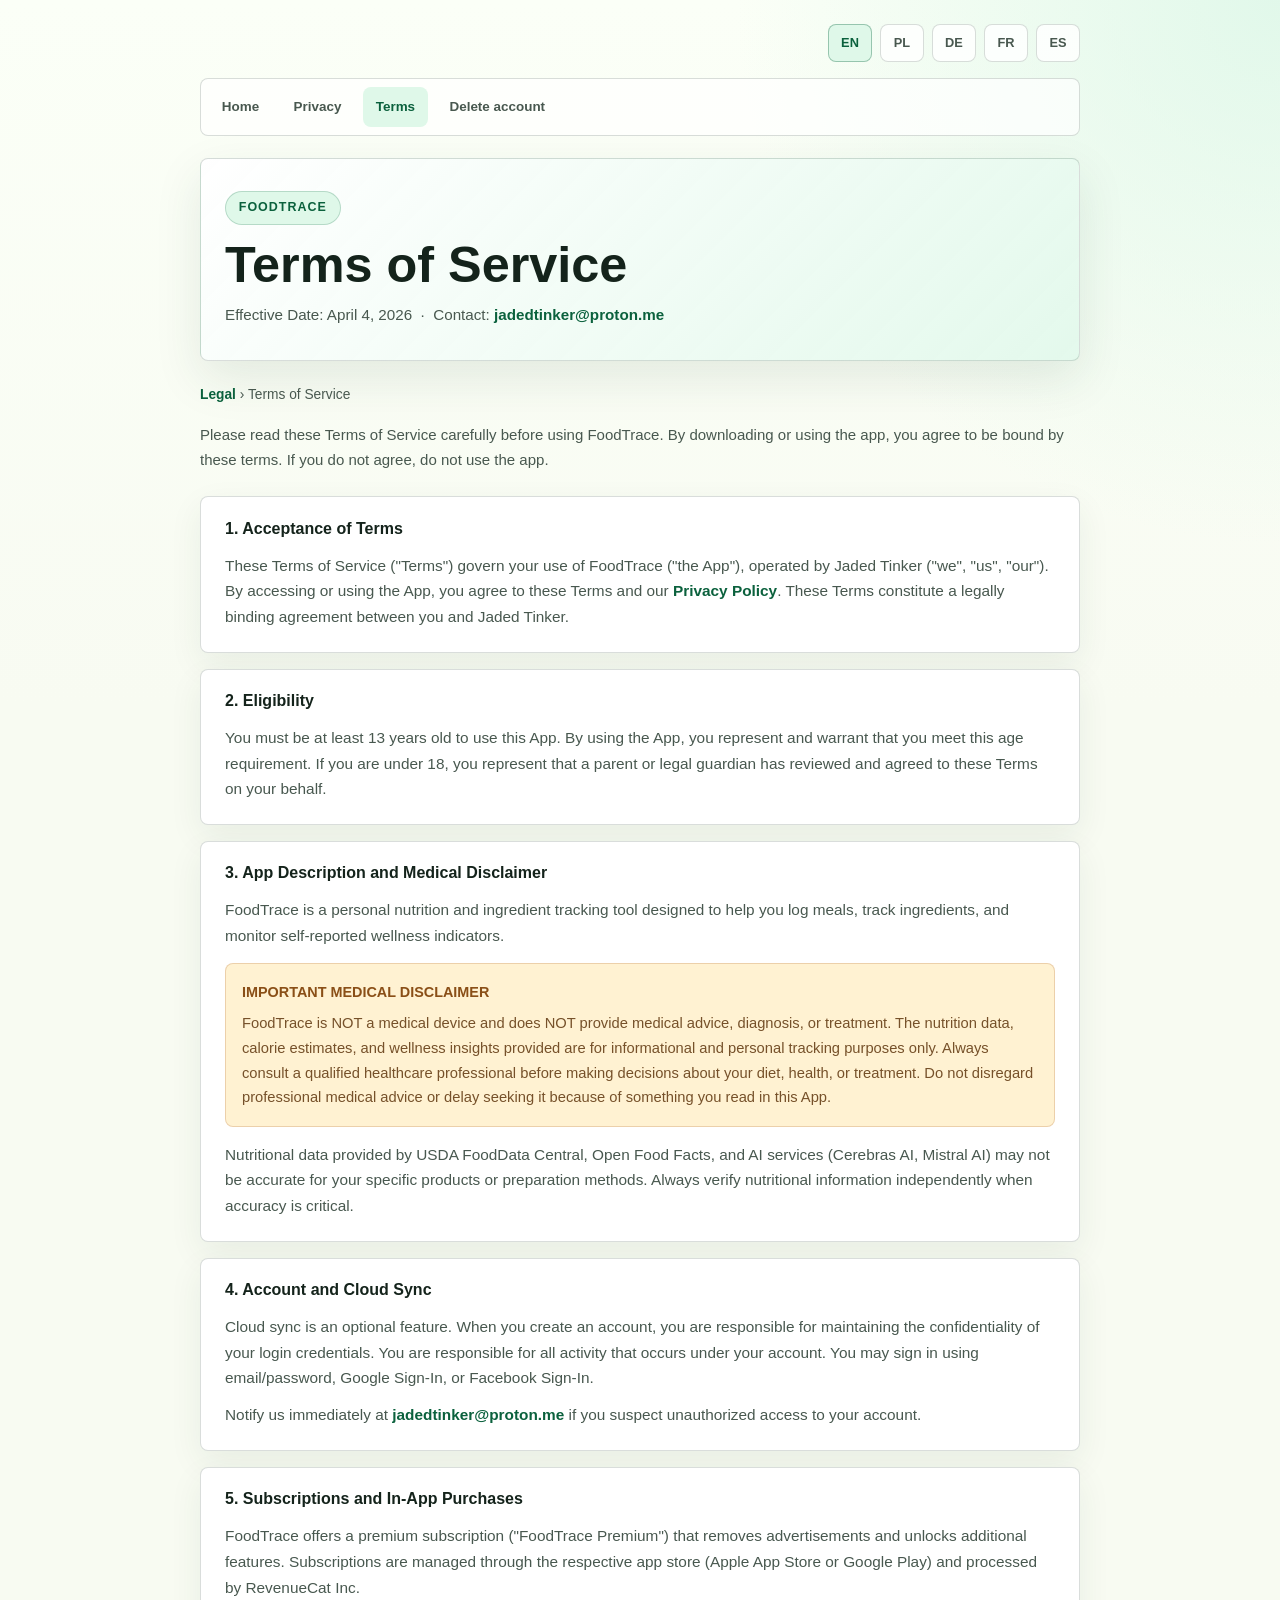
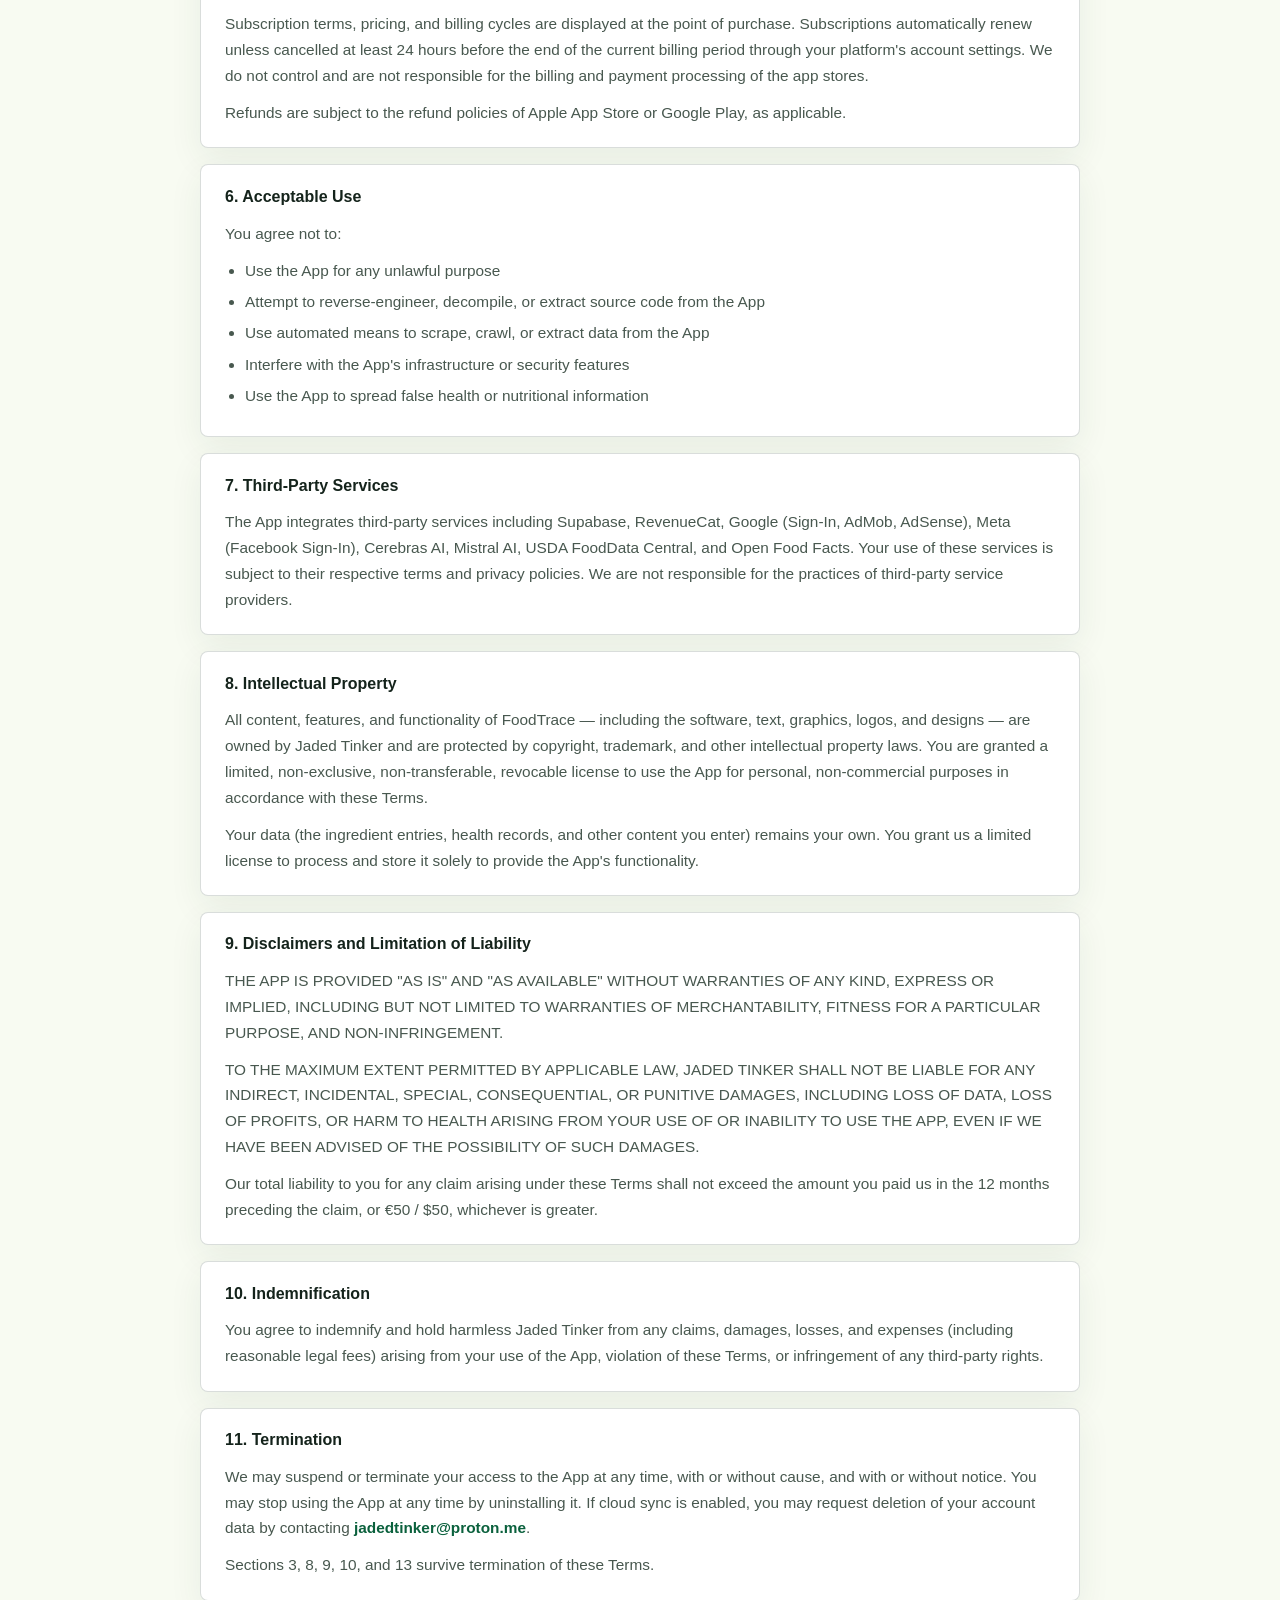
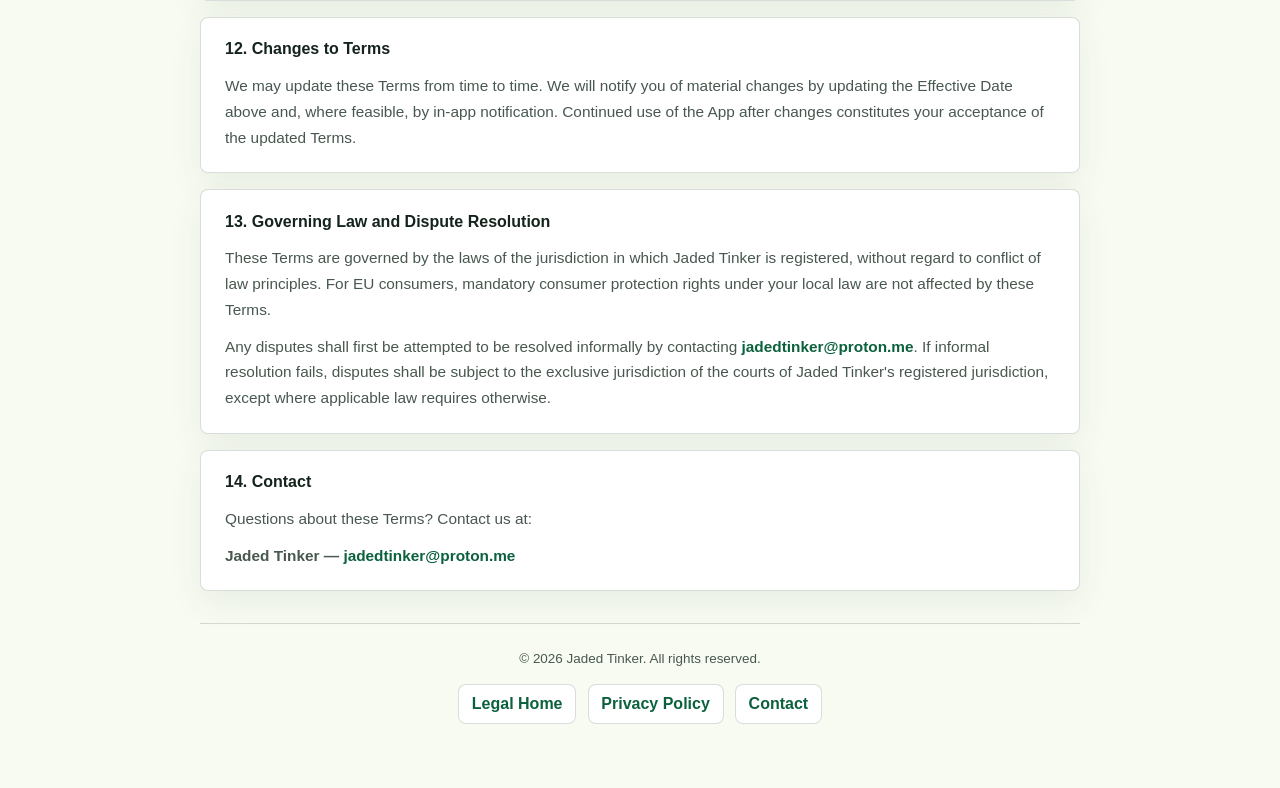
<file: terms.html>
<!DOCTYPE html>
<html lang="en">
<head>
  <meta charset="UTF-8" />
  <meta name="viewport" content="width=device-width, initial-scale=1.0" />
  <title>Terms of Service — FoodTrace</title>
  <link rel="stylesheet" href="style.css" />
  <script>
    (function () {
      var supported = ['en', 'pl', 'de', 'fr', 'es'];
      var param = new URLSearchParams(location.search).get('lang');
      var nav = ((navigator.language || navigator.userLanguage || '')).split('-')[0].toLowerCase();
      var lang = supported.indexOf(param) !== -1 ? param
               : supported.indexOf(nav)   !== -1 ? nav
               : 'en';
      window.SITE_LANG = lang;
      document.documentElement.lang = lang;
    }());
  </script>
</head>
<body>
  <div class="container">

    <!-- Language switcher -->
    <nav class="lang-switcher" id="lang-switcher">
      <a href="?lang=en">EN</a>
      <a href="?lang=pl">PL</a>
      <a href="?lang=de">DE</a>
      <a href="?lang=fr">FR</a>
      <a href="?lang=es">ES</a>
    </nav>

    <nav class="legal-doc-nav" id="legal-doc-nav" aria-label="Legal pages">
      <a href="index.html" data-legal-page="home">Home</a>
      <a href="privacy.html" data-legal-page="privacy">Privacy</a>
      <a href="terms.html" data-legal-page="terms" aria-current="page">Terms</a>
      <a href="delete-account.html" data-legal-page="delete">Delete account</a>
    </nav>

    <!-- ═══════════════════════════ ENGLISH ═══════════════════════════ -->
    <div class="lang-block" data-lang="en">
      <header>
        <p class="app-name">FoodTrace</p>
        <h1>Terms of Service</h1>
        <p class="meta">Effective Date: April 4, 2026 &nbsp;·&nbsp; Contact: <a href="mailto:jadedtinker@proton.me">jadedtinker@proton.me</a></p>
      </header>
      <nav class="breadcrumb"><a href="index.html">Legal</a> › Terms of Service</nav>
      <p style="font-size:0.9375rem;color:var(--text-muted);margin-bottom:1.5rem;">Please read these Terms of Service carefully before using FoodTrace. By downloading or using the app, you agree to be bound by these terms. If you do not agree, do not use the app.</p>
      <section><h2>1. Acceptance of Terms</h2><p>These Terms of Service ("Terms") govern your use of FoodTrace ("the App"), operated by Jaded Tinker ("we", "us", "our"). By accessing or using the App, you agree to these Terms and our <a href="privacy.html">Privacy Policy</a>. These Terms constitute a legally binding agreement between you and Jaded Tinker.</p></section>
      <section><h2>2. Eligibility</h2><p>You must be at least 13 years old to use this App. By using the App, you represent and warrant that you meet this age requirement. If you are under 18, you represent that a parent or legal guardian has reviewed and agreed to these Terms on your behalf.</p></section>
      <section><h2>3. App Description and Medical Disclaimer</h2>
        <p>FoodTrace is a personal nutrition and ingredient tracking tool designed to help you log meals, track ingredients, and monitor self-reported wellness indicators.</p>
        <div class="disclaimer"><span class="disclaimer-title">IMPORTANT MEDICAL DISCLAIMER</span><p>FoodTrace is NOT a medical device and does NOT provide medical advice, diagnosis, or treatment. The nutrition data, calorie estimates, and wellness insights provided are for informational and personal tracking purposes only. Always consult a qualified healthcare professional before making decisions about your diet, health, or treatment. Do not disregard professional medical advice or delay seeking it because of something you read in this App.</p></div>
        <p>Nutritional data provided by USDA FoodData Central, Open Food Facts, and AI services (Cerebras AI, Mistral AI) may not be accurate for your specific products or preparation methods. Always verify nutritional information independently when accuracy is critical.</p>
      </section>
      <section><h2>4. Account and Cloud Sync</h2><p>Cloud sync is an optional feature. When you create an account, you are responsible for maintaining the confidentiality of your login credentials. You are responsible for all activity that occurs under your account. You may sign in using email/password, Google Sign-In, or Facebook Sign-In.</p><p>Notify us immediately at <a href="mailto:jadedtinker@proton.me">jadedtinker@proton.me</a> if you suspect unauthorized access to your account.</p></section>
      <section><h2>5. Subscriptions and In-App Purchases</h2><p>FoodTrace offers a premium subscription ("FoodTrace Premium") that removes advertisements and unlocks additional features. Subscriptions are managed through the respective app store (Apple App Store or Google Play) and processed by RevenueCat Inc.</p><p>Subscription terms, pricing, and billing cycles are displayed at the point of purchase. Subscriptions automatically renew unless cancelled at least 24 hours before the end of the current billing period through your platform's account settings. We do not control and are not responsible for the billing and payment processing of the app stores.</p><p>Refunds are subject to the refund policies of Apple App Store or Google Play, as applicable.</p></section>
      <section><h2>6. Acceptable Use</h2><p>You agree not to:</p><ul><li>Use the App for any unlawful purpose</li><li>Attempt to reverse-engineer, decompile, or extract source code from the App</li><li>Use automated means to scrape, crawl, or extract data from the App</li><li>Interfere with the App's infrastructure or security features</li><li>Use the App to spread false health or nutritional information</li></ul></section>
      <section><h2>7. Third-Party Services</h2><p>The App integrates third-party services including Supabase, RevenueCat, Google (Sign-In, AdMob, AdSense), Meta (Facebook Sign-In), Cerebras AI, Mistral AI, USDA FoodData Central, and Open Food Facts. Your use of these services is subject to their respective terms and privacy policies. We are not responsible for the practices of third-party service providers.</p></section>
      <section><h2>8. Intellectual Property</h2><p>All content, features, and functionality of FoodTrace — including the software, text, graphics, logos, and designs — are owned by Jaded Tinker and are protected by copyright, trademark, and other intellectual property laws. You are granted a limited, non-exclusive, non-transferable, revocable license to use the App for personal, non-commercial purposes in accordance with these Terms.</p><p>Your data (the ingredient entries, health records, and other content you enter) remains your own. You grant us a limited license to process and store it solely to provide the App's functionality.</p></section>
      <section><h2>9. Disclaimers and Limitation of Liability</h2><p>THE APP IS PROVIDED "AS IS" AND "AS AVAILABLE" WITHOUT WARRANTIES OF ANY KIND, EXPRESS OR IMPLIED, INCLUDING BUT NOT LIMITED TO WARRANTIES OF MERCHANTABILITY, FITNESS FOR A PARTICULAR PURPOSE, AND NON-INFRINGEMENT.</p><p>TO THE MAXIMUM EXTENT PERMITTED BY APPLICABLE LAW, JADED TINKER SHALL NOT BE LIABLE FOR ANY INDIRECT, INCIDENTAL, SPECIAL, CONSEQUENTIAL, OR PUNITIVE DAMAGES, INCLUDING LOSS OF DATA, LOSS OF PROFITS, OR HARM TO HEALTH ARISING FROM YOUR USE OF OR INABILITY TO USE THE APP, EVEN IF WE HAVE BEEN ADVISED OF THE POSSIBILITY OF SUCH DAMAGES.</p><p>Our total liability to you for any claim arising under these Terms shall not exceed the amount you paid us in the 12 months preceding the claim, or €50 / $50, whichever is greater.</p></section>
      <section><h2>10. Indemnification</h2><p>You agree to indemnify and hold harmless Jaded Tinker from any claims, damages, losses, and expenses (including reasonable legal fees) arising from your use of the App, violation of these Terms, or infringement of any third-party rights.</p></section>
      <section><h2>11. Termination</h2><p>We may suspend or terminate your access to the App at any time, with or without cause, and with or without notice. You may stop using the App at any time by uninstalling it. If cloud sync is enabled, you may request deletion of your account data by contacting <a href="mailto:jadedtinker@proton.me">jadedtinker@proton.me</a>.</p><p>Sections 3, 8, 9, 10, and 13 survive termination of these Terms.</p></section>
      <section><h2>12. Changes to Terms</h2><p>We may update these Terms from time to time. We will notify you of material changes by updating the Effective Date above and, where feasible, by in-app notification. Continued use of the App after changes constitutes your acceptance of the updated Terms.</p></section>
      <section><h2>13. Governing Law and Dispute Resolution</h2><p>These Terms are governed by the laws of the jurisdiction in which Jaded Tinker is registered, without regard to conflict of law principles. For EU consumers, mandatory consumer protection rights under your local law are not affected by these Terms.</p><p>Any disputes shall first be attempted to be resolved informally by contacting <a href="mailto:jadedtinker@proton.me">jadedtinker@proton.me</a>. If informal resolution fails, disputes shall be subject to the exclusive jurisdiction of the courts of Jaded Tinker's registered jurisdiction, except where applicable law requires otherwise.</p></section>
      <section><h2>14. Contact</h2><p>Questions about these Terms? Contact us at:</p><p><strong>Jaded Tinker — <a href="mailto:jadedtinker@proton.me">jadedtinker@proton.me</a></strong></p></section>
      <footer><p>© 2026 Jaded Tinker. All rights reserved.</p><div class="footer-links"><a href="index.html">Legal Home</a><a href="privacy.html">Privacy Policy</a><a href="mailto:jadedtinker@proton.me">Contact</a></div></footer>
    </div>

    <!-- ═══════════════════════════ POLISH ═══════════════════════════ -->
    <div class="lang-block" data-lang="pl" hidden>
      <header>
        <p class="app-name">FoodTrace</p>
        <h1>Warunki Korzystania z Usługi</h1>
        <p class="meta">Data wejścia w życie: 4 kwietnia 2026 &nbsp;·&nbsp; Kontakt: <a href="mailto:jadedtinker@proton.me">jadedtinker@proton.me</a></p>
      </header>
      <nav class="breadcrumb"><a href="index.html?lang=pl">Dokumenty prawne</a> › Warunki Korzystania</nav>
      <p style="font-size:0.9375rem;color:var(--text-muted);margin-bottom:1.5rem;">Przed rozpoczęciem korzystania z aplikacji FoodTrace prosimy o uważne przeczytanie niniejszych Warunków Korzystania. Pobierając aplikację lub korzystając z niej, zgadzasz się na przestrzeganie tych warunków. Jeśli nie wyrażasz zgody, nie używaj aplikacji.</p>
      <section><h2>1. Akceptacja Warunków</h2><p>Niniejsze Warunki Korzystania z Usługi („Warunki") regulują korzystanie z aplikacji FoodTrace („Aplikacja"), obsługiwanej przez Jaded Tinker („my", „nas", „nasz"). Uzyskując dostęp do Aplikacji lub korzystając z niej, wyrażasz zgodę na niniejsze Warunki i naszą <a href="privacy.html?lang=pl">Politykę Prywatności</a>. Niniejsze Warunki stanowią prawnie wiążącą umowę pomiędzy Tobą a Jaded Tinker.</p></section>
      <section><h2>2. Wymagania Wiekowe</h2><p>Musisz mieć co najmniej 13 lat, aby korzystać z tej Aplikacji. Korzystając z Aplikacji, oświadczasz i gwarantujesz, że spełniasz ten wymóg wiekowy. Jeśli masz mniej niż 18 lat, oświadczasz, że rodzic lub opiekun prawny zapoznał się z niniejszymi Warunkami i wyraził na nie zgodę w Twoim imieniu.</p></section>
      <section><h2>3. Opis Aplikacji i Zastrzeżenie Medyczne</h2>
        <p>FoodTrace to narzędzie do osobistego śledzenia żywienia i składników, zaprojektowane, aby pomóc Ci rejestrować posiłki, śledzić składniki i monitorować samodzielnie zgłaszane wskaźniki zdrowia.</p>
        <div class="disclaimer"><span class="disclaimer-title">WAŻNE ZASTRZEŻENIE MEDYCZNE</span><p>FoodTrace NIE jest urządzeniem medycznym i NIE dostarcza porad medycznych, diagnoz ani leczenia. Dane żywieniowe, szacunki kalorii i wskazówki dotyczące zdrowia są przeznaczone wyłącznie do celów informacyjnych i osobistego śledzenia. Zawsze konsultuj się z wykwalifikowanym pracownikiem służby zdrowia przed podjęciem decyzji dotyczących diety, zdrowia lub leczenia. Nie lekceważ profesjonalnych porad medycznych ani nie opóźniaj ich zasięgania z powodu czegoś, co przeczytałeś w tej Aplikacji.</p></div>
        <p>Dane żywieniowe dostarczone przez USDA FoodData Central, Open Food Facts oraz usługi AI (Cerebras AI, Mistral AI) mogą nie być dokładne dla Twoich konkretnych produktów lub metod przyrządzania. Zawsze weryfikuj informacje żywieniowe niezależnie, gdy dokładność jest kluczowa.</p>
      </section>
      <section><h2>4. Konto i Synchronizacja z Chmurą</h2><p>Synchronizacja z chmurą jest opcjonalną funkcją. Tworząc konto, jesteś odpowiedzialny za zachowanie poufności danych logowania. Ponosisz odpowiedzialność za wszelką aktywność prowadzoną na Twoim koncie. Możesz logować się za pomocą adresu e-mail/hasła, Google Sign-In lub Facebook Sign-In.</p><p>Niezwłocznie powiadom nas pod adresem <a href="mailto:jadedtinker@proton.me">jadedtinker@proton.me</a>, jeśli podejrzewasz nieautoryzowany dostęp do swojego konta.</p></section>
      <section><h2>5. Subskrypcje i Zakupy w Aplikacji</h2><p>FoodTrace oferuje subskrypcję premium („FoodTrace Premium"), która usuwa reklamy i odblokowuje dodatkowe funkcje. Subskrypcje są zarządzane przez odpowiedni sklep z aplikacjami (Apple App Store lub Google Play) i przetwarzane przez RevenueCat Inc.</p><p>Warunki subskrypcji, ceny i cykle rozliczeniowe są wyświetlane w momencie zakupu. Subskrypcje automatycznie odnawiane są, chyba że zostaną anulowane co najmniej 24 godziny przed końcem bieżącego okresu rozliczeniowego za pośrednictwem ustawień konta na platformie. Nie kontrolujemy i nie ponosimy odpowiedzialności za rozliczenia i przetwarzanie płatności przez sklepy z aplikacjami.</p><p>Zwroty podlegają politykom zwrotów Apple App Store lub Google Play, zależnie od przypadku.</p></section>
      <section><h2>6. Dopuszczalne Użytkowanie</h2><p>Zgadzasz się nie:</p><ul><li>Używać Aplikacji w jakimkolwiek niezgodnym z prawem celu</li><li>Próbować odtwarzać kod źródłowy, dekompilować ani wydobywać kodu źródłowego z Aplikacji</li><li>Używać zautomatyzowanych środków do scrapowania, przeszukiwania ani wyodrębniania danych z Aplikacji</li><li>Zakłócać infrastruktury ani funkcji bezpieczeństwa Aplikacji</li><li>Używać Aplikacji do szerzenia fałszywych informacji zdrowotnych lub żywieniowych</li></ul></section>
      <section><h2>7. Usługi Podmiotów Trzecich</h2><p>Aplikacja integruje usługi podmiotów trzecich, w tym Supabase, RevenueCat, Google (Sign-In, AdMob, AdSense), Meta (Facebook Sign-In), Cerebras AI, Mistral AI, USDA FoodData Central i Open Food Facts. Korzystanie z tych usług podlega ich własnym warunkom i politykom prywatności. Nie ponosimy odpowiedzialności za praktyki zewnętrznych dostawców usług.</p></section>
      <section><h2>8. Własność Intelektualna</h2><p>Cała zawartość, funkcje i funkcjonalności FoodTrace — w tym oprogramowanie, teksty, grafiki, logotypy i projekty — są własnością Jaded Tinker i są chronione prawem autorskim, znakami towarowymi i innymi przepisami dotyczącymi własności intelektualnej. Udzielamy Ci ograniczonej, niewyłącznej, nieprzenoszalnej, odwołalnej licencji na korzystanie z Aplikacji do celów osobistych, niekomercyjnych zgodnie z niniejszymi Warunkami.</p><p>Twoje dane (wpisy dotyczące składników, dokumentacja zdrowotna i inne wprowadzane treści) pozostają Twoją własnością. Udzielasz nam ograniczonej licencji na ich przetwarzanie i przechowywanie wyłącznie w celu zapewnienia funkcjonalności Aplikacji.</p></section>
      <section><h2>9. Wyłączenie Odpowiedzialności i Ograniczenie Odpowiedzialności</h2><p>APLIKACJA JEST UDOSTĘPNIANA „TAK JAK JEST" I „W MIARĘ DOSTĘPNOŚCI" BEZ ŻADNYCH GWARANCJI, WYRAŹNYCH ANI DOROZUMIANYCH, W TYM M.IN. GWARANCJI PRZYDATNOŚCI HANDLOWEJ, PRZYDATNOŚCI DO OKREŚLONEGO CELU I NIENARUSZANIA PRAW.</p><p>W MAKSYMALNYM ZAKRESIE DOZWOLONYM PRZEZ OBOWIĄZUJĄCE PRAWO JADED TINKER NIE PONOSI ODPOWIEDZIALNOŚCI ZA ŻADNE POŚREDNIE, PRZYPADKOWE, SPECJALNE, WYNIKOWE ANI KARNE SZKODY, W TYM UTRATĘ DANYCH, UTRATĘ ZYSKÓW ANI SZKODY ZDROWOTNE WYNIKAJĄCE Z KORZYSTANIA Z APLIKACJI LUB NIEMOŻNOŚCI KORZYSTANIA Z NIEJ, NAWET JEŚLI ZOSTALIŚMY POINFORMOWANI O MOŻLIWOŚCI WYSTĄPIENIA TAKICH SZKÓD.</p><p>Nasza łączna odpowiedzialność wobec Ciebie za jakiekolwiek roszczenie wynikające z niniejszych Warunków nie przekroczy kwoty zapłaconej przez Ciebie w ciągu 12 miesięcy poprzedzających roszczenie lub 50 EUR / 50 USD, w zależności od tego, która kwota jest wyższa.</p></section>
      <section><h2>10. Odszkodowanie</h2><p>Zgadzasz się zabezpieczyć i chronić Jaded Tinker przed wszelkimi roszczeniami, szkodami, stratami i wydatkami (w tym uzasadnionymi kosztami prawnymi) wynikającymi z korzystania z Aplikacji, naruszenia niniejszych Warunków lub naruszenia praw osób trzecich.</p></section>
      <section><h2>11. Rozwiązanie Umowy</h2><p>Możemy zawiesić lub zakończyć Twój dostęp do Aplikacji w dowolnym czasie, z lub bez przyczyny, z lub bez powiadomienia. Możesz w każdej chwili zaprzestać korzystania z Aplikacji, odinstalowując ją. Jeśli synchronizacja z chmurą jest włączona, możesz zażądać usunięcia danych konta, kontaktując się pod adresem <a href="mailto:jadedtinker@proton.me">jadedtinker@proton.me</a>.</p><p>Sekcje 3, 8, 9, 10 i 13 pozostają w mocy po rozwiązaniu niniejszych Warunków.</p></section>
      <section><h2>12. Zmiany Warunków</h2><p>Możemy od czasu do czasu aktualizować niniejsze Warunki. O istotnych zmianach poinformujemy Cię, aktualizując powyższą datę wejścia w życie i, w miarę możliwości, poprzez powiadomienie w Aplikacji. Dalsze korzystanie z Aplikacji po wprowadzeniu zmian oznacza akceptację zaktualizowanych Warunków.</p></section>
      <section><h2>13. Prawo Właściwe i Rozstrzyganie Sporów</h2><p>Niniejsze Warunki podlegają prawu jurysdykcji, w której zarejestrowany jest Jaded Tinker, bez względu na normy kolizyjne. W przypadku konsumentów z UE obowiązkowe prawa ochrony konsumentów wynikające z lokalnego prawa nie są ograniczone przez niniejsze Warunki.</p><p>Wszelkie spory będą najpierw próbowane rozwiązać polubownie poprzez kontakt pod adresem <a href="mailto:jadedtinker@proton.me">jadedtinker@proton.me</a>. W przypadku niepowodzenia polubownego rozwiązania, spory będą podlegać wyłącznej jurysdykcji sądów zarejestrowanej jurysdykcji Jaded Tinker, chyba że obowiązujące prawo stanowi inaczej.</p></section>
      <section><h2>14. Kontakt</h2><p>Masz pytania dotyczące tych Warunków? Skontaktuj się z nami:</p><p><strong>Jaded Tinker — <a href="mailto:jadedtinker@proton.me">jadedtinker@proton.me</a></strong></p></section>
      <footer><p>© 2026 Jaded Tinker. Wszelkie prawa zastrzeżone.</p><div class="footer-links"><a href="index.html?lang=pl">Dokumenty prawne</a><a href="privacy.html?lang=pl">Polityka prywatności</a><a href="mailto:jadedtinker@proton.me">Kontakt</a></div></footer>
    </div>

    <!-- ═══════════════════════════ GERMAN ═══════════════════════════ -->
    <div class="lang-block" data-lang="de" hidden>
      <header>
        <p class="app-name">FoodTrace</p>
        <h1>Nutzungsbedingungen</h1>
        <p class="meta">Datum des Inkrafttretens: 4. April 2026 &nbsp;·&nbsp; Kontakt: <a href="mailto:jadedtinker@proton.me">jadedtinker@proton.me</a></p>
      </header>
      <nav class="breadcrumb"><a href="index.html?lang=de">Rechtliches</a> › Nutzungsbedingungen</nav>
      <p style="font-size:0.9375rem;color:var(--text-muted);margin-bottom:1.5rem;">Bitte lesen Sie diese Nutzungsbedingungen sorgfältig durch, bevor Sie FoodTrace verwenden. Indem Sie die App herunterladen oder verwenden, erklären Sie sich mit diesen Bedingungen einverstanden. Wenn Sie nicht zustimmen, verwenden Sie die App nicht.</p>
      <section><h2>1. Annahme der Bedingungen</h2><p>Diese Nutzungsbedingungen („Bedingungen") regeln Ihre Nutzung von FoodTrace („die App"), betrieben von Jaded Tinker („wir", „uns", „unser"). Durch den Zugriff auf oder die Nutzung der App stimmen Sie diesen Bedingungen und unserer <a href="privacy.html?lang=de">Datenschutzerklärung</a> zu. Diese Bedingungen stellen eine rechtsverbindliche Vereinbarung zwischen Ihnen und Jaded Tinker dar.</p></section>
      <section><h2>2. Berechtigung</h2><p>Sie müssen mindestens 13 Jahre alt sein, um diese App zu nutzen. Durch die Nutzung der App erklären und garantieren Sie, dass Sie diese Altersanforderung erfüllen. Wenn Sie unter 18 Jahre alt sind, erklären Sie, dass ein Elternteil oder gesetzlicher Vormund diese Bedingungen in Ihrem Namen gelesen und ihnen zugestimmt hat.</p></section>
      <section><h2>3. App-Beschreibung und Medizinischer Haftungsausschluss</h2>
        <p>FoodTrace ist ein persönliches Ernährungs- und Zutaten-Tracking-Tool, das Ihnen helfen soll, Mahlzeiten zu protokollieren, Zutaten zu verfolgen und selbst gemeldete Gesundheitsindikatoren zu überwachen.</p>
        <div class="disclaimer"><span class="disclaimer-title">WICHTIGER MEDIZINISCHER HAFTUNGSAUSSCHLUSS</span><p>FoodTrace ist KEIN Medizinprodukt und erteilt KEINE medizinischen Ratschläge, Diagnosen oder Behandlungen. Die bereitgestellten Ernährungsdaten, Kalorienabschätzungen und Gesundheitserkenntnisse dienen ausschließlich zu Informations- und persönlichen Verfolgungszwecken. Konsultieren Sie immer einen qualifizierten Gesundheitsexperten, bevor Sie Entscheidungen über Ihre Ernährung, Gesundheit oder Behandlung treffen. Ignorieren Sie keine professionellen medizinischen Ratschläge und verzögern Sie nicht das Aufsuchen von Hilfe aufgrund von etwas, das Sie in dieser App gelesen haben.</p></div>
        <p>Ernährungsdaten von USDA FoodData Central, Open Food Facts und KI-Diensten (Cerebras AI, Mistral AI) sind möglicherweise nicht für Ihre spezifischen Produkte oder Zubereitungsmethoden genau. Überprüfen Sie Ernährungsinformationen immer unabhängig, wenn Genauigkeit entscheidend ist.</p>
      </section>
      <section><h2>4. Konto und Cloud-Synchronisierung</h2><p>Die Cloud-Synchronisierung ist eine optionale Funktion. Wenn Sie ein Konto erstellen, sind Sie für die Vertraulichkeit Ihrer Anmeldedaten verantwortlich. Sie sind für alle Aktivitäten verantwortlich, die unter Ihrem Konto stattfinden. Sie können sich per E-Mail/Passwort, Google Sign-In oder Facebook Sign-In anmelden.</p><p>Benachrichtigen Sie uns umgehend unter <a href="mailto:jadedtinker@proton.me">jadedtinker@proton.me</a>, wenn Sie einen unbefugten Zugriff auf Ihr Konto vermuten.</p></section>
      <section><h2>5. Abonnements und In-App-Käufe</h2><p>FoodTrace bietet ein Premium-Abonnement („FoodTrace Premium"), das Werbung entfernt und zusätzliche Funktionen freischaltet. Abonnements werden über den jeweiligen App-Store (Apple App Store oder Google Play) verwaltet und von RevenueCat Inc. verarbeitet.</p><p>Abonnementbedingungen, Preise und Abrechnungszyklen werden zum Zeitpunkt des Kaufs angezeigt. Abonnements verlängern sich automatisch, sofern sie nicht mindestens 24 Stunden vor Ende des aktuellen Abrechnungszeitraums über die Kontoeinstellungen Ihrer Plattform gekündigt werden. Wir kontrollieren die Abrechnung und Zahlungsabwicklung der App-Stores nicht und sind dafür nicht verantwortlich.</p><p>Rückerstattungen unterliegen den Rückerstattungsrichtlinien des Apple App Store oder Google Play, je nach Anwendbarkeit.</p></section>
      <section><h2>6. Zulässige Nutzung</h2><p>Sie verpflichten sich, Folgendes zu unterlassen:</p><ul><li>Die App für rechtswidrige Zwecke zu nutzen</li><li>Den Quellcode der App zu rekonstruieren, zu dekompilieren oder zu extrahieren</li><li>Automatisierte Mittel zum Scrapen, Durchsuchen oder Extrahieren von Daten aus der App zu verwenden</li><li>Die Infrastruktur oder Sicherheitsfunktionen der App zu beeinträchtigen</li><li>Die App zur Verbreitung falscher Gesundheits- oder Ernährungsinformationen zu nutzen</li></ul></section>
      <section><h2>7. Dienste von Drittanbietern</h2><p>Die App integriert Dienste von Drittanbietern, darunter Supabase, RevenueCat, Google (Sign-In, AdMob, AdSense), Meta (Facebook Sign-In), Cerebras AI, Mistral AI, USDA FoodData Central und Open Food Facts. Ihre Nutzung dieser Dienste unterliegt deren jeweiligen Nutzungsbedingungen und Datenschutzrichtlinien. Wir sind nicht für die Praktiken von Drittanbieter-Diensteanbietern verantwortlich.</p></section>
      <section><h2>8. Geistiges Eigentum</h2><p>Alle Inhalte, Funktionen und Funktionalitäten von FoodTrace — einschließlich Software, Texte, Grafiken, Logos und Designs — sind Eigentum von Jaded Tinker und durch Urheberrecht, Markenrecht und andere Gesetze zum Schutz geistigen Eigentums geschützt. Ihnen wird eine beschränkte, nicht exklusive, nicht übertragbare, widerrufliche Lizenz zur persönlichen, nicht kommerziellen Nutzung der App gemäß diesen Bedingungen gewährt.</p><p>Ihre Daten (die Zutateinträge, Gesundheitsprotokolle und andere von Ihnen eingegebene Inhalte) bleiben Ihr Eigentum. Sie gewähren uns eine beschränkte Lizenz zur Verarbeitung und Speicherung dieser Daten ausschließlich zur Bereitstellung der App-Funktionalität.</p></section>
      <section><h2>9. Haftungsausschlüsse und Haftungsbeschränkung</h2><p>DIE APP WIRD „WIE BESEHEN" UND „WIE VERFÜGBAR" OHNE AUSDRÜCKLICHE ODER STILLSCHWEIGENDE GARANTIEN JEGLICHER ART BEREITGESTELLT, EINSCHLIESSLICH, ABER NICHT BESCHRÄNKT AUF GARANTIEN DER MARKTGÄNGIGKEIT, EIGNUNG FÜR EINEN BESTIMMTEN ZWECK UND NICHTVERLETZUNG VON RECHTEN.</p><p>IM MAXIMAL GESETZLICH ZULÄSSIGEN UMFANG HAFTET JADED TINKER NICHT FÜR INDIREKTE, ZUFÄLLIGE, BESONDERE, FOLGE- ODER STRAFSCHADENERSATZANSPRÜCHE, EINSCHLIESSLICH DATENVERLUST, GEWINNVERLUST ODER GESUNDHEITSSCHÄDEN, DIE AUS IHRER NUTZUNG ODER UNFÄHIGKEIT ZUR NUTZUNG DER APP ENTSTEHEN, AUCH WENN WIR AUF DIE MÖGLICHKEIT SOLCHER SCHÄDEN HINGEWIESEN WURDEN.</p><p>Unsere Gesamthaftung Ihnen gegenüber für Ansprüche aus diesen Bedingungen übersteigt nicht den Betrag, den Sie uns in den 12 Monaten vor dem Anspruch gezahlt haben, oder 50 € / 50 $, je nachdem, welcher Betrag höher ist.</p></section>
      <section><h2>10. Schadloshaltung</h2><p>Sie stimmen zu, Jaded Tinker von allen Ansprüchen, Schäden, Verlusten und Aufwendungen (einschließlich angemessener Anwaltskosten) freizustellen und schadlos zu halten, die aus Ihrer Nutzung der App, einem Verstoß gegen diese Bedingungen oder einer Verletzung von Rechten Dritter entstehen.</p></section>
      <section><h2>11. Kündigung</h2><p>Wir können Ihren Zugriff auf die App jederzeit, mit oder ohne Grund und mit oder ohne Vorankündigung, aussetzen oder beenden. Sie können die App jederzeit durch Deinstallation nicht mehr nutzen. Wenn die Cloud-Synchronisierung aktiviert ist, können Sie die Löschung Ihrer Kontodaten beantragen, indem Sie <a href="mailto:jadedtinker@proton.me">jadedtinker@proton.me</a> kontaktieren.</p><p>Die Abschnitte 3, 8, 9, 10 und 13 gelten nach Beendigung dieser Bedingungen fort.</p></section>
      <section><h2>12. Änderungen der Bedingungen</h2><p>Wir können diese Bedingungen von Zeit zu Zeit aktualisieren. Wir werden Sie über wesentliche Änderungen informieren, indem wir das oben genannte Datum des Inkrafttretens aktualisieren und, soweit möglich, durch eine In-App-Benachrichtigung. Die weitere Nutzung der App nach Änderungen gilt als Akzeptanz der aktualisierten Bedingungen.</p></section>
      <section><h2>13. Anwendbares Recht und Streitbeilegung</h2><p>Diese Bedingungen unterliegen dem Recht der Gerichtsbarkeit, in der Jaded Tinker registriert ist, ohne Berücksichtigung von Kollisionsnormen. Für EU-Verbraucher werden zwingende Verbraucherschutzrechte nach Ihrem lokalen Recht durch diese Bedingungen nicht berührt.</p><p>Streitigkeiten sollen zunächst informell beigelegt werden, indem <a href="mailto:jadedtinker@proton.me">jadedtinker@proton.me</a> kontaktiert wird. Wenn eine informelle Beilegung scheitert, unterliegen Streitigkeiten der ausschließlichen Gerichtsbarkeit der Gerichte der registrierten Gerichtsbarkeit von Jaded Tinker, soweit das anwendbare Recht nicht anderes vorschreibt.</p></section>
      <section><h2>14. Kontakt</h2><p>Fragen zu diesen Bedingungen? Kontaktieren Sie uns:</p><p><strong>Jaded Tinker — <a href="mailto:jadedtinker@proton.me">jadedtinker@proton.me</a></strong></p></section>
      <footer><p>© 2026 Jaded Tinker. Alle Rechte vorbehalten.</p><div class="footer-links"><a href="index.html?lang=de">Rechtliches</a><a href="privacy.html?lang=de">Datenschutzerklärung</a><a href="mailto:jadedtinker@proton.me">Kontakt</a></div></footer>
    </div>

    <!-- ═══════════════════════════ FRENCH ═══════════════════════════ -->
    <div class="lang-block" data-lang="fr" hidden>
      <header>
        <p class="app-name">FoodTrace</p>
        <h1>Conditions d'Utilisation</h1>
        <p class="meta">Date d'entrée en vigueur : 4 avril 2026 &nbsp;·&nbsp; Contact : <a href="mailto:jadedtinker@proton.me">jadedtinker@proton.me</a></p>
      </header>
      <nav class="breadcrumb"><a href="index.html?lang=fr">Documents légaux</a> › Conditions d'Utilisation</nav>
      <p style="font-size:0.9375rem;color:var(--text-muted);margin-bottom:1.5rem;">Veuillez lire attentivement ces Conditions d'Utilisation avant d'utiliser FoodTrace. En téléchargeant ou en utilisant l'application, vous acceptez d'être lié par ces conditions. Si vous n'acceptez pas, n'utilisez pas l'application.</p>
      <section><h2>1. Acceptation des Conditions</h2><p>Les présentes Conditions d'Utilisation (« Conditions ») régissent votre utilisation d'FoodTrace (« l'Application »), exploitée par Jaded Tinker (« nous », « notre »). En accédant ou en utilisant l'Application, vous acceptez ces Conditions et notre <a href="privacy.html?lang=fr">Politique de Confidentialité</a>. Ces Conditions constituent un accord juridiquement contraignant entre vous et Jaded Tinker.</p></section>
      <section><h2>2. Éligibilité</h2><p>Vous devez avoir au moins 13 ans pour utiliser cette Application. En utilisant l'Application, vous déclarez et garantissez que vous remplissez cette condition d'âge. Si vous avez moins de 18 ans, vous déclarez qu'un parent ou tuteur légal a lu et accepté ces Conditions en votre nom.</p></section>
      <section><h2>3. Description de l'Application et Avertissement Médical</h2>
        <p>FoodTrace est un outil personnel de suivi nutritionnel et des ingrédients conçu pour vous aider à consigner vos repas, suivre vos ingrédients et surveiller vos indicateurs de bien-être déclarés.</p>
        <div class="disclaimer"><span class="disclaimer-title">AVERTISSEMENT MÉDICAL IMPORTANT</span><p>FoodTrace N'EST PAS un dispositif médical et ne fournit PAS de conseils médicaux, de diagnostic ou de traitement. Les données nutritionnelles, les estimations de calories et les informations sur le bien-être fournies sont destinées uniquement à des fins d'information et de suivi personnel. Consultez toujours un professionnel de santé qualifié avant de prendre des décisions concernant votre alimentation, votre santé ou votre traitement. Ne négligez pas les conseils médicaux professionnels et ne tardez pas à les consulter en raison de quelque chose que vous avez lu dans cette Application.</p></div>
        <p>Les données nutritionnelles fournies par USDA FoodData Central, Open Food Facts et les services IA (Cerebras AI, Mistral AI) peuvent ne pas être exactes pour vos produits spécifiques ou méthodes de préparation. Vérifiez toujours les informations nutritionnelles indépendamment lorsque l'exactitude est critique.</p>
      </section>
      <section><h2>4. Compte et Synchronisation Cloud</h2><p>La synchronisation cloud est une fonctionnalité optionnelle. Lorsque vous créez un compte, vous êtes responsable de la confidentialité de vos identifiants de connexion. Vous êtes responsable de toute activité qui se déroule sous votre compte. Vous pouvez vous connecter avec e-mail/mot de passe, Google Sign-In ou Facebook Sign-In.</p><p>Notifiez-nous immédiatement à <a href="mailto:jadedtinker@proton.me">jadedtinker@proton.me</a> si vous suspectez un accès non autorisé à votre compte.</p></section>
      <section><h2>5. Abonnements et Achats Intégrés</h2><p>FoodTrace propose un abonnement premium (« FoodTrace Premium ») qui supprime les publicités et débloque des fonctionnalités supplémentaires. Les abonnements sont gérés via la boutique d'applications respective (Apple App Store ou Google Play) et traités par RevenueCat Inc.</p><p>Les conditions d'abonnement, les tarifs et les cycles de facturation sont affichés au moment de l'achat. Les abonnements se renouvellent automatiquement sauf annulation au moins 24 heures avant la fin de la période de facturation en cours via les paramètres du compte de votre plateforme. Nous ne contrôlons pas et ne sommes pas responsables de la facturation et du traitement des paiements des boutiques d'applications.</p><p>Les remboursements sont soumis aux politiques de remboursement de l'Apple App Store ou de Google Play, selon le cas.</p></section>
      <section><h2>6. Utilisation Acceptable</h2><p>Vous vous engagez à ne pas :</p><ul><li>Utiliser l'Application à des fins illicites</li><li>Tenter de rétro-ingénierie, de décompilation ou d'extraction du code source de l'Application</li><li>Utiliser des moyens automatisés pour extraire, explorer ou récupérer des données de l'Application</li><li>Interférer avec l'infrastructure ou les fonctionnalités de sécurité de l'Application</li><li>Utiliser l'Application pour diffuser de fausses informations sur la santé ou la nutrition</li></ul></section>
      <section><h2>7. Services Tiers</h2><p>L'Application intègre des services tiers, notamment Supabase, RevenueCat, Google (Sign-In, AdMob, AdSense), Meta (Facebook Sign-In), Cerebras AI, Mistral AI, USDA FoodData Central et Open Food Facts. Votre utilisation de ces services est soumise à leurs conditions et politiques de confidentialité respectives. Nous ne sommes pas responsables des pratiques des fournisseurs de services tiers.</p></section>
      <section><h2>8. Propriété Intellectuelle</h2><p>Tous les contenus, fonctionnalités et fonctions d'FoodTrace — y compris le logiciel, les textes, les graphiques, les logos et les designs — sont la propriété de Jaded Tinker et sont protégés par le droit d'auteur, les marques commerciales et d'autres lois sur la propriété intellectuelle. Une licence limitée, non exclusive, non transférable et révocable vous est accordée pour utiliser l'Application à des fins personnelles et non commerciales conformément aux présentes Conditions.</p><p>Vos données (les entrées d'ingrédients, les dossiers de santé et autres contenus que vous saisissez) vous appartiennent. Vous nous accordez une licence limitée pour les traiter et les stocker uniquement pour fournir les fonctionnalités de l'Application.</p></section>
      <section><h2>9. Exclusions de Garantie et Limitation de Responsabilité</h2><p>L'APPLICATION EST FOURNIE « EN L'ÉTAT » ET « TELLE QUE DISPONIBLE » SANS GARANTIE D'AUCUNE SORTE, EXPRESSE OU IMPLICITE, Y COMPRIS, MAIS SANS S'Y LIMITER, LES GARANTIES DE QUALITÉ MARCHANDE, D'ADÉQUATION À UN USAGE PARTICULIER ET DE NON-CONTREFAÇON.</p><p>DANS TOUTE LA MESURE PERMISE PAR LA LOI APPLICABLE, JADED TINKER NE SERA PAS RESPONSABLE DES DOMMAGES INDIRECTS, ACCESSOIRES, SPÉCIAUX, CONSÉCUTIFS OU PUNITIFS, Y COMPRIS LA PERTE DE DONNÉES, LA PERTE DE PROFITS OU LES ATTEINTES À LA SANTÉ RÉSULTANT DE VOTRE UTILISATION OU DE L'IMPOSSIBILITÉ D'UTILISER L'APPLICATION, MÊME SI NOUS AVONS ÉTÉ INFORMÉS DE LA POSSIBILITÉ DE TELS DOMMAGES.</p><p>Notre responsabilité totale envers vous pour toute réclamation découlant des présentes Conditions ne dépassera pas le montant que vous nous avez versé au cours des 12 mois précédant la réclamation, ou 50 € / 50 $, selon le montant le plus élevé.</p></section>
      <section><h2>10. Indemnisation</h2><p>Vous acceptez d'indemniser et de dégager Jaded Tinker de toute responsabilité pour toute réclamation, dommage, perte et dépense (y compris les honoraires d'avocat raisonnables) découlant de votre utilisation de l'Application, d'une violation des présentes Conditions ou d'une violation des droits de tiers.</p></section>
      <section><h2>11. Résiliation</h2><p>Nous pouvons suspendre ou mettre fin à votre accès à l'Application à tout moment, avec ou sans motif, et avec ou sans préavis. Vous pouvez cesser d'utiliser l'Application à tout moment en la désinstallant. Si la synchronisation cloud est activée, vous pouvez demander la suppression de vos données de compte en contactant <a href="mailto:jadedtinker@proton.me">jadedtinker@proton.me</a>.</p><p>Les sections 3, 8, 9, 10 et 13 survivent à la résiliation des présentes Conditions.</p></section>
      <section><h2>12. Modifications des Conditions</h2><p>Nous pouvons mettre à jour ces Conditions de temps à autre. Nous vous informerons des modifications importantes en mettant à jour la date d'entrée en vigueur ci-dessus et, dans la mesure du possible, par notification dans l'Application. L'utilisation continue de l'Application après les modifications constitue votre acceptation des Conditions mises à jour.</p></section>
      <section><h2>13. Droit Applicable et Résolution des Litiges</h2><p>Les présentes Conditions sont régies par le droit de la juridiction dans laquelle Jaded Tinker est enregistré, sans tenir compte des principes de conflit de lois. Pour les consommateurs de l'UE, les droits de protection des consommateurs obligatoires en vertu de votre loi locale ne sont pas affectés par ces Conditions.</p><p>Tout litige fera d'abord l'objet d'une tentative de résolution informelle en contactant <a href="mailto:jadedtinker@proton.me">jadedtinker@proton.me</a>. En cas d'échec de la résolution informelle, les litiges seront soumis à la juridiction exclusive des tribunaux de la juridiction enregistrée de Jaded Tinker, sauf disposition contraire du droit applicable.</p></section>
      <section><h2>14. Nous Contacter</h2><p>Des questions sur ces Conditions ? Contactez-nous :</p><p><strong>Jaded Tinker — <a href="mailto:jadedtinker@proton.me">jadedtinker@proton.me</a></strong></p></section>
      <footer><p>© 2026 Jaded Tinker. Tous droits réservés.</p><div class="footer-links"><a href="index.html?lang=fr">Documents légaux</a><a href="privacy.html?lang=fr">Politique de confidentialité</a><a href="mailto:jadedtinker@proton.me">Contact</a></div></footer>
    </div>

    <!-- ═══════════════════════════ SPANISH ═══════════════════════════ -->
    <div class="lang-block" data-lang="es" hidden>
      <header>
        <p class="app-name">FoodTrace</p>
        <h1>Términos de Servicio</h1>
        <p class="meta">Fecha de entrada en vigor: 4 de abril de 2026 &nbsp;·&nbsp; Contacto: <a href="mailto:jadedtinker@proton.me">jadedtinker@proton.me</a></p>
      </header>
      <nav class="breadcrumb"><a href="index.html?lang=es">Documentos legales</a> › Términos de Servicio</nav>
      <p style="font-size:0.9375rem;color:var(--text-muted);margin-bottom:1.5rem;">Lea detenidamente estos Términos de Servicio antes de usar FoodTrace. Al descargar o usar la aplicación, acepta estar sujeto a estos términos. Si no está de acuerdo, no use la aplicación.</p>
      <section><h2>1. Aceptación de los Términos</h2><p>Estos Términos de Servicio («Términos») rigen su uso de FoodTrace («la Aplicación»), operada por Jaded Tinker («nosotros», «nos», «nuestro»). Al acceder o usar la Aplicación, acepta estos Términos y nuestra <a href="privacy.html?lang=es">Política de Privacidad</a>. Estos Términos constituyen un acuerdo legalmente vinculante entre usted y Jaded Tinker.</p></section>
      <section><h2>2. Elegibilidad</h2><p>Debe tener al menos 13 años para usar esta Aplicación. Al usar la Aplicación, declara y garantiza que cumple este requisito de edad. Si tiene menos de 18 años, declara que un padre o tutor legal ha leído y aceptado estos Términos en su nombre.</p></section>
      <section><h2>3. Descripción de la Aplicación y Aviso Médico</h2>
        <p>FoodTrace es una herramienta personal de seguimiento nutricional e ingredientes diseñada para ayudarle a registrar comidas, rastrear ingredientes y monitorear indicadores de bienestar autodeclarados.</p>
        <div class="disclaimer"><span class="disclaimer-title">AVISO MÉDICO IMPORTANTE</span><p>FoodTrace NO es un dispositivo médico y NO proporciona consejos médicos, diagnósticos ni tratamientos. Los datos nutricionales, las estimaciones de calorías y los conocimientos de bienestar proporcionados son únicamente para fines informativos y de seguimiento personal. Consulte siempre a un profesional sanitario cualificado antes de tomar decisiones sobre su dieta, salud o tratamiento. No ignore los consejos médicos profesionales ni demore su búsqueda debido a algo que haya leído en esta Aplicación.</p></div>
        <p>Los datos nutricionales proporcionados por USDA FoodData Central, Open Food Facts y los servicios de IA (Cerebras AI, Mistral AI) pueden no ser precisos para sus productos específicos o métodos de preparación. Verifique siempre la información nutricional de forma independiente cuando la precisión sea crítica.</p>
      </section>
      <section><h2>4. Cuenta y Sincronización en la Nube</h2><p>La sincronización en la nube es una función opcional. Cuando crea una cuenta, es responsable de mantener la confidencialidad de sus credenciales de inicio de sesión. Es responsable de toda la actividad que ocurra bajo su cuenta. Puede iniciar sesión con correo electrónico/contraseña, Google Sign-In o Facebook Sign-In.</p><p>Notifíquenos de inmediato en <a href="mailto:jadedtinker@proton.me">jadedtinker@proton.me</a> si sospecha acceso no autorizado a su cuenta.</p></section>
      <section><h2>5. Suscripciones y Compras dentro de la Aplicación</h2><p>FoodTrace ofrece una suscripción premium («FoodTrace Premium») que elimina los anuncios y desbloquea funciones adicionales. Las suscripciones se gestionan a través de la tienda de aplicaciones respectiva (Apple App Store o Google Play) y son procesadas por RevenueCat Inc.</p><p>Los términos de suscripción, los precios y los ciclos de facturación se muestran en el momento de la compra. Las suscripciones se renuevan automáticamente a menos que se cancelen al menos 24 horas antes del final del período de facturación actual a través de la configuración de cuenta de su plataforma. No controlamos ni somos responsables de la facturación y el procesamiento de pagos de las tiendas de aplicaciones.</p><p>Los reembolsos están sujetos a las políticas de reembolso de Apple App Store o Google Play, según corresponda.</p></section>
      <section><h2>6. Uso Aceptable</h2><p>Acepta no:</p><ul><li>Usar la Aplicación para ningún fin ilícito</li><li>Intentar realizar ingeniería inversa, descompilar o extraer el código fuente de la Aplicación</li><li>Usar medios automatizados para extraer, rastrear o recuperar datos de la Aplicación</li><li>Interferir con la infraestructura o las funciones de seguridad de la Aplicación</li><li>Usar la Aplicación para difundir información falsa sobre salud o nutrición</li></ul></section>
      <section><h2>7. Servicios de Terceros</h2><p>La Aplicación integra servicios de terceros que incluyen Supabase, RevenueCat, Google (Sign-In, AdMob, AdSense), Meta (Facebook Sign-In), Cerebras AI, Mistral AI, USDA FoodData Central y Open Food Facts. Su uso de estos servicios está sujeto a sus respectivos términos y políticas de privacidad. No somos responsables de las prácticas de los proveedores de servicios de terceros.</p></section>
      <section><h2>8. Propiedad Intelectual</h2><p>Todo el contenido, las funciones y la funcionalidad de FoodTrace — incluyendo el software, textos, gráficos, logotipos y diseños — son propiedad de Jaded Tinker y están protegidos por derechos de autor, marcas registradas y otras leyes de propiedad intelectual. Se le otorga una licencia limitada, no exclusiva, no transferible y revocable para usar la Aplicación con fines personales y no comerciales de acuerdo con estos Términos.</p><p>Sus datos (las entradas de ingredientes, los registros de salud y otros contenidos que ingresa) siguen siendo suyos. Nos otorga una licencia limitada para procesarlos y almacenarlos únicamente para proporcionar la funcionalidad de la Aplicación.</p></section>
      <section><h2>9. Descargos de Responsabilidad y Limitación de Responsabilidad</h2><p>LA APLICACIÓN SE PROPORCIONA «TAL CUAL» Y «SEGÚN DISPONIBILIDAD» SIN GARANTÍAS DE NINGÚN TIPO, EXPRESAS O IMPLÍCITAS, INCLUYENDO PERO NO LIMITADO A LAS GARANTÍAS DE COMERCIABILIDAD, IDONEIDAD PARA UN PROPÓSITO PARTICULAR Y NO INFRACCIÓN.</p><p>EN LA MÁXIMA MEDIDA PERMITIDA POR LA LEY APLICABLE, JADED TINKER NO SERÁ RESPONSABLE DE NINGÚN DAÑO INDIRECTO, INCIDENTAL, ESPECIAL, CONSECUENTE O PUNITIVO, INCLUYENDO PÉRDIDA DE DATOS, PÉRDIDA DE BENEFICIOS O DAÑOS A LA SALUD QUE SURJAN DE SU USO O IMPOSIBILIDAD DE USO DE LA APLICACIÓN, INCLUSO SI HEMOS SIDO ADVERTIDOS DE LA POSIBILIDAD DE DICHOS DAÑOS.</p><p>Nuestra responsabilidad total hacia usted por cualquier reclamación derivada de estos Términos no excederá el importe que nos haya pagado en los 12 meses anteriores a la reclamación, o 50 € / 50 $, lo que sea mayor.</p></section>
      <section><h2>10. Indemnización</h2><p>Acepta indemnizar y eximir de responsabilidad a Jaded Tinker de todas las reclamaciones, daños, pérdidas y gastos (incluyendo honorarios legales razonables) que surjan de su uso de la Aplicación, violación de estos Términos o infracción de los derechos de terceros.</p></section>
      <section><h2>11. Terminación</h2><p>Podemos suspender o terminar su acceso a la Aplicación en cualquier momento, con o sin causa, y con o sin previo aviso. Puede dejar de usar la Aplicación en cualquier momento desinstalándola. Si la sincronización en la nube está activada, puede solicitar la eliminación de los datos de su cuenta contactando a <a href="mailto:jadedtinker@proton.me">jadedtinker@proton.me</a>.</p><p>Las secciones 3, 8, 9, 10 y 13 sobreviven a la terminación de estos Términos.</p></section>
      <section><h2>12. Cambios en los Términos</h2><p>Podemos actualizar estos Términos de vez en cuando. Le notificaremos los cambios materiales actualizando la Fecha de entrada en vigor anterior y, cuando sea posible, mediante notificación en la Aplicación. El uso continuado de la Aplicación después de los cambios constituye su aceptación de los Términos actualizados.</p></section>
      <section><h2>13. Ley Aplicable y Resolución de Disputas</h2><p>Estos Términos se rigen por las leyes de la jurisdicción en la que está registrado Jaded Tinker, sin tener en cuenta los principios de conflicto de leyes. Para los consumidores de la UE, los derechos de protección al consumidor obligatorios bajo su ley local no se ven afectados por estos Términos.</p><p>Cualquier disputa se intentará resolver primero de manera informal contactando a <a href="mailto:jadedtinker@proton.me">jadedtinker@proton.me</a>. Si la resolución informal fracasa, las disputas estarán sujetas a la jurisdicción exclusiva de los tribunales de la jurisdicción registrada de Jaded Tinker, excepto donde la ley aplicable requiera lo contrario.</p></section>
      <section><h2>14. Contacto</h2><p>¿Preguntas sobre estos Términos? Contáctenos:</p><p><strong>Jaded Tinker — <a href="mailto:jadedtinker@proton.me">jadedtinker@proton.me</a></strong></p></section>
      <footer><p>© 2026 Jaded Tinker. Todos los derechos reservados.</p><div class="footer-links"><a href="index.html?lang=es">Documentos legales</a><a href="privacy.html?lang=es">Política de privacidad</a><a href="mailto:jadedtinker@proton.me">Contacto</a></div></footer>
    </div>

  </div>

  <script>
    (function () {
      var lang = window.SITE_LANG;
      var blocks = document.querySelectorAll('.lang-block');
      for (var i = 0; i < blocks.length; i++) {
        blocks[i].hidden = blocks[i].dataset.lang !== lang;
      }
      var links = document.querySelectorAll('#lang-switcher a');
      for (var j = 0; j < links.length; j++) {
        var href = links[j].getAttribute('href');
        if (href === '?lang=' + lang) {
          links[j].classList.add('active');
        }
      }
      var labels = {
        en: { home: 'Home', privacy: 'Privacy', terms: 'Terms', delete: 'Delete account' },
        pl: { home: 'Start', privacy: 'Prywatność', terms: 'Warunki', delete: 'Usuń konto' },
        de: { home: 'Start', privacy: 'Datenschutz', terms: 'Bedingungen', delete: 'Konto löschen' },
        fr: { home: 'Accueil', privacy: 'Confidentialité', terms: 'Conditions', delete: 'Supprimer le compte' },
        es: { home: 'Inicio', privacy: 'Privacidad', terms: 'Términos', delete: 'Eliminar cuenta' },
      };
      var paths = {
        home: 'index.html',
        privacy: 'privacy.html',
        terms: 'terms.html',
        delete: 'delete-account.html',
      };
      var suffix = lang === 'en' ? '' : '?lang=' + lang;
      var navLinks = document.querySelectorAll('#legal-doc-nav a');
      for (var k = 0; k < navLinks.length; k++) {
        var page = navLinks[k].dataset.legalPage;
        navLinks[k].textContent = labels[lang][page];
        navLinks[k].href = paths[page] + suffix;
      }
    }());
  </script>
</body>
</html>
</file>
<file: style.css>
*,
*::before,
*::after {
  box-sizing: border-box;
}

:root {
  --legal-bg: #f8fbf2;
  --legal-panel: #ffffff;
  --legal-surface: #f1f8ed;
  --legal-border: rgba(20, 48, 31, 0.16);
  --legal-text: #14231b;
  --legal-muted: #48584f;
  --text-muted: var(--legal-muted);
  --legal-green: #16a05f;
  --legal-green-dark: #0b613d;
  --legal-green-soft: #dff8e9;
  --legal-blue-soft: #e6f2ff;
  --legal-warning-bg: #fff2d2;
  --legal-warning-border: rgba(168, 87, 31, 0.22);
  --legal-warning-text: #76512a;
  --legal-shadow: 0 18px 48px rgba(28, 69, 47, 0.1);
  color-scheme: light;
}

html {
  font-size: 16px;
  scroll-behavior: smooth;
}

body {
  margin: 0;
  padding: 0;
  background:
    radial-gradient(circle at top right, rgba(221, 247, 232, 0.86), transparent 34rem),
    linear-gradient(180deg, #fbfff7 0%, var(--legal-bg) 44rem),
    var(--legal-bg);
  color: var(--legal-text);
  font-family:
    -apple-system, BlinkMacSystemFont, "Segoe UI", Roboto, Helvetica, Arial,
    sans-serif;
  line-height: 1.68;
}

a {
  color: var(--legal-green-dark);
  font-weight: 700;
  text-decoration: none;
}

a:hover {
  color: var(--legal-green);
  text-decoration: underline;
  text-underline-offset: 0.18em;
}

.container {
  max-width: 920px;
  margin: 0 auto;
  padding: 1.25rem 1rem 4rem;
}

.lang-block {
  display: block;
}

.lang-block[hidden] {
  display: none;
}

/* Header */
header {
  margin: 0 0 1.4rem;
  padding: 2rem 1.5rem;
  border: 1px solid var(--legal-border);
  border-radius: 8px;
  background:
    linear-gradient(135deg, rgba(255, 255, 255, 0.96), rgba(223, 248, 233, 0.86)),
    var(--legal-panel);
  box-shadow: var(--legal-shadow);
  text-align: left;
}

header .app-name {
  display: inline-flex;
  min-height: 34px;
  align-items: center;
  margin: 0 0 0.85rem;
  padding: 0 0.8rem;
  border: 1px solid rgba(11, 97, 61, 0.2);
  border-radius: 999px;
  background: var(--legal-green-soft);
  color: var(--legal-green-dark);
  font-size: 0.78rem;
  font-weight: 900;
  letter-spacing: 0.08em;
  text-transform: uppercase;
}

header h1 {
  margin: 0 0 0.65rem;
  color: var(--legal-text);
  font-size: clamp(2rem, 5vw, 3.15rem);
  font-weight: 900;
  line-height: 1.06;
}

header .meta {
  max-width: 42rem;
  margin: 0;
  color: var(--legal-muted);
  font-size: 0.95rem;
}

/* Sections */
section {
  margin-bottom: 1rem;
  padding: 1.25rem 1.35rem;
  border: 1px solid var(--legal-border);
  border-radius: 8px;
  background: var(--legal-panel);
  box-shadow: 0 12px 34px rgba(28, 69, 47, 0.07);
}

section h2 {
  margin: 0 0 0.8rem;
  color: var(--legal-text);
  font-size: 1rem;
  font-weight: 850;
  line-height: 1.3;
}

section p {
  margin: 0 0 0.7rem;
  color: var(--legal-muted);
  font-size: 0.96rem;
}

section p:last-child {
  margin-bottom: 0;
}

section ul {
  margin: 0.35rem 0 0.75rem 1.25rem;
  padding: 0;
}

section ul:last-child {
  margin-bottom: 0;
}

section li {
  margin-bottom: 0.35rem;
  color: var(--legal-muted);
  font-size: 0.96rem;
}

section .sub-heading {
  display: block;
  margin: 1rem 0 0.4rem;
  color: var(--legal-text);
  font-size: 0.9rem;
  font-weight: 800;
}

section .sub-heading:first-child {
  margin-top: 0;
}

/* Medical disclaimer box */
.disclaimer {
  margin: 0.9rem 0;
  padding: 1rem;
  border: 1px solid var(--legal-warning-border);
  border-radius: 8px;
  background: var(--legal-warning-bg);
}

.disclaimer .disclaimer-title {
  display: block;
  margin: 0 0 0.45rem;
  color: #8a4f17;
  font-size: 0.9rem;
  font-weight: 900;
}

.disclaimer p {
  margin: 0;
  color: var(--legal-warning-text);
  font-size: 0.92rem;
}

/* Third-party provider blocks */
.provider {
  margin-top: 1rem;
  padding-top: 1rem;
  border-top: 1px solid var(--legal-border);
}

.provider:first-of-type {
  margin-top: 0;
  padding-top: 0;
  border-top: 0;
}

.provider-name {
  display: block;
  margin-bottom: 0.35rem;
  color: var(--legal-text);
  font-size: 0.9rem;
  font-weight: 800;
}

.provider-policy {
  display: block;
  margin-top: 0.25rem;
  color: var(--legal-muted);
  font-size: 0.84rem;
}

/* Footer */
footer {
  margin-top: 2rem;
  padding: 1.5rem 0 0;
  border-top: 1px solid var(--legal-border);
  text-align: center;
}

footer p {
  margin: 0 0 0.65rem;
  color: var(--legal-muted);
  font-size: 0.84rem;
}

footer .footer-links {
  display: flex;
  justify-content: center;
  gap: 0.7rem;
  flex-wrap: wrap;
  margin-top: 0.85rem;
}

footer .footer-links a {
  display: inline-flex;
  min-height: 40px;
  align-items: center;
  padding: 0 0.8rem;
  border: 1px solid var(--legal-border);
  border-radius: 8px;
  background: var(--legal-panel);
}

footer .footer-links a:hover {
  background: var(--legal-green-soft);
  text-decoration: none;
}

/* Language switcher */
.lang-switcher {
  display: flex;
  justify-content: flex-end;
  gap: 0.5rem;
  flex-wrap: wrap;
  margin-bottom: 1rem;
}

.lang-switcher a {
  display: inline-flex;
  min-height: 38px;
  align-items: center;
  justify-content: center;
  min-width: 44px;
  padding: 0 0.65rem;
  border: 1px solid var(--legal-border);
  border-radius: 8px;
  background: rgba(255, 255, 255, 0.82);
  color: var(--legal-muted);
  font-size: 0.8rem;
  font-weight: 850;
  text-decoration: none;
  transition:
    background-color 0.15s,
    border-color 0.15s,
    color 0.15s;
}

.lang-switcher a:hover,
.lang-switcher a.active {
  border-color: rgba(11, 97, 61, 0.34);
  background: var(--legal-green-soft);
  color: var(--legal-green-dark);
  text-decoration: none;
}

.legal-doc-nav {
  display: flex;
  flex-wrap: wrap;
  gap: 0.55rem;
  margin: 0 0 1.35rem;
  padding: 0.5rem;
  border: 1px solid var(--legal-border);
  border-radius: 8px;
  background: rgba(255, 255, 255, 0.7);
}

.legal-doc-nav a {
  display: inline-flex;
  min-height: 40px;
  align-items: center;
  justify-content: center;
  padding: 0 0.8rem;
  border-radius: 8px;
  color: var(--legal-muted);
  font-size: 0.84rem;
  font-weight: 850;
  text-decoration: none;
}

.legal-doc-nav a:hover,
.legal-doc-nav a.active,
.legal-doc-nav a[aria-current="page"] {
  background: var(--legal-green-soft);
  color: var(--legal-green-dark);
  text-decoration: none;
}

/* Nav breadcrumb */
.breadcrumb {
  margin: 0 0 1rem;
  color: var(--legal-muted);
  font-size: 0.86rem;
}

.breadcrumb a {
  color: var(--legal-green-dark);
}

.lang-block > p:not([class]) {
  margin: 0 0 1.35rem;
  color: var(--legal-muted);
}

@media (min-width: 760px) {
  .container {
    padding: 1.5rem 1.25rem 4rem;
  }

  section {
    padding: 1.35rem 1.5rem;
  }
}

@media (max-width: 560px) {
  .container {
    padding: 1rem 0.85rem 3rem;
  }

  header {
    padding: 1.5rem 1rem;
  }

  .lang-switcher {
    justify-content: flex-start;
  }

  .legal-doc-nav {
    padding: 0.45rem;
  }

  .legal-doc-nav a {
    flex: 1 1 calc(50% - 0.55rem);
  }

  footer .footer-links {
    justify-content: stretch;
  }

  footer .footer-links a {
    justify-content: center;
    flex: 1 1 100%;
  }
}
</file>
